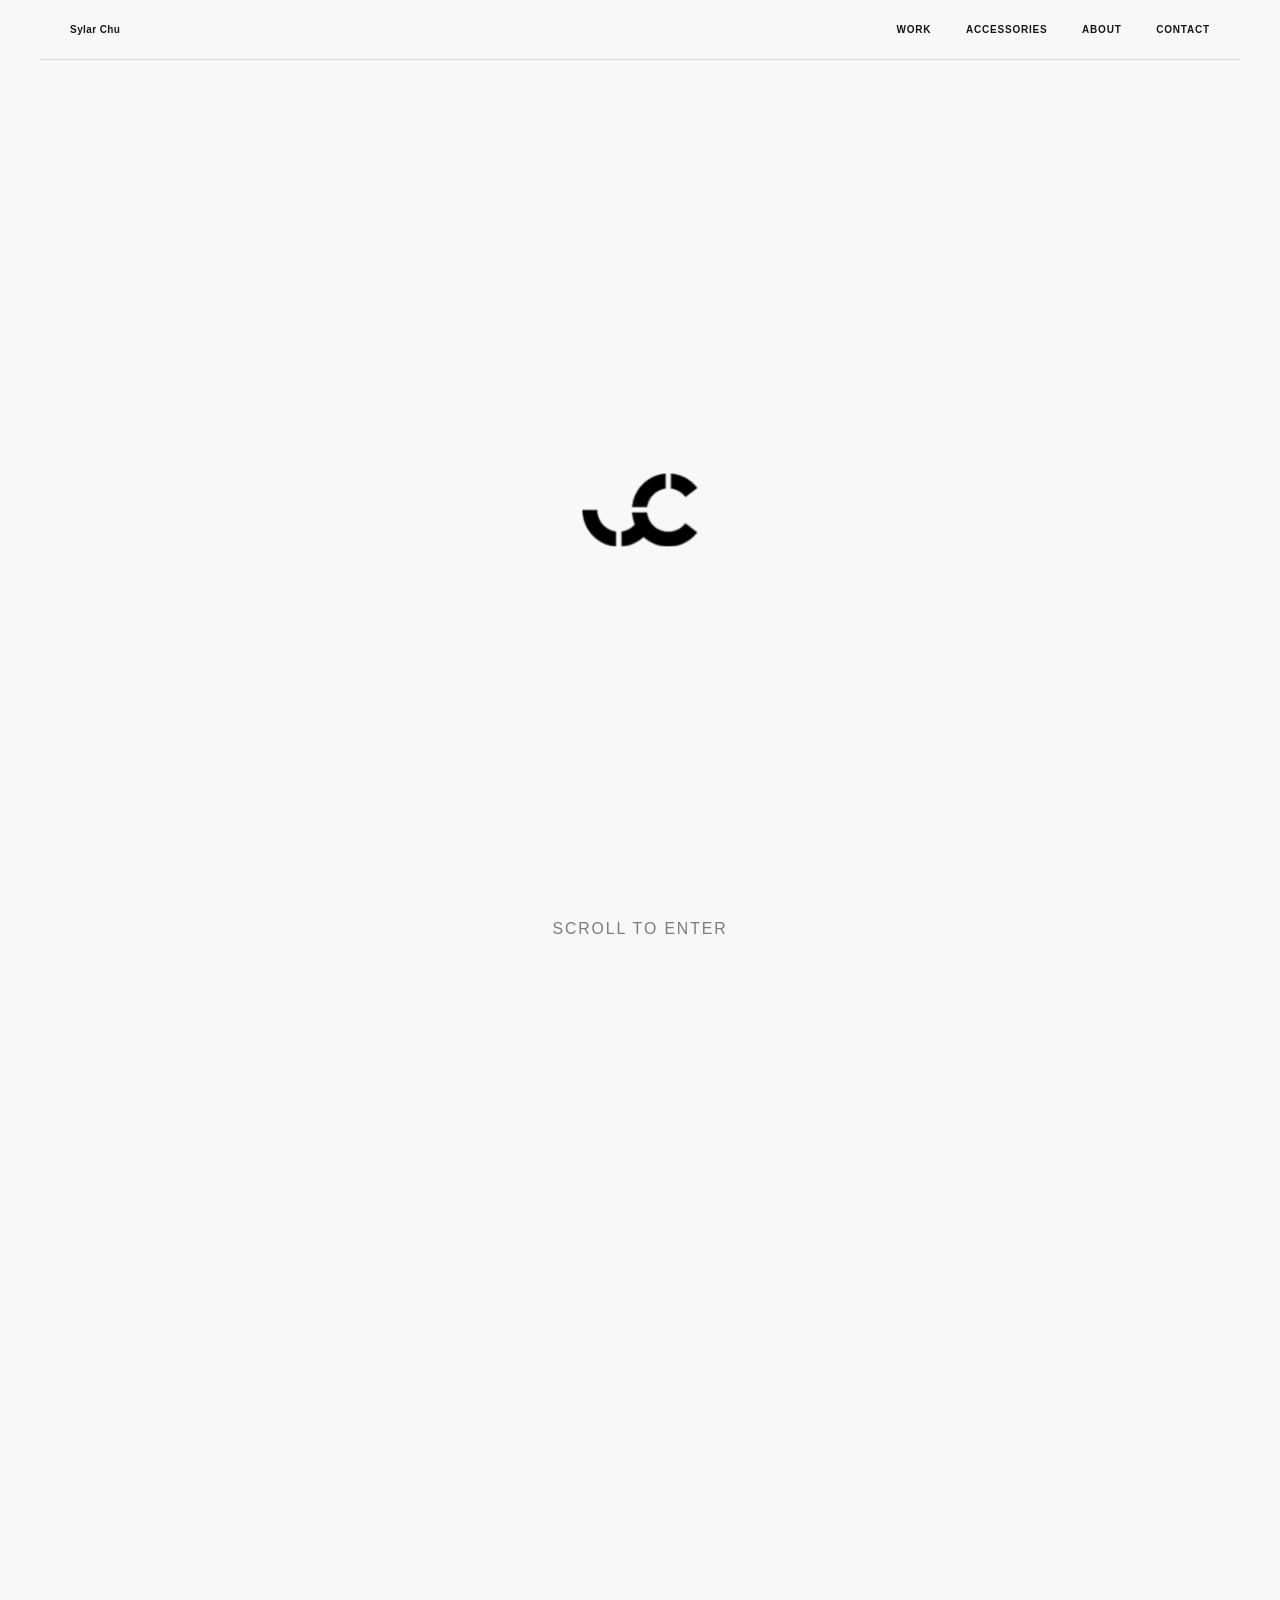
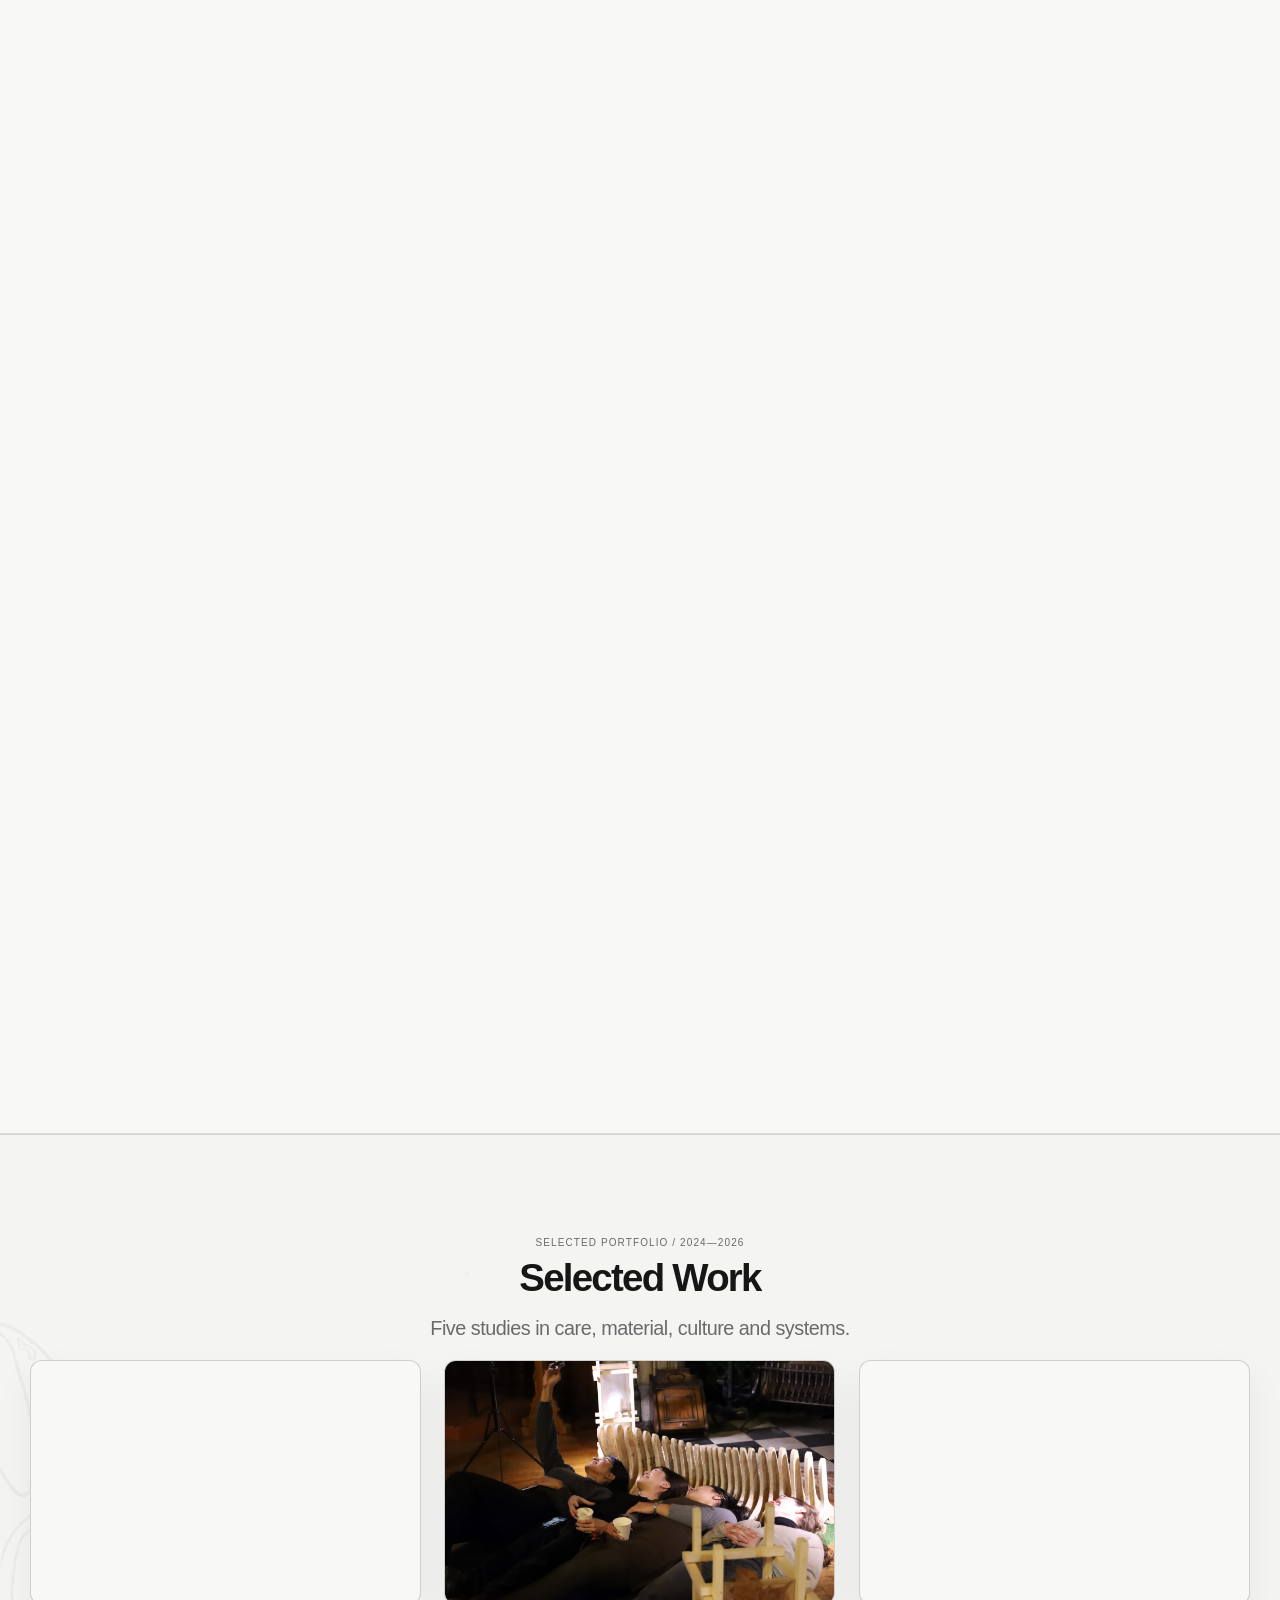
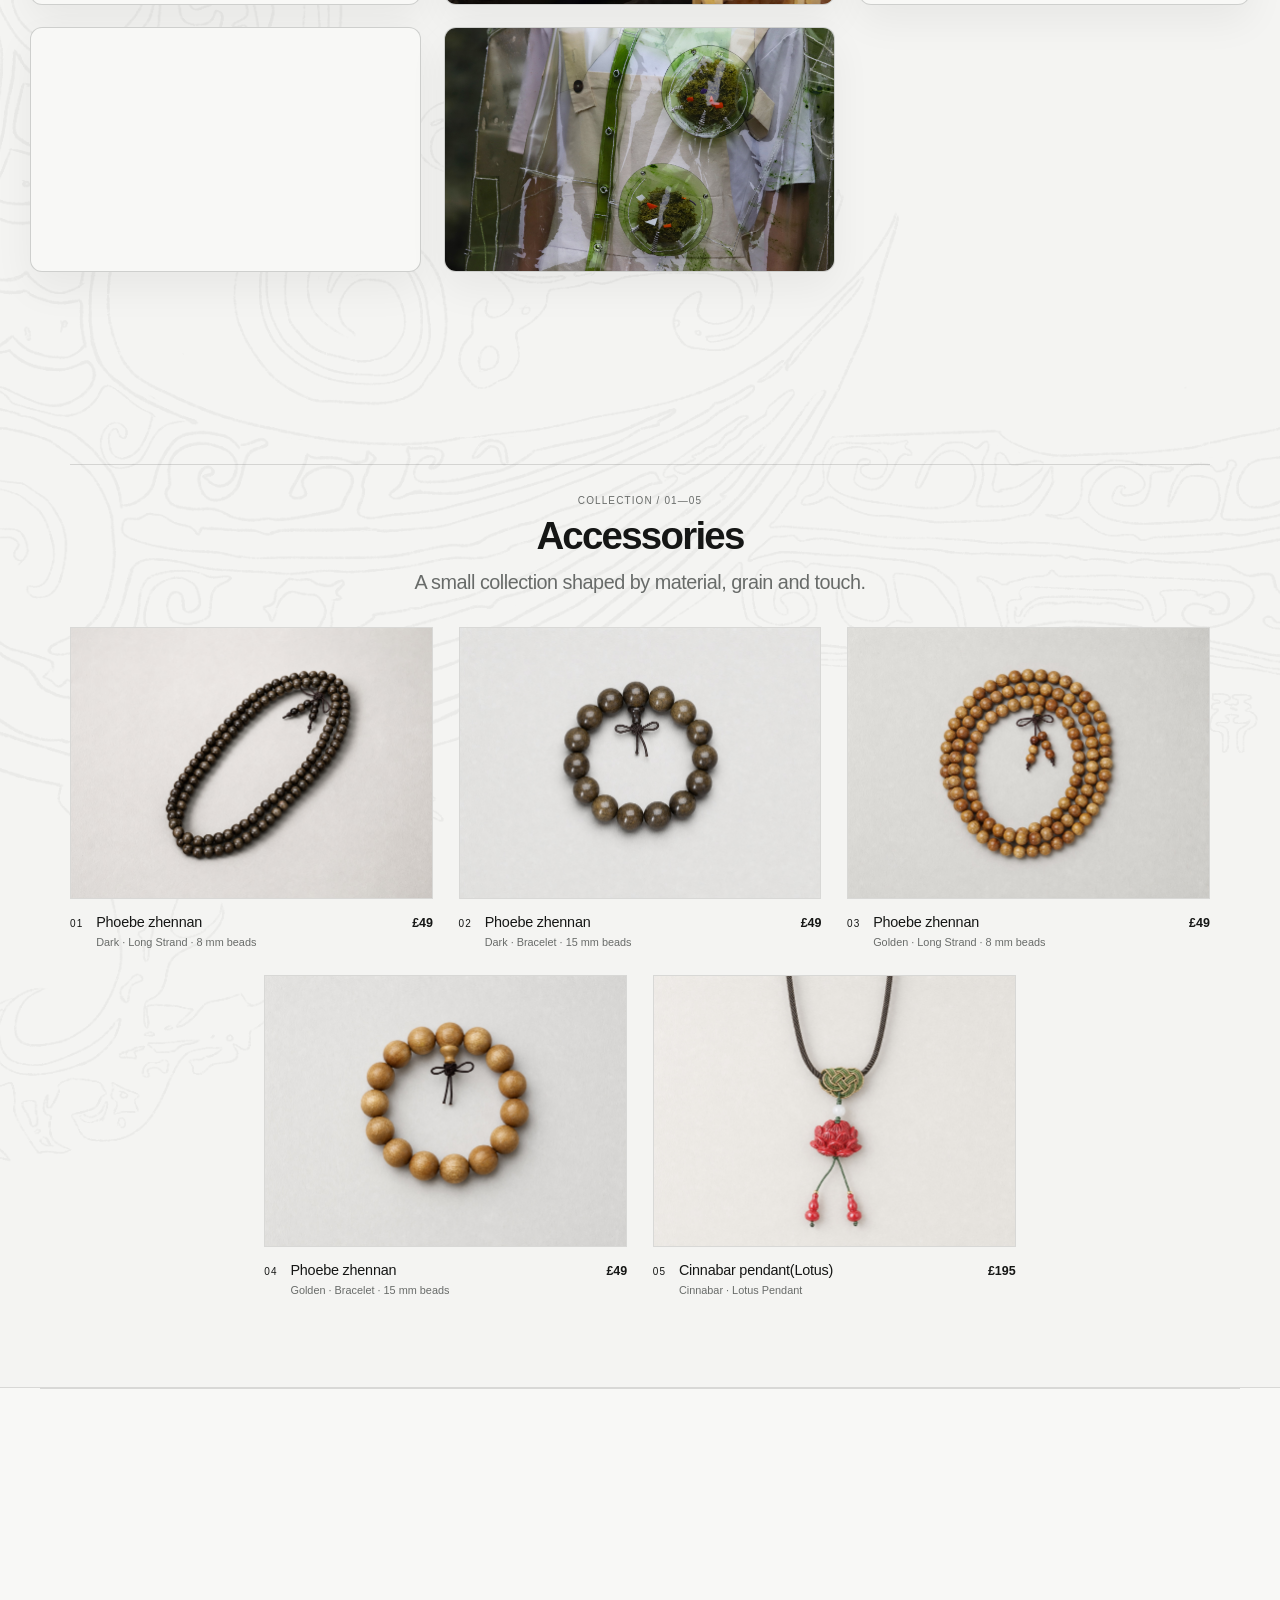
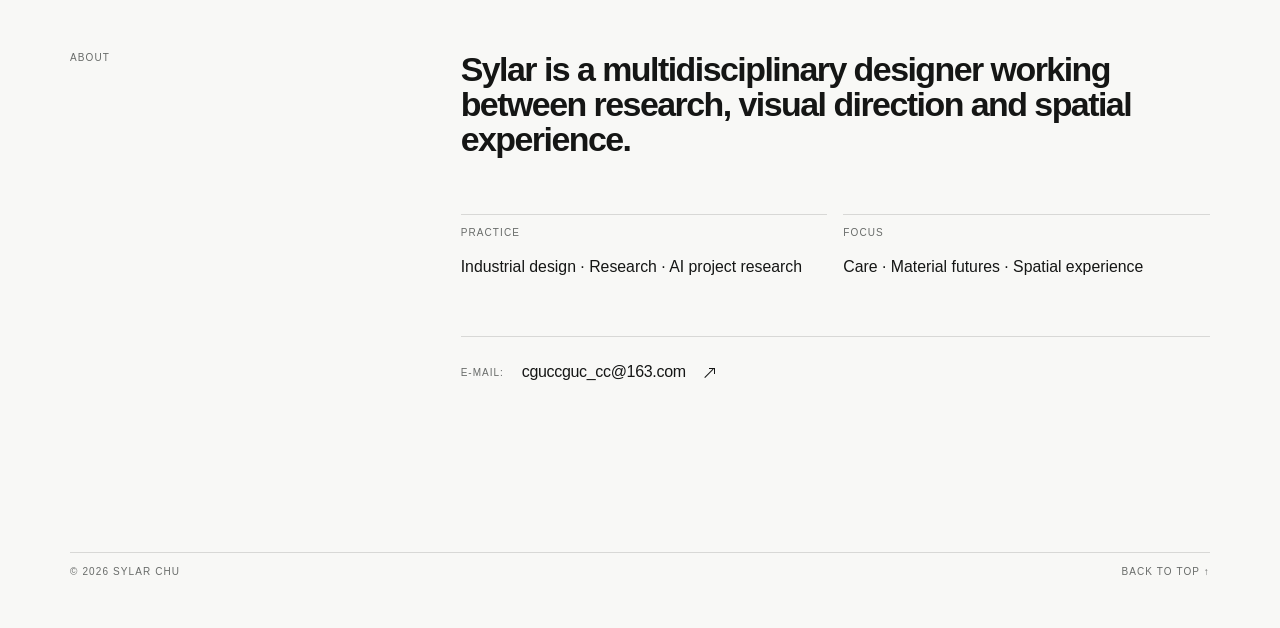
<file: index.html>
<!DOCTYPE html><html lang="en"><head><meta charSet="utf-8"/><meta name="viewport" content="width=device-width, initial-scale=1"/><link rel="preload" href="/chinese-linework-background.webp" as="image" fetchPriority="high"/><link rel="preload" as="image" href="/sylar-portrait-transparent-v1.webp" type="image/webp" fetchpriority="high"/><link rel="preload" as="image" href="/sylar-logo-transparent.png"/><link rel="stylesheet" href="/assets/index-BrM2KB0w.css" data-rsc-css-href="/assets/index-BrM2KB0w.css" data-precedence="vite-rsc/importer-resources"/><link rel="stylesheet" href="/assets/ScrollExpandIntro-fhi0xoli.css" data-precedence="vite-rsc/client-reference"/><title>Sylar Chu — Industrial Designer</title><meta name="description" content="Thoughtful products, systems and experiences designed to improve everyday life and contribute to a better world."/><meta property="og:title" content="Sylar Chu — Designing better futures"/><meta property="og:description" content="Industrial design for a better everyday and a better world."/><meta property="og:type" content="website"/><meta property="og:image" content="https://sylarchu.com/og.png"/><meta property="og:image:width" content="1254"/><meta property="og:image:height" content="1254"/><meta property="og:image:alt" content="Sylar Chu monogram"/><meta name="twitter:card" content="summary_large_image"/><meta name="twitter:title" content="Sylar Chu — Designing better futures"/><meta name="twitter:description" content="Industrial design for a better everyday and a better world."/><meta name="twitter:image" content="https://sylarchu.com/og.png"/>
<style data-static-intro-guard>
        .home-scroll-intro__expand .scroll-expand__media { opacity: 0; }
      </style>
      <script data-static-interaction>
        if (!location.hash || location.hash === "#top") {
          if ("scrollRestoration" in history) history.scrollRestoration = "manual";
          scrollTo(0, 0);
        }
      </script><link rel="stylesheet" href="/assets/browser-compat.css?v=20260812-2"/></head><body><main id="top"><header class="site-header page-container"><a class="site-brand" href="/" aria-label="Sylar Chu — home">Sylar Chu</a><nav aria-label="Primary navigation"><a href="#work">Work</a><a href="#accessories">Accessories</a><a href="#about">About</a><a href="#contact">Contact</a></nav></header><section class="home-scroll-intro" aria-labelledby="home-scroll-intro-title"><h1 class="sr-only" id="home-scroll-intro-title">Sylar Chu — Industrial Designer</h1><div class="scroll-expand  home-scroll-intro__expand"><div class="scroll-expand__track"><div class="scroll-expand__stage"><div class="scroll-expand__frame"><picture><source srcset="/sylar-portrait-transparent-v1.webp" type="image/webp"/><img class="scroll-expand__media" src="/sylar-portrait-transparent-v1.png" width="1024" height="1536" fetchpriority="high" decoding="async" alt="Black-and-white side portrait of Sylar Chu" draggable="false"/></picture><div class="scroll-expand__overlay scroll-expand__overlay--visible"><div class="home-scroll-intro__layout"><div class="home-scroll-intro__logo-wrap"><img class="home-intro__logo home-intro__logo--animated" src="/sylar-logo-transparent.png" alt="Sylar Chu monogram" width="546" height="345" decoding="async"/></div></div></div></div><div class="scroll-expand__hint">Scroll to enter</div></div></div></div></section><div class="home-canvas"><img class="home-canvas__art" src="/chinese-linework-background.webp" alt="" width="2732" height="2048" fetchPriority="high" decoding="async"/><span id="work" class="section-snap-anchor" aria-hidden="true"></span><section class="project-showcase-section page-container" ><div class="project-showcase"><header class="showcase-heading project-showcase__heading"><div><p class="eyebrow muted">Selected portfolio / 2024—2026</p><h2 class="heading-lg">Selected Work</h2></div><p class="body-large muted">Five studies in care, material, culture and systems.</p></header><div class="project-showcase__rail"><a class="project-showcase__link" href="/work/soulmate-tea-cup" aria-label="Open Soulmate Tea Cup"><figure class="tilted-card"><div class="tilted-card__inner" style="transform:none"><img src="/project-covers/soulmate-tea-cup.jpg" alt="Soulmate Tea Cup project cover" class="tilted-card__image" style="object-position:center calc(50% + 0%);transform:translateZ(0) scale(1)" loading="lazy" decoding="async"/><div class="tilted-card__overlay"><div class="project-card__label"><p class="project-card__category">Product Design · Cultural Research</p><div class="project-card__footer"><span class="meta-text">01</span><h3>Soulmate Tea Cup</h3><span class="meta-text">2024</span></div></div></div></div></figure></a><a class="project-showcase__link" href="/work/a-pocket-of-healing" aria-label="Open A Pocket of Healing"><figure class="tilted-card"><div class="tilted-card__inner" style="transform:none"><img src="/project-covers/a-pocket-of-healing.jpg" alt="A Pocket of Healing project cover" class="tilted-card__image" style="object-position:center calc(50% + 0%);transform:translateZ(0) scale(1)" loading="lazy" decoding="async"/><div class="tilted-card__overlay"><div class="project-card__label"><p class="project-card__category">Industrial Design · Sensory Experience</p><div class="project-card__footer"><span class="meta-text">02</span><h3>A Pocket of Healing</h3><span class="meta-text">2025</span></div></div></div></div></figure></a><a class="project-showcase__link" href="/work/tidemark" aria-label="Open TIDEMARK"><figure class="tilted-card"><div class="tilted-card__inner" style="transform:none"><img src="/project-covers/tidemark.jpg" alt="TIDEMARK project cover" class="tilted-card__image" style="object-position:center calc(50% + -16%);transform:translateZ(0) scale(1)" loading="lazy" decoding="async"/><div class="tilted-card__overlay"><div class="project-card__label"><p class="project-card__category">Industrial Design · Everyday Ritual</p><div class="project-card__footer"><span class="meta-text">03</span><h3>TIDEMARK</h3><span class="meta-text">2026</span></div></div></div></div></figure></a><a class="project-showcase__link" href="/work/coat-chairer" aria-label="Open COAT‑CHAIRER"><figure class="tilted-card"><div class="tilted-card__inner" style="transform:none"><img src="/project-covers/coat-chairer-outpaint-v1.webp" alt="COAT‑CHAIRER project cover" class="tilted-card__image" style="object-position:center calc(50% + 0%);transform:translateZ(0) scale(1)" loading="lazy" decoding="async"/><div class="tilted-card__overlay"><div class="project-card__label"><p class="project-card__category">Product Design · Social Interaction</p><div class="project-card__footer"><span class="meta-text">04</span><h3><span class="project-title-mark" aria-label="COAT-CHAIRER"><span aria-hidden="true">COAT</span><span class="project-title-mark__hyphen" aria-hidden="true"></span><span aria-hidden="true">CHAIRER</span></span></h3><span class="meta-text">2026</span></div></div></div></div></figure></a><a class="project-showcase__link" href="/work/mossuit-2030" aria-label="Open MOSSUIT 2030"><figure class="tilted-card"><div class="tilted-card__inner" style="transform:none"><img src="/project-covers/mossuit-2030.jpg" alt="MOSSUIT 2030 project cover" class="tilted-card__image" style="object-position:center calc(50% + 0%);transform:translateZ(0) scale(1)" loading="lazy" decoding="async"/><div class="tilted-card__overlay"><div class="project-card__label"><p class="project-card__category">Wearable Design · Speculative Research</p><div class="project-card__footer"><span class="meta-text">05</span><h3>MOSSUIT 2030</h3><span class="meta-text">2026</span></div></div></div></div></figure></a></div></div></section><span id="accessories" class="section-snap-anchor" aria-hidden="true"></span><section class="product-showcase-section page-container" ><div class="product-showcase"><header class="showcase-heading product-showcase__heading"><div><p class="eyebrow muted">Collection / 01—05</p><h2 class="heading-lg">Accessories</h2></div><p class="body-large muted">A small collection shaped by material, grain and touch.</p></header><div class="product-showcase__rail"><a class="product-card" href="/accessories/phoebe-zhennan-dark-strand" aria-label="Open Phoebe zhennan, Dark · Long Strand, 8 mm beads"><div class="product-card__image"><img src="/products/dark-long-necklace.jpg" alt="Phoebe zhennan — Dark · Long Strand" loading="lazy" decoding="async"/></div><div class="product-card__meta"><span class="meta-text">01</span><div><h3>Phoebe zhennan</h3><p class="product-card__variant">Dark · Long Strand<!-- --> · 8 mm beads</p></div><span class="product-card__price">£49</span></div></a><a class="product-card" href="/accessories/phoebe-zhennan-dark-bracelet" aria-label="Open Phoebe zhennan, Dark · Bracelet, 15 mm beads"><div class="product-card__image"><img src="/products/dark-large-bead-bracelet.jpg" alt="Phoebe zhennan — Dark · Bracelet" loading="lazy" decoding="async"/></div><div class="product-card__meta"><span class="meta-text">02</span><div><h3>Phoebe zhennan</h3><p class="product-card__variant">Dark · Bracelet<!-- --> · 15 mm beads</p></div><span class="product-card__price">£49</span></div></a><a class="product-card" href="/accessories/phoebe-zhennan-golden-strand" aria-label="Open Phoebe zhennan, Golden · Long Strand, 8 mm beads"><div class="product-card__image"><img src="/products/golden-multi-loop-necklace.jpg" alt="Phoebe zhennan — Golden · Long Strand" loading="lazy" decoding="async"/></div><div class="product-card__meta"><span class="meta-text">03</span><div><h3>Phoebe zhennan</h3><p class="product-card__variant">Golden · Long Strand<!-- --> · 8 mm beads</p></div><span class="product-card__price">£49</span></div></a><a class="product-card" href="/accessories/phoebe-zhennan-golden-bracelet" aria-label="Open Phoebe zhennan, Golden · Bracelet, 15 mm beads"><div class="product-card__image"><img src="/products/golden-large-bead-bracelet.jpg" alt="Phoebe zhennan — Golden · Bracelet" loading="lazy" decoding="async"/></div><div class="product-card__meta"><span class="meta-text">04</span><div><h3>Phoebe zhennan</h3><p class="product-card__variant">Golden · Bracelet<!-- --> · 15 mm beads</p></div><span class="product-card__price">£49</span></div></a><a class="product-card" href="/accessories/cinnabar-lotus-pendant" aria-label="Open Cinnabar pendant(Lotus), Cinnabar · Lotus Pendant"><div class="product-card__image"><img src="/products/cinnabar-lotus-pendant.jpg" alt="Cinnabar pendant(Lotus) — Cinnabar · Lotus Pendant" loading="lazy" decoding="async"/></div><div class="product-card__meta"><span class="meta-text">05</span><div><h3>Cinnabar pendant(Lotus)</h3><p class="product-card__variant">Cinnabar · Lotus Pendant</p></div><span class="product-card__price">£195</span></div></a></div></div></section></div><span id="about" class="section-snap-anchor" aria-hidden="true"></span><section class="framer-about page-container" ><p class="eyebrow muted">About</p><div class="framer-about__content"><p class="framer-about__copy heading-lg">Sylar is a multidisciplinary designer working between research, visual direction and spatial experience.</p><dl class="framer-about__details"><div><dt>Practice</dt><dd>Industrial design · Research · AI project research</dd></div><div><dt>Focus</dt><dd>Care · Material futures · Spatial experience</dd></div></dl><div class="framer-about__contact" id="contact"><a class="site-footer__email" href="mailto:cguccguc_cc@163.com"><span class="site-footer__label">E-mail:</span><span class="site-footer__address">cguccguc_cc@163.com</span><span class="site-footer__arrow diagonal-arrow" aria-hidden="true"></span></a></div></div><div class="site-footer__meta meta-text muted"><span>© <!-- -->2026<!-- --> <!-- -->Sylar Chu</span><a href="#top">Back to top ↑</a></div></section></main><script src="/static-interactions.js?v=20260812-3" defer data-static-interaction></script></body></html>
</file>
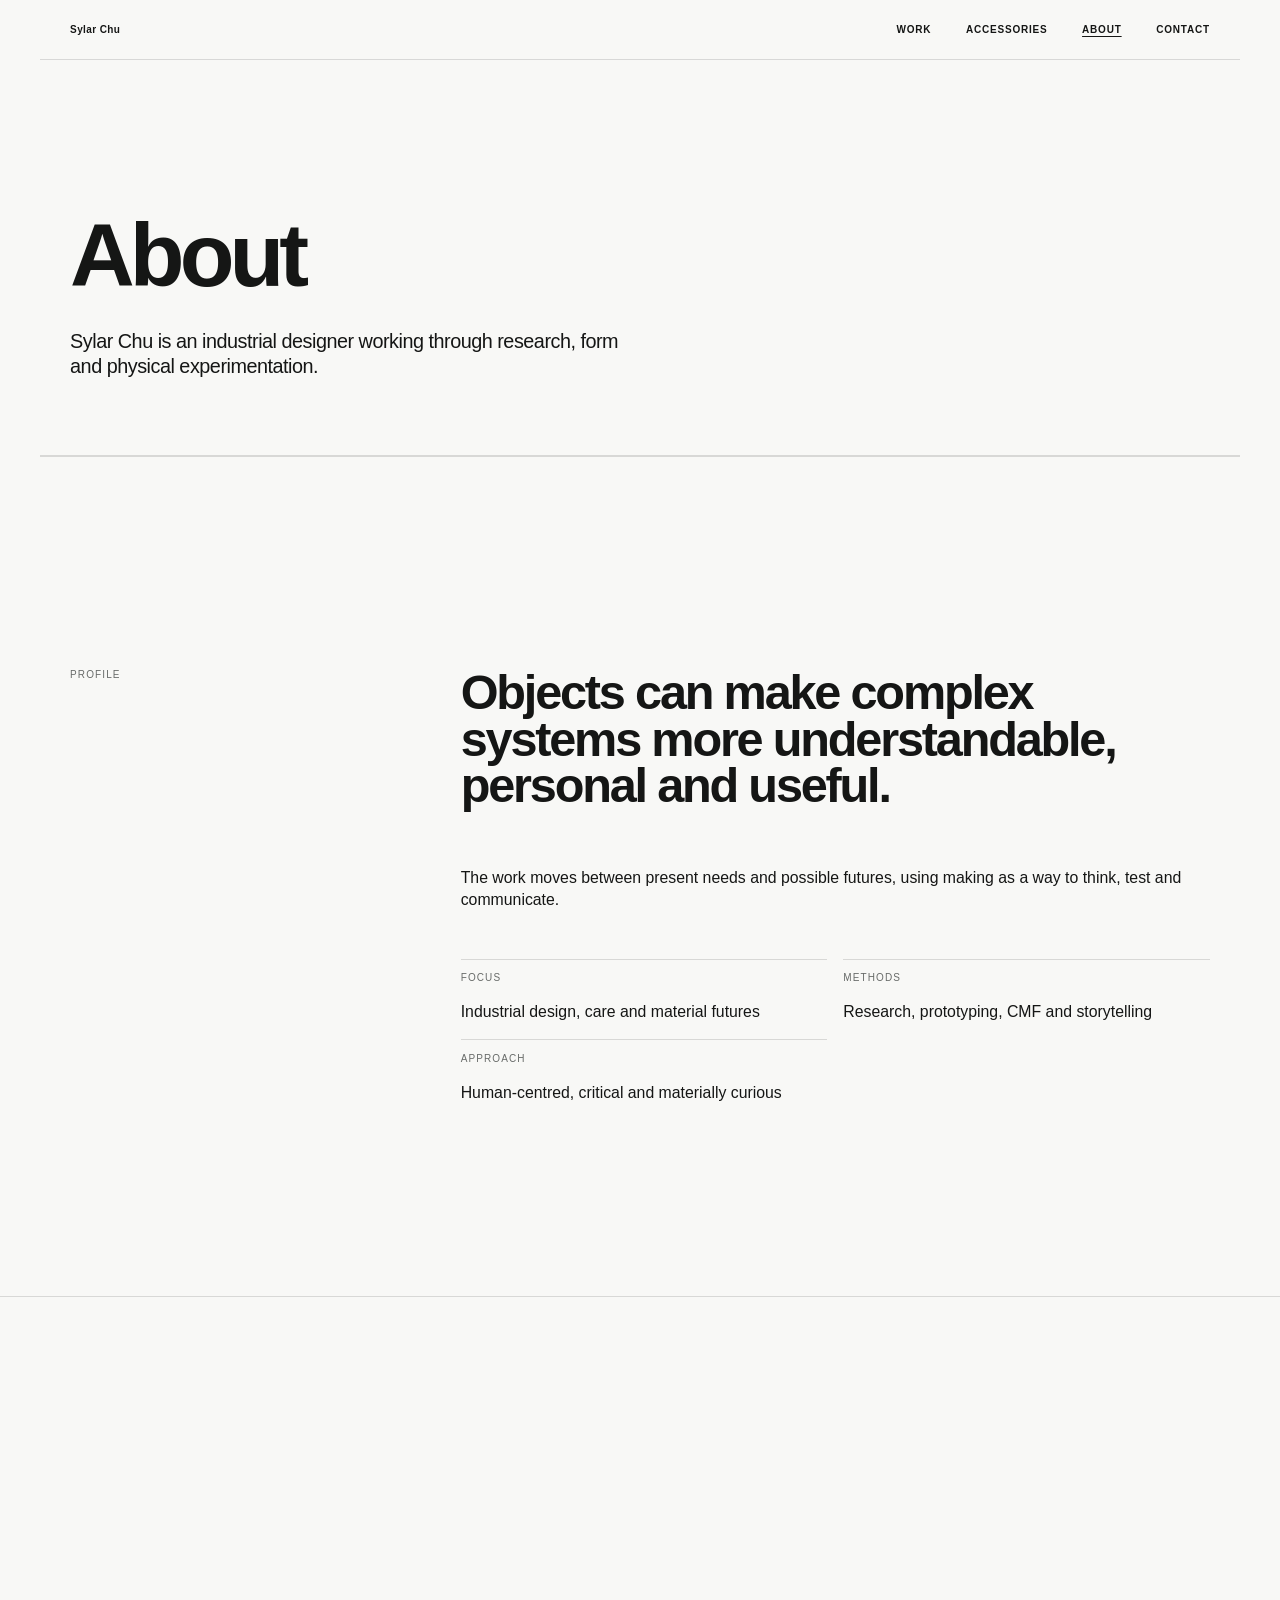
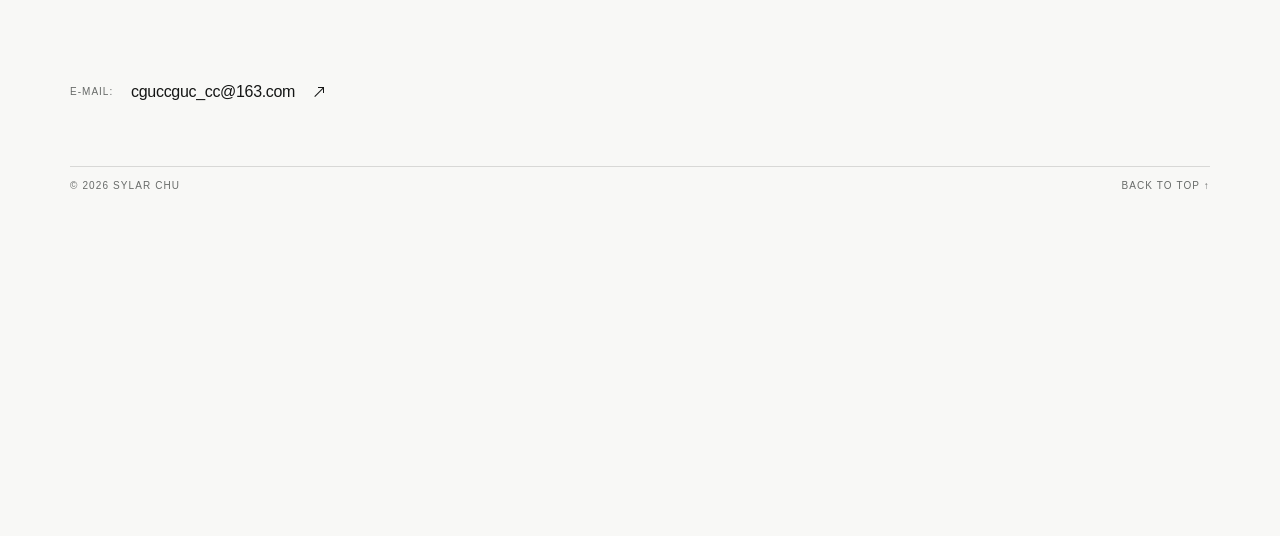
<file: about/index.html>
<!DOCTYPE html><html lang="en"><head><meta charSet="utf-8"/><meta name="viewport" content="width=device-width, initial-scale=1"/><link rel="stylesheet" href="/assets/index-BrM2KB0w.css" data-rsc-css-href="/assets/index-BrM2KB0w.css" data-precedence="vite-rsc/importer-resources"/><title>Sylar Chu — Industrial Designer</title><meta name="description" content="Thoughtful products, systems and experiences designed to improve everyday life and contribute to a better world."/><meta property="og:title" content="Sylar Chu — Designing better futures"/><meta property="og:description" content="Industrial design for a better everyday and a better world."/><meta property="og:type" content="website"/><meta property="og:image" content="https://sylarchu.com/og.png"/><meta property="og:image:width" content="1254"/><meta property="og:image:height" content="1254"/><meta property="og:image:alt" content="Sylar Chu monogram"/><meta name="twitter:card" content="summary_large_image"/><meta name="twitter:title" content="Sylar Chu — Designing better futures"/><meta name="twitter:description" content="Industrial design for a better everyday and a better world."/><meta name="twitter:image" content="https://sylarchu.com/og.png"/>
<style data-static-intro-guard>
        .home-scroll-intro__expand .scroll-expand__media { opacity: 0; }
      </style>
      <script data-static-interaction>
        if (!location.hash || location.hash === "#top") {
          if ("scrollRestoration" in history) history.scrollRestoration = "manual";
          scrollTo(0, 0);
        }
      </script><link rel="stylesheet" href="/assets/browser-compat.css?v=20260812-2"/></head><body><main id="top"><header class="site-header page-container"><a class="site-brand" href="/" aria-label="Sylar Chu — home">Sylar Chu</a><nav aria-label="Primary navigation"><a href="/work">Work</a><a href="/#accessories">Accessories</a><a aria-current="page" href="/about">About</a><a href="mailto:cguccguc_cc@163.com">Contact</a></nav></header><header class="page-intro page-container"><h1 class="display">About</h1><p class="page-intro__copy body-large">Sylar Chu is an industrial designer working through research, form and physical experimentation.</p></header><section class="framer-about page-container"><p class="eyebrow muted">Profile</p><div class="framer-about__content"><p class="heading-lg">Objects can make complex systems more understandable, personal and useful.</p><div><p>The work moves between present needs and possible futures, using making as a way to think, test and communicate.</p><dl class="framer-about__details" style="margin-top:3rem"><div><dt>Focus</dt><dd>Industrial design, care and material futures</dd></div><div><dt>Methods</dt><dd>Research, prototyping, CMF and storytelling</dd></div><div><dt>Approach</dt><dd>Human-centred, critical and materially curious</dd></div></dl></div></div></section><footer class="site-footer" id="contact"><div class="page-container"><a class="site-footer__email" href="mailto:cguccguc_cc@163.com"><span class="site-footer__label">E-mail:</span><span class="site-footer__address">cguccguc_cc@163.com</span><span class="site-footer__arrow diagonal-arrow" aria-hidden="true"></span></a><div class="site-footer__meta meta-text muted"><span>© <!-- -->2026<!-- --> <!-- -->Sylar Chu</span><a href="#top">Back to top ↑</a></div></div></footer></main><script src="/static-interactions.js?v=20260812-3" defer data-static-interaction></script></body></html>
</file>
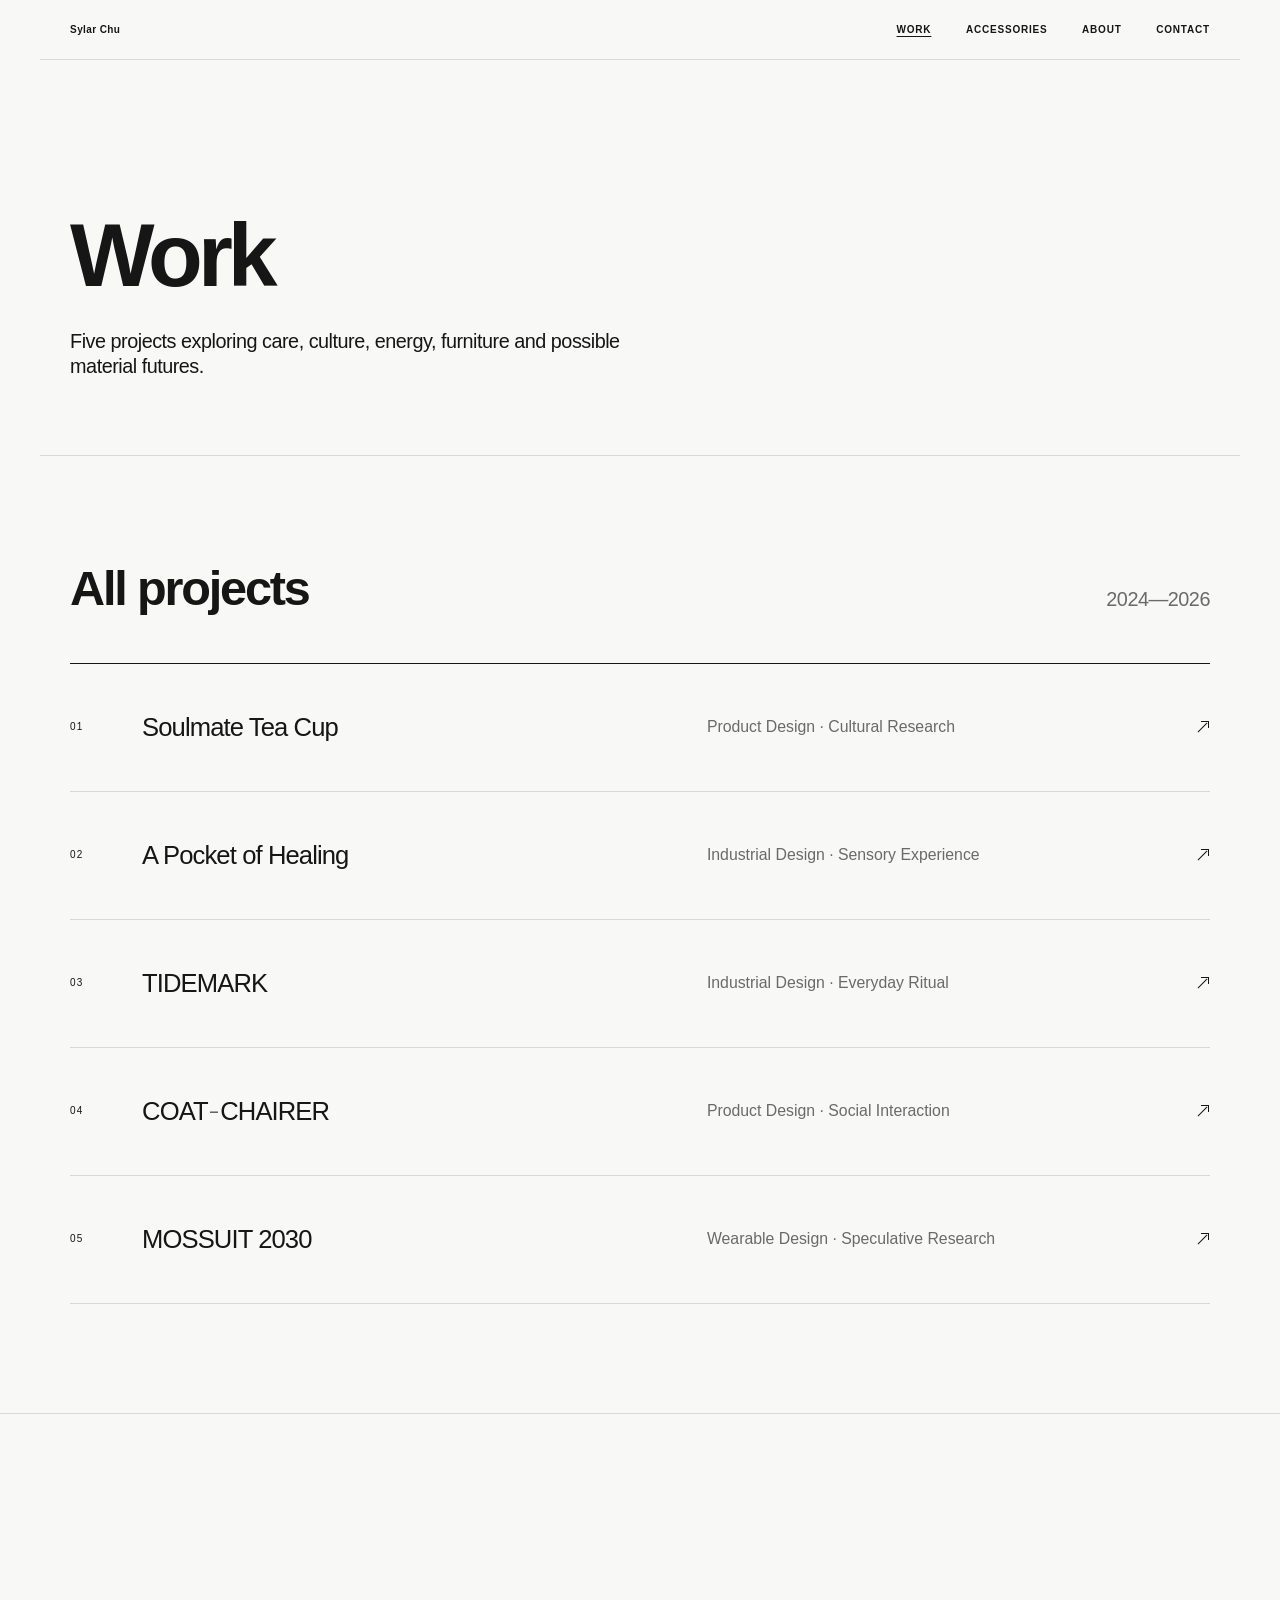
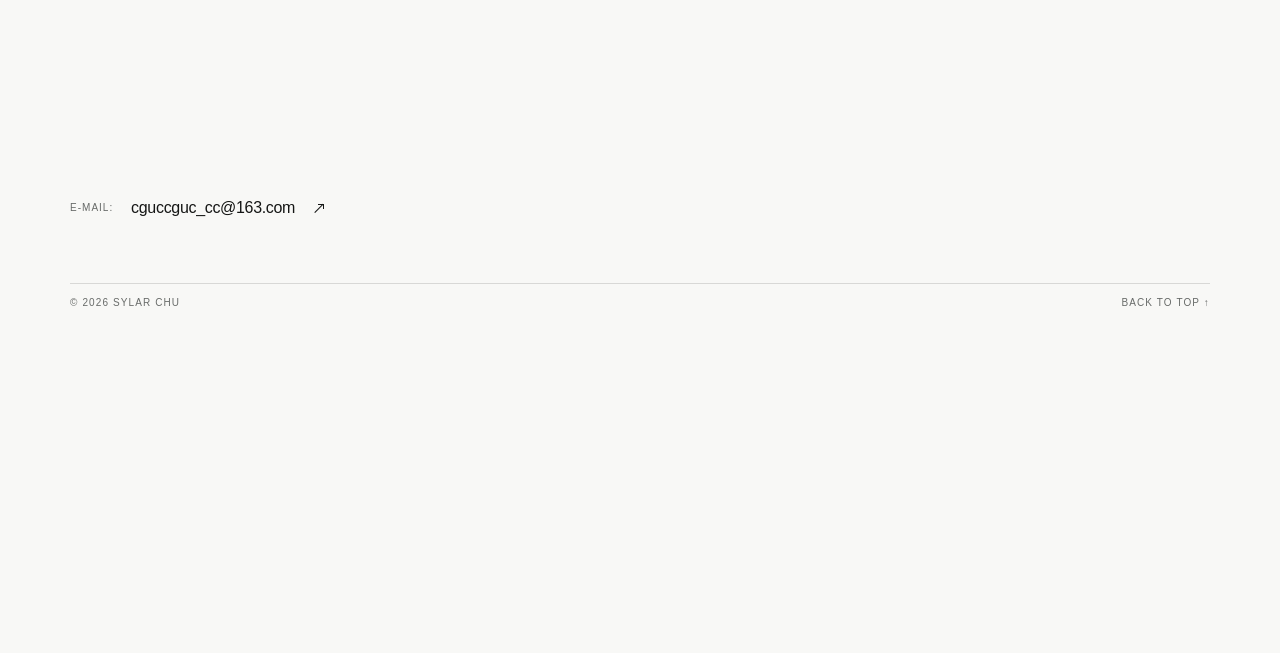
<file: work/index.html>
<!DOCTYPE html><html lang="en"><head><meta charSet="utf-8"/><meta name="viewport" content="width=device-width, initial-scale=1"/><link rel="stylesheet" href="/assets/index-BrM2KB0w.css" data-rsc-css-href="/assets/index-BrM2KB0w.css" data-precedence="vite-rsc/importer-resources"/><title>Sylar Chu — Industrial Designer</title><meta name="description" content="Thoughtful products, systems and experiences designed to improve everyday life and contribute to a better world."/><meta property="og:title" content="Sylar Chu — Designing better futures"/><meta property="og:description" content="Industrial design for a better everyday and a better world."/><meta property="og:type" content="website"/><meta property="og:image" content="https://sylarchu.com/og.png"/><meta property="og:image:width" content="1254"/><meta property="og:image:height" content="1254"/><meta property="og:image:alt" content="Sylar Chu monogram"/><meta name="twitter:card" content="summary_large_image"/><meta name="twitter:title" content="Sylar Chu — Designing better futures"/><meta name="twitter:description" content="Industrial design for a better everyday and a better world."/><meta name="twitter:image" content="https://sylarchu.com/og.png"/>
<style data-static-intro-guard>
        .home-scroll-intro__expand .scroll-expand__media { opacity: 0; }
      </style>
      <script data-static-interaction>
        if (!location.hash || location.hash === "#top") {
          if ("scrollRestoration" in history) history.scrollRestoration = "manual";
          scrollTo(0, 0);
        }
      </script><link rel="stylesheet" href="/assets/browser-compat.css?v=20260812-2"/></head><body><main id="top"><header class="site-header page-container"><a class="site-brand" href="/" aria-label="Sylar Chu — home">Sylar Chu</a><nav aria-label="Primary navigation"><a aria-current="page" href="/work">Work</a><a href="/#accessories">Accessories</a><a href="/about">About</a><a href="mailto:cguccguc_cc@163.com">Contact</a></nav></header><header class="page-intro page-container"><h1 class="display">Work</h1><p class="page-intro__copy body-large">Five projects exploring care, culture, energy, furniture and possible material futures.</p></header><section class="work-index page-container" aria-label="All projects"><header class="framer-section__header"><h2 class="heading-lg">All projects</h2><p class="body-large muted">2024—2026</p></header><div class="project-list"><a class="project-row" href="/work/soulmate-tea-cup"><span class="meta-text">01</span><h3 class="project-row__title heading-md">Soulmate Tea Cup</h3><p class="project-row__description">Product Design · Cultural Research</p><span class="project-row__arrow diagonal-arrow" aria-hidden="true"></span></a><a class="project-row" href="/work/a-pocket-of-healing"><span class="meta-text">02</span><h3 class="project-row__title heading-md">A Pocket of Healing</h3><p class="project-row__description">Industrial Design · Sensory Experience</p><span class="project-row__arrow diagonal-arrow" aria-hidden="true"></span></a><a class="project-row" href="/work/tidemark"><span class="meta-text">03</span><h3 class="project-row__title heading-md">TIDEMARK</h3><p class="project-row__description">Industrial Design · Everyday Ritual</p><span class="project-row__arrow diagonal-arrow" aria-hidden="true"></span></a><a class="project-row" href="/work/coat-chairer"><span class="meta-text">04</span><h3 class="project-row__title heading-md"><span class="project-title-mark" aria-label="COAT-CHAIRER"><span aria-hidden="true">COAT</span><span class="project-title-mark__hyphen" aria-hidden="true"></span><span aria-hidden="true">CHAIRER</span></span></h3><p class="project-row__description">Product Design · Social Interaction</p><span class="project-row__arrow diagonal-arrow" aria-hidden="true"></span></a><a class="project-row" href="/work/mossuit-2030"><span class="meta-text">05</span><h3 class="project-row__title heading-md">MOSSUIT 2030</h3><p class="project-row__description">Wearable Design · Speculative Research</p><span class="project-row__arrow diagonal-arrow" aria-hidden="true"></span></a></div></section><footer class="site-footer" id="contact"><div class="page-container"><a class="site-footer__email" href="mailto:cguccguc_cc@163.com"><span class="site-footer__label">E-mail:</span><span class="site-footer__address">cguccguc_cc@163.com</span><span class="site-footer__arrow diagonal-arrow" aria-hidden="true"></span></a><div class="site-footer__meta meta-text muted"><span>© <!-- -->2026<!-- --> <!-- -->Sylar Chu</span><a href="#top">Back to top ↑</a></div></div></footer></main><script src="/static-interactions.js?v=20260812-3" defer data-static-interaction></script></body></html>
</file>
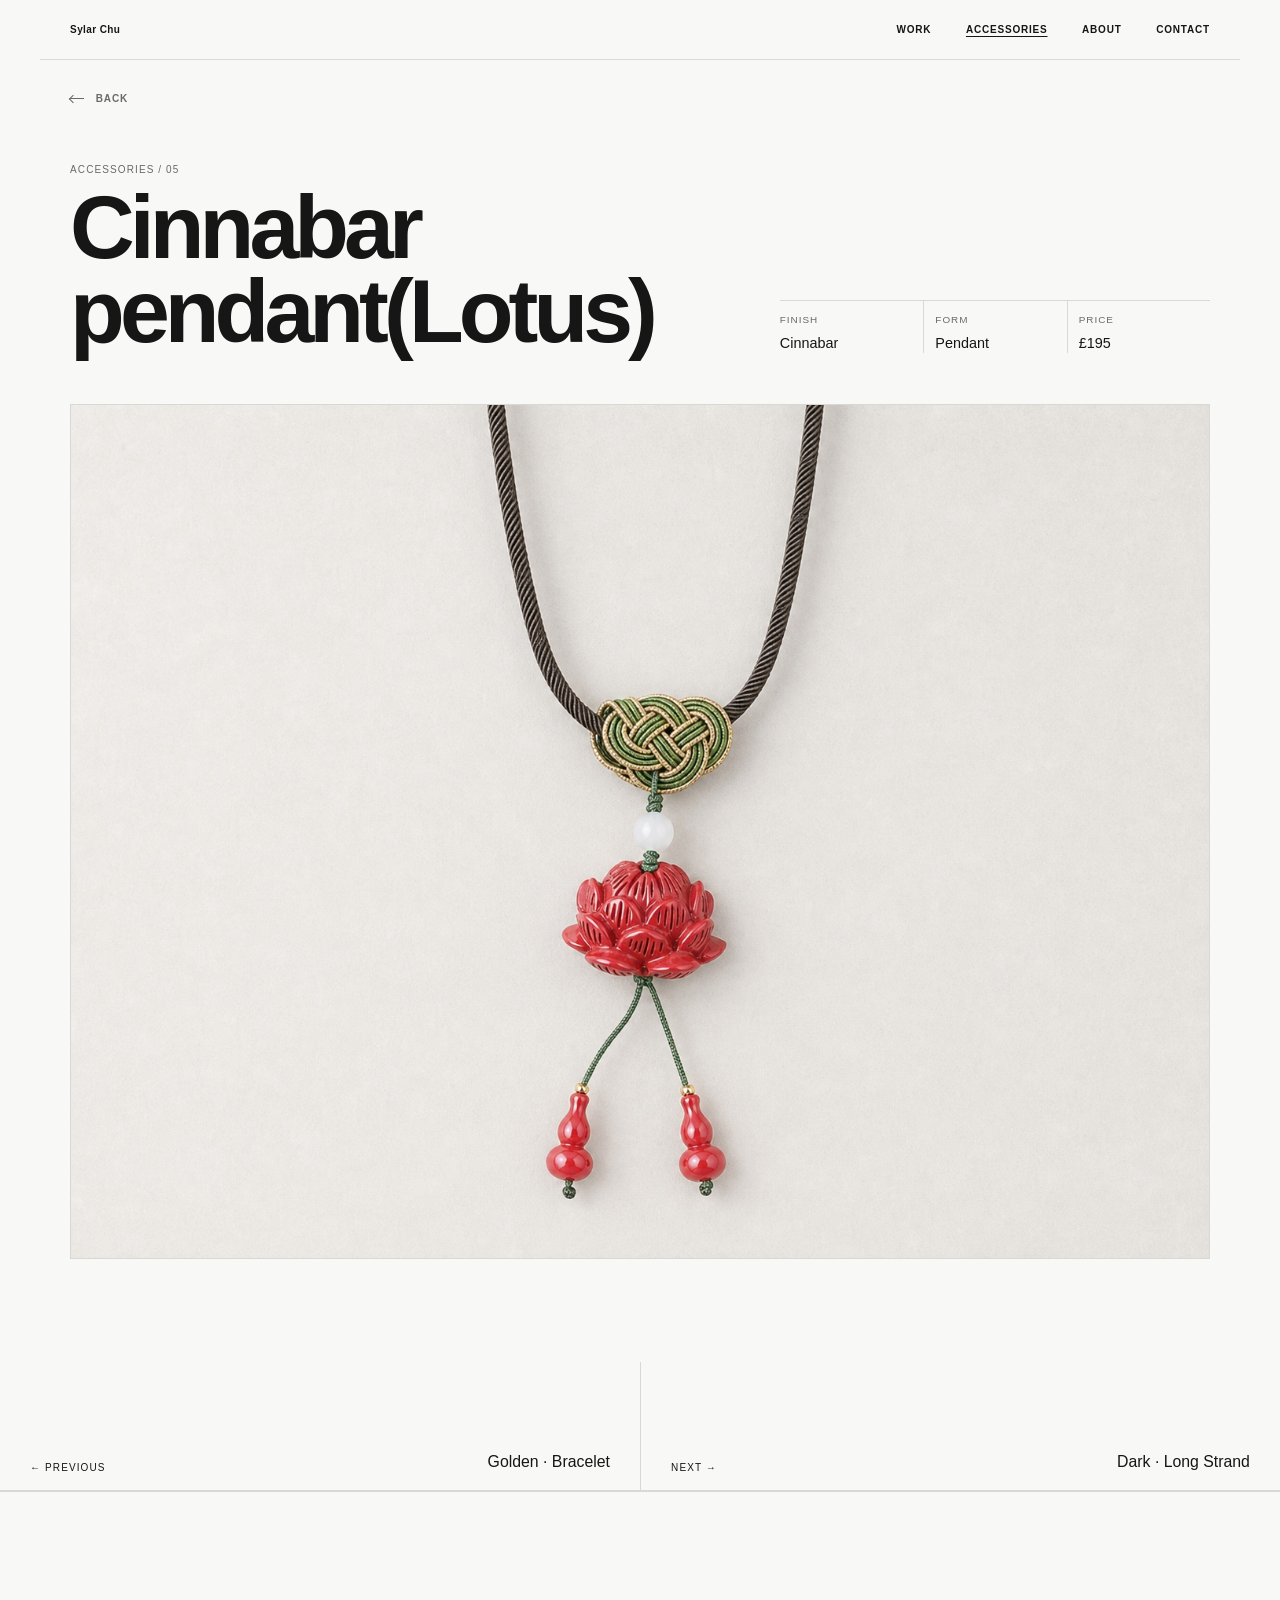
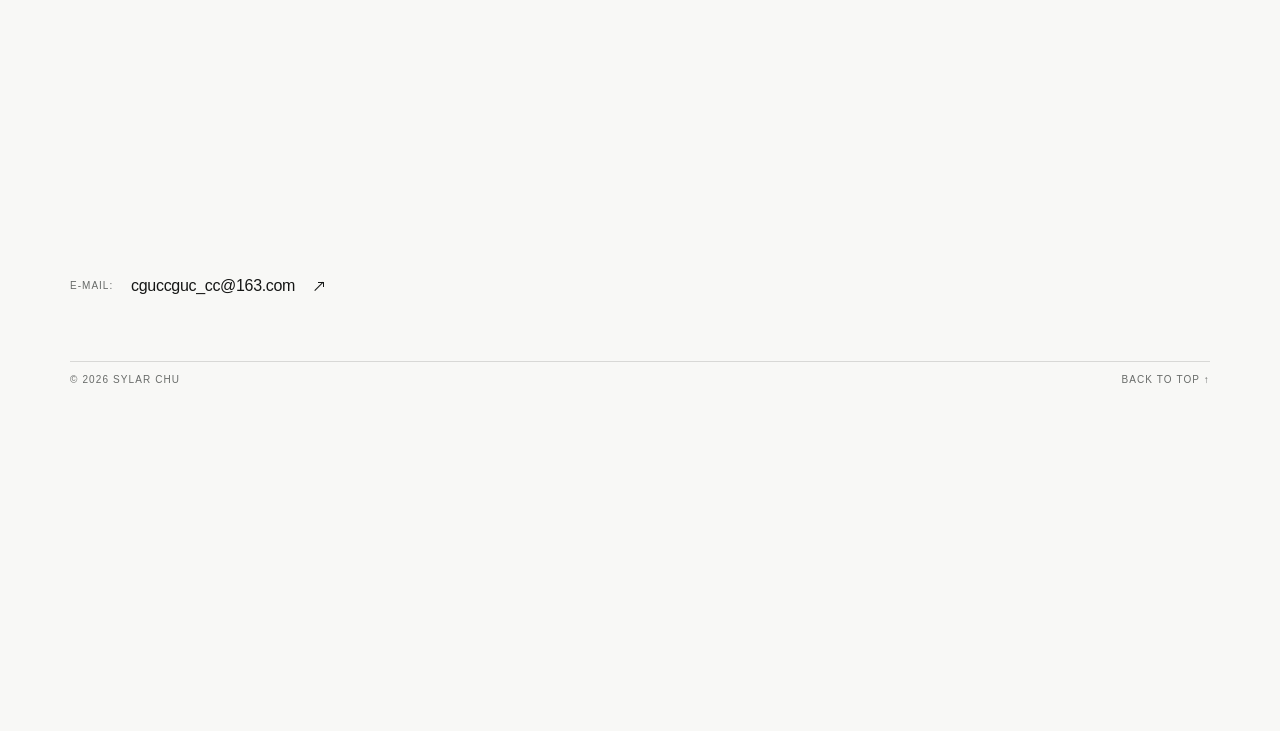
<file: accessories/cinnabar-lotus-pendant/index.html>
<!DOCTYPE html><html lang="en"><head><meta charSet="utf-8"/><meta name="viewport" content="width=device-width, initial-scale=1"/><link rel="preload" href="/products/cinnabar-lotus-pendant.jpg" as="image"/><link rel="stylesheet" href="/assets/index-BrM2KB0w.css" data-rsc-css-href="/assets/index-BrM2KB0w.css" data-precedence="vite-rsc/importer-resources"/><title>Sylar Chu — Industrial Designer</title><meta name="description" content="Thoughtful products, systems and experiences designed to improve everyday life and contribute to a better world."/><meta property="og:title" content="Sylar Chu — Designing better futures"/><meta property="og:description" content="Industrial design for a better everyday and a better world."/><meta property="og:type" content="website"/><meta property="og:image" content="https://sylarchu.com/og.png"/><meta property="og:image:width" content="1254"/><meta property="og:image:height" content="1254"/><meta property="og:image:alt" content="Sylar Chu monogram"/><meta name="twitter:card" content="summary_large_image"/><meta name="twitter:title" content="Sylar Chu — Designing better futures"/><meta name="twitter:description" content="Industrial design for a better everyday and a better world."/><meta name="twitter:image" content="https://sylarchu.com/og.png"/>
<style data-static-intro-guard>
        .home-scroll-intro__expand .scroll-expand__media { opacity: 0; }
      </style>
      <script data-static-interaction>
        if (!location.hash || location.hash === "#top") {
          if ("scrollRestoration" in history) history.scrollRestoration = "manual";
          scrollTo(0, 0);
        }
      </script><link rel="stylesheet" href="/assets/browser-compat.css?v=20260812-2"/></head><body><main id="top"><header class="site-header page-container"><a class="site-brand" href="/" aria-label="Sylar Chu — home">Sylar Chu</a><nav aria-label="Primary navigation"><a href="/work">Work</a><a aria-current="page" href="/#accessories">Accessories</a><a href="/about">About</a><a href="mailto:cguccguc_cc@163.com">Contact</a></nav></header><div class="detail-back-row page-container"><a class="detail-back-link" href="/#accessories"><span class="back-arrow" aria-hidden="true"></span>Back</a></div><header class="accessory-detail__header page-container"><div><p class="eyebrow muted">Accessories / <!-- -->05</p><h1 class="display">Cinnabar pendant(Lotus)</h1></div><dl class="accessory-detail__info"><div><dt>Finish</dt><dd>Cinnabar</dd></div><div><dt>Form</dt><dd>Pendant</dd></div><div><dt>Price</dt><dd>£195</dd></div></dl></header><figure class="accessory-detail__image page-container"><img src="/products/cinnabar-lotus-pendant.jpg" alt="Cinnabar pendant(Lotus) — Cinnabar · Lotus Pendant" width="1448" height="1086"/></figure><nav class="project-pagination" aria-label="Accessory pagination"><a href="/accessories/phoebe-zhennan-golden-bracelet"><span class="meta-text">← Previous</span><span>Golden · Bracelet</span></a><a href="/accessories/phoebe-zhennan-dark-strand"><span class="meta-text">Next →</span><span>Dark · Long Strand</span></a></nav><footer class="site-footer" id="contact"><div class="page-container"><a class="site-footer__email" href="mailto:cguccguc_cc@163.com"><span class="site-footer__label">E-mail:</span><span class="site-footer__address">cguccguc_cc@163.com</span><span class="site-footer__arrow diagonal-arrow" aria-hidden="true"></span></a><div class="site-footer__meta meta-text muted"><span>© <!-- -->2026<!-- --> <!-- -->Sylar Chu</span><a href="#top">Back to top ↑</a></div></div></footer></main><script src="/static-interactions.js?v=20260812-3" defer data-static-interaction></script></body></html>
</file>
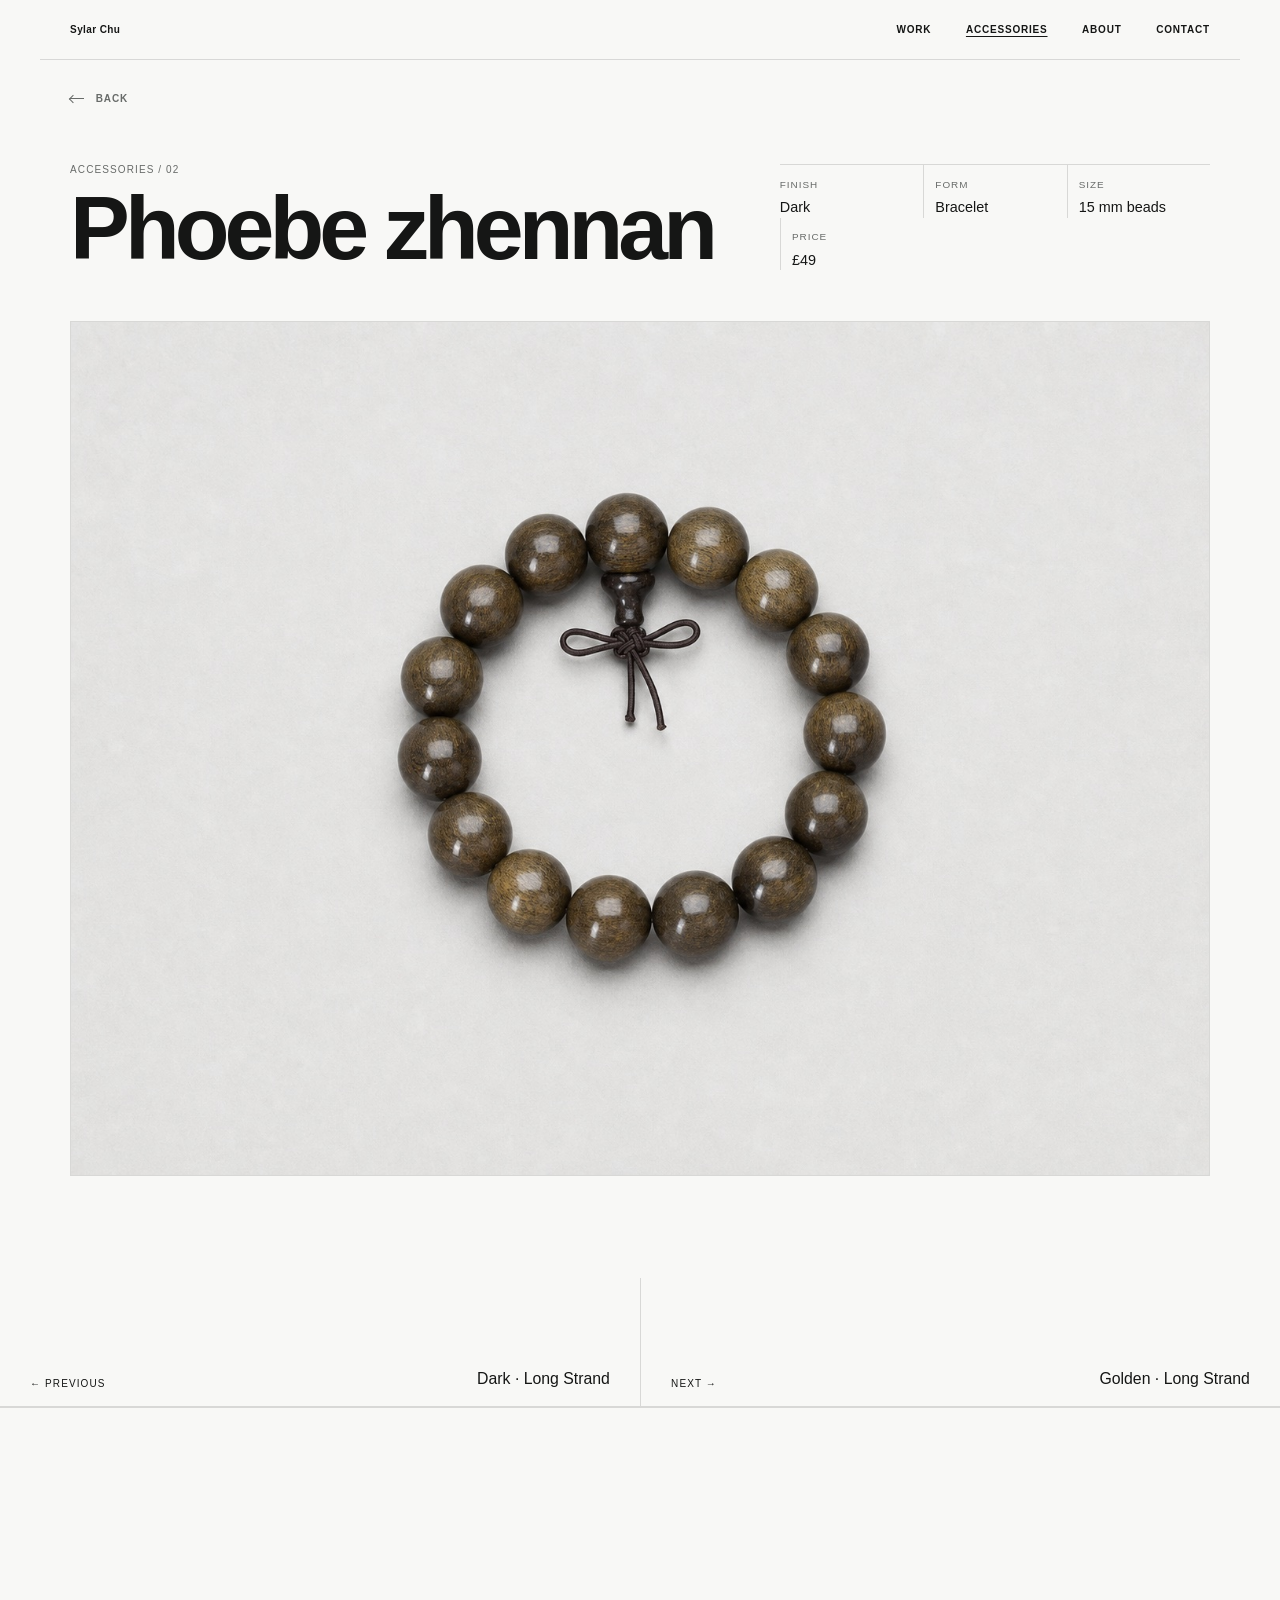
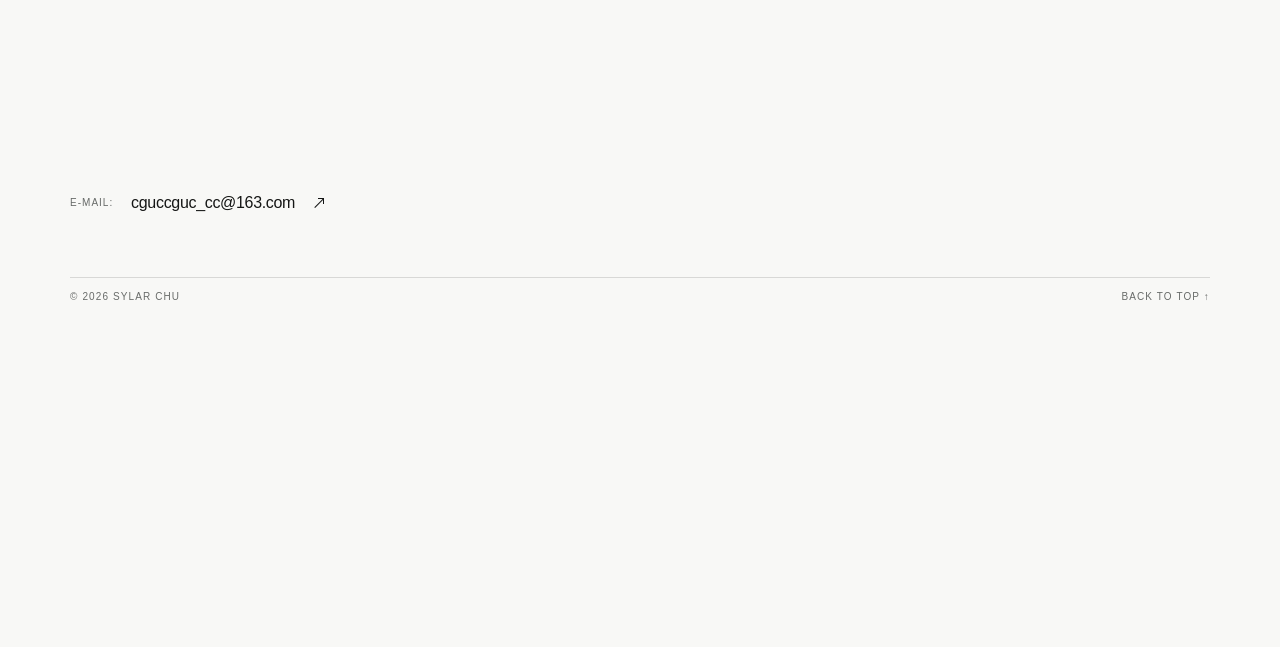
<file: accessories/phoebe-zhennan-dark-bracelet/index.html>
<!DOCTYPE html><html lang="en"><head><meta charSet="utf-8"/><meta name="viewport" content="width=device-width, initial-scale=1"/><link rel="preload" href="/products/dark-large-bead-bracelet.jpg" as="image"/><link rel="stylesheet" href="/assets/index-BrM2KB0w.css" data-rsc-css-href="/assets/index-BrM2KB0w.css" data-precedence="vite-rsc/importer-resources"/><title>Sylar Chu — Industrial Designer</title><meta name="description" content="Thoughtful products, systems and experiences designed to improve everyday life and contribute to a better world."/><meta property="og:title" content="Sylar Chu — Designing better futures"/><meta property="og:description" content="Industrial design for a better everyday and a better world."/><meta property="og:type" content="website"/><meta property="og:image" content="https://sylarchu.com/og.png"/><meta property="og:image:width" content="1254"/><meta property="og:image:height" content="1254"/><meta property="og:image:alt" content="Sylar Chu monogram"/><meta name="twitter:card" content="summary_large_image"/><meta name="twitter:title" content="Sylar Chu — Designing better futures"/><meta name="twitter:description" content="Industrial design for a better everyday and a better world."/><meta name="twitter:image" content="https://sylarchu.com/og.png"/>
<style data-static-intro-guard>
        .home-scroll-intro__expand .scroll-expand__media { opacity: 0; }
      </style>
      <script data-static-interaction>
        if (!location.hash || location.hash === "#top") {
          if ("scrollRestoration" in history) history.scrollRestoration = "manual";
          scrollTo(0, 0);
        }
      </script><link rel="stylesheet" href="/assets/browser-compat.css?v=20260812-2"/></head><body><main id="top"><header class="site-header page-container"><a class="site-brand" href="/" aria-label="Sylar Chu — home">Sylar Chu</a><nav aria-label="Primary navigation"><a href="/work">Work</a><a aria-current="page" href="/#accessories">Accessories</a><a href="/about">About</a><a href="mailto:cguccguc_cc@163.com">Contact</a></nav></header><div class="detail-back-row page-container"><a class="detail-back-link" href="/#accessories"><span class="back-arrow" aria-hidden="true"></span>Back</a></div><header class="accessory-detail__header page-container"><div><p class="eyebrow muted">Accessories / <!-- -->02</p><h1 class="display">Phoebe zhennan</h1></div><dl class="accessory-detail__info"><div><dt>Finish</dt><dd>Dark</dd></div><div><dt>Form</dt><dd>Bracelet</dd></div><div><dt>Size</dt><dd>15 mm beads</dd></div><div><dt>Price</dt><dd>£49</dd></div></dl></header><figure class="accessory-detail__image page-container"><img src="/products/dark-large-bead-bracelet.jpg" alt="Phoebe zhennan — Dark · Bracelet" width="1448" height="1086"/></figure><nav class="project-pagination" aria-label="Accessory pagination"><a href="/accessories/phoebe-zhennan-dark-strand"><span class="meta-text">← Previous</span><span>Dark · Long Strand</span></a><a href="/accessories/phoebe-zhennan-golden-strand"><span class="meta-text">Next →</span><span>Golden · Long Strand</span></a></nav><footer class="site-footer" id="contact"><div class="page-container"><a class="site-footer__email" href="mailto:cguccguc_cc@163.com"><span class="site-footer__label">E-mail:</span><span class="site-footer__address">cguccguc_cc@163.com</span><span class="site-footer__arrow diagonal-arrow" aria-hidden="true"></span></a><div class="site-footer__meta meta-text muted"><span>© <!-- -->2026<!-- --> <!-- -->Sylar Chu</span><a href="#top">Back to top ↑</a></div></div></footer></main><script src="/static-interactions.js?v=20260812-3" defer data-static-interaction></script></body></html>
</file>
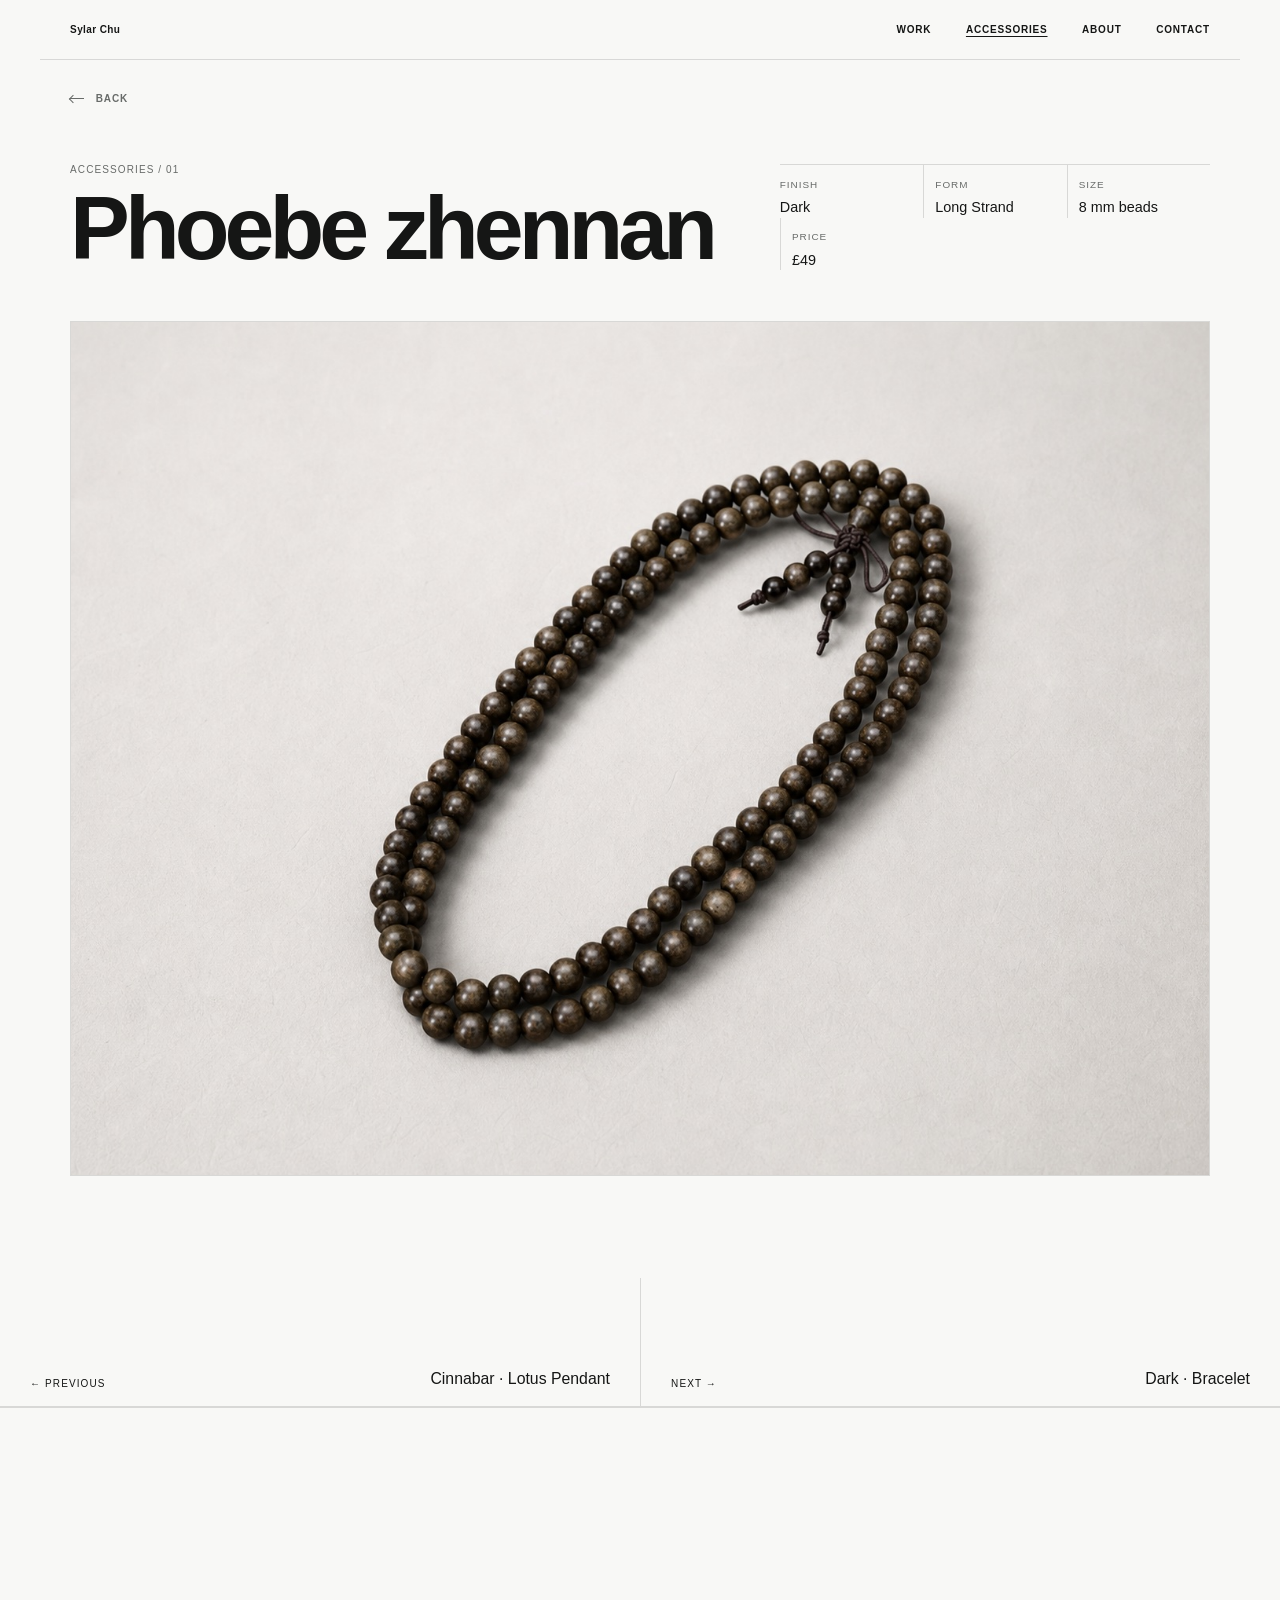
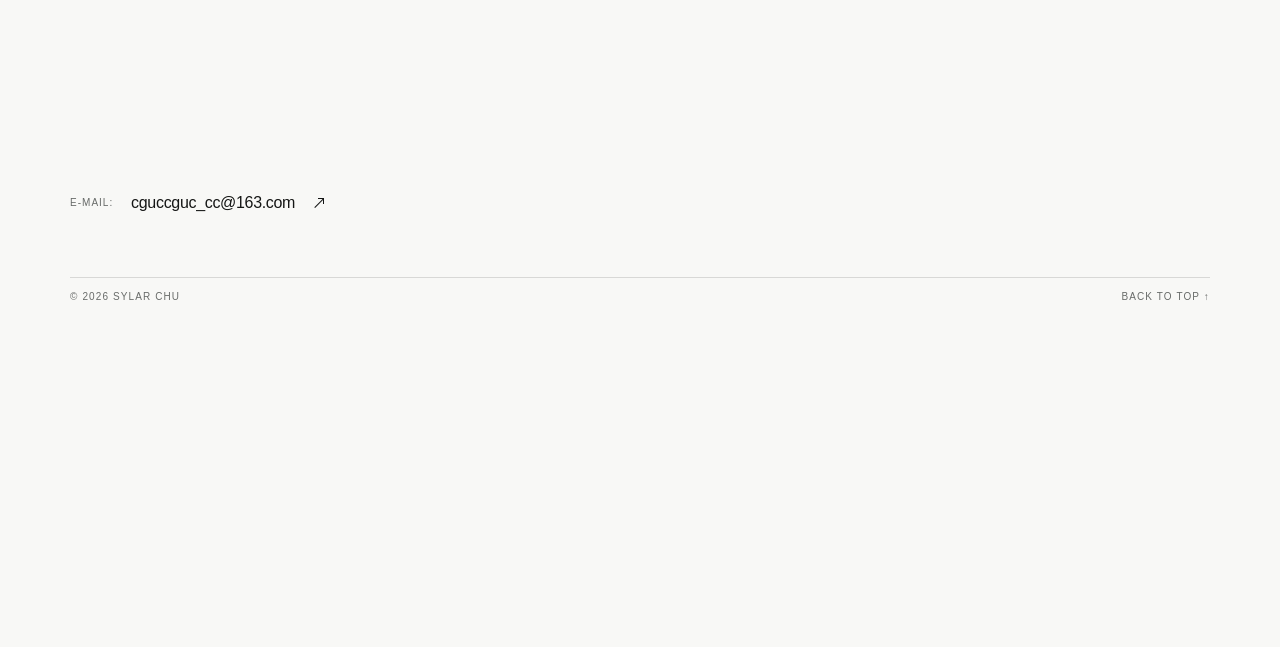
<file: accessories/phoebe-zhennan-dark-strand/index.html>
<!DOCTYPE html><html lang="en"><head><meta charSet="utf-8"/><meta name="viewport" content="width=device-width, initial-scale=1"/><link rel="preload" href="/products/dark-long-necklace.jpg" as="image"/><link rel="stylesheet" href="/assets/index-BrM2KB0w.css" data-rsc-css-href="/assets/index-BrM2KB0w.css" data-precedence="vite-rsc/importer-resources"/><title>Sylar Chu — Industrial Designer</title><meta name="description" content="Thoughtful products, systems and experiences designed to improve everyday life and contribute to a better world."/><meta property="og:title" content="Sylar Chu — Designing better futures"/><meta property="og:description" content="Industrial design for a better everyday and a better world."/><meta property="og:type" content="website"/><meta property="og:image" content="https://sylarchu.com/og.png"/><meta property="og:image:width" content="1254"/><meta property="og:image:height" content="1254"/><meta property="og:image:alt" content="Sylar Chu monogram"/><meta name="twitter:card" content="summary_large_image"/><meta name="twitter:title" content="Sylar Chu — Designing better futures"/><meta name="twitter:description" content="Industrial design for a better everyday and a better world."/><meta name="twitter:image" content="https://sylarchu.com/og.png"/>
<style data-static-intro-guard>
        .home-scroll-intro__expand .scroll-expand__media { opacity: 0; }
      </style>
      <script data-static-interaction>
        if (!location.hash || location.hash === "#top") {
          if ("scrollRestoration" in history) history.scrollRestoration = "manual";
          scrollTo(0, 0);
        }
      </script><link rel="stylesheet" href="/assets/browser-compat.css?v=20260812-2"/></head><body><main id="top"><header class="site-header page-container"><a class="site-brand" href="/" aria-label="Sylar Chu — home">Sylar Chu</a><nav aria-label="Primary navigation"><a href="/work">Work</a><a aria-current="page" href="/#accessories">Accessories</a><a href="/about">About</a><a href="mailto:cguccguc_cc@163.com">Contact</a></nav></header><div class="detail-back-row page-container"><a class="detail-back-link" href="/#accessories"><span class="back-arrow" aria-hidden="true"></span>Back</a></div><header class="accessory-detail__header page-container"><div><p class="eyebrow muted">Accessories / <!-- -->01</p><h1 class="display">Phoebe zhennan</h1></div><dl class="accessory-detail__info"><div><dt>Finish</dt><dd>Dark</dd></div><div><dt>Form</dt><dd>Long Strand</dd></div><div><dt>Size</dt><dd>8 mm beads</dd></div><div><dt>Price</dt><dd>£49</dd></div></dl></header><figure class="accessory-detail__image page-container"><img src="/products/dark-long-necklace.jpg" alt="Phoebe zhennan — Dark · Long Strand" width="1448" height="1086"/></figure><nav class="project-pagination" aria-label="Accessory pagination"><a href="/accessories/cinnabar-lotus-pendant"><span class="meta-text">← Previous</span><span>Cinnabar · Lotus Pendant</span></a><a href="/accessories/phoebe-zhennan-dark-bracelet"><span class="meta-text">Next →</span><span>Dark · Bracelet</span></a></nav><footer class="site-footer" id="contact"><div class="page-container"><a class="site-footer__email" href="mailto:cguccguc_cc@163.com"><span class="site-footer__label">E-mail:</span><span class="site-footer__address">cguccguc_cc@163.com</span><span class="site-footer__arrow diagonal-arrow" aria-hidden="true"></span></a><div class="site-footer__meta meta-text muted"><span>© <!-- -->2026<!-- --> <!-- -->Sylar Chu</span><a href="#top">Back to top ↑</a></div></div></footer></main><script src="/static-interactions.js?v=20260812-3" defer data-static-interaction></script></body></html>
</file>
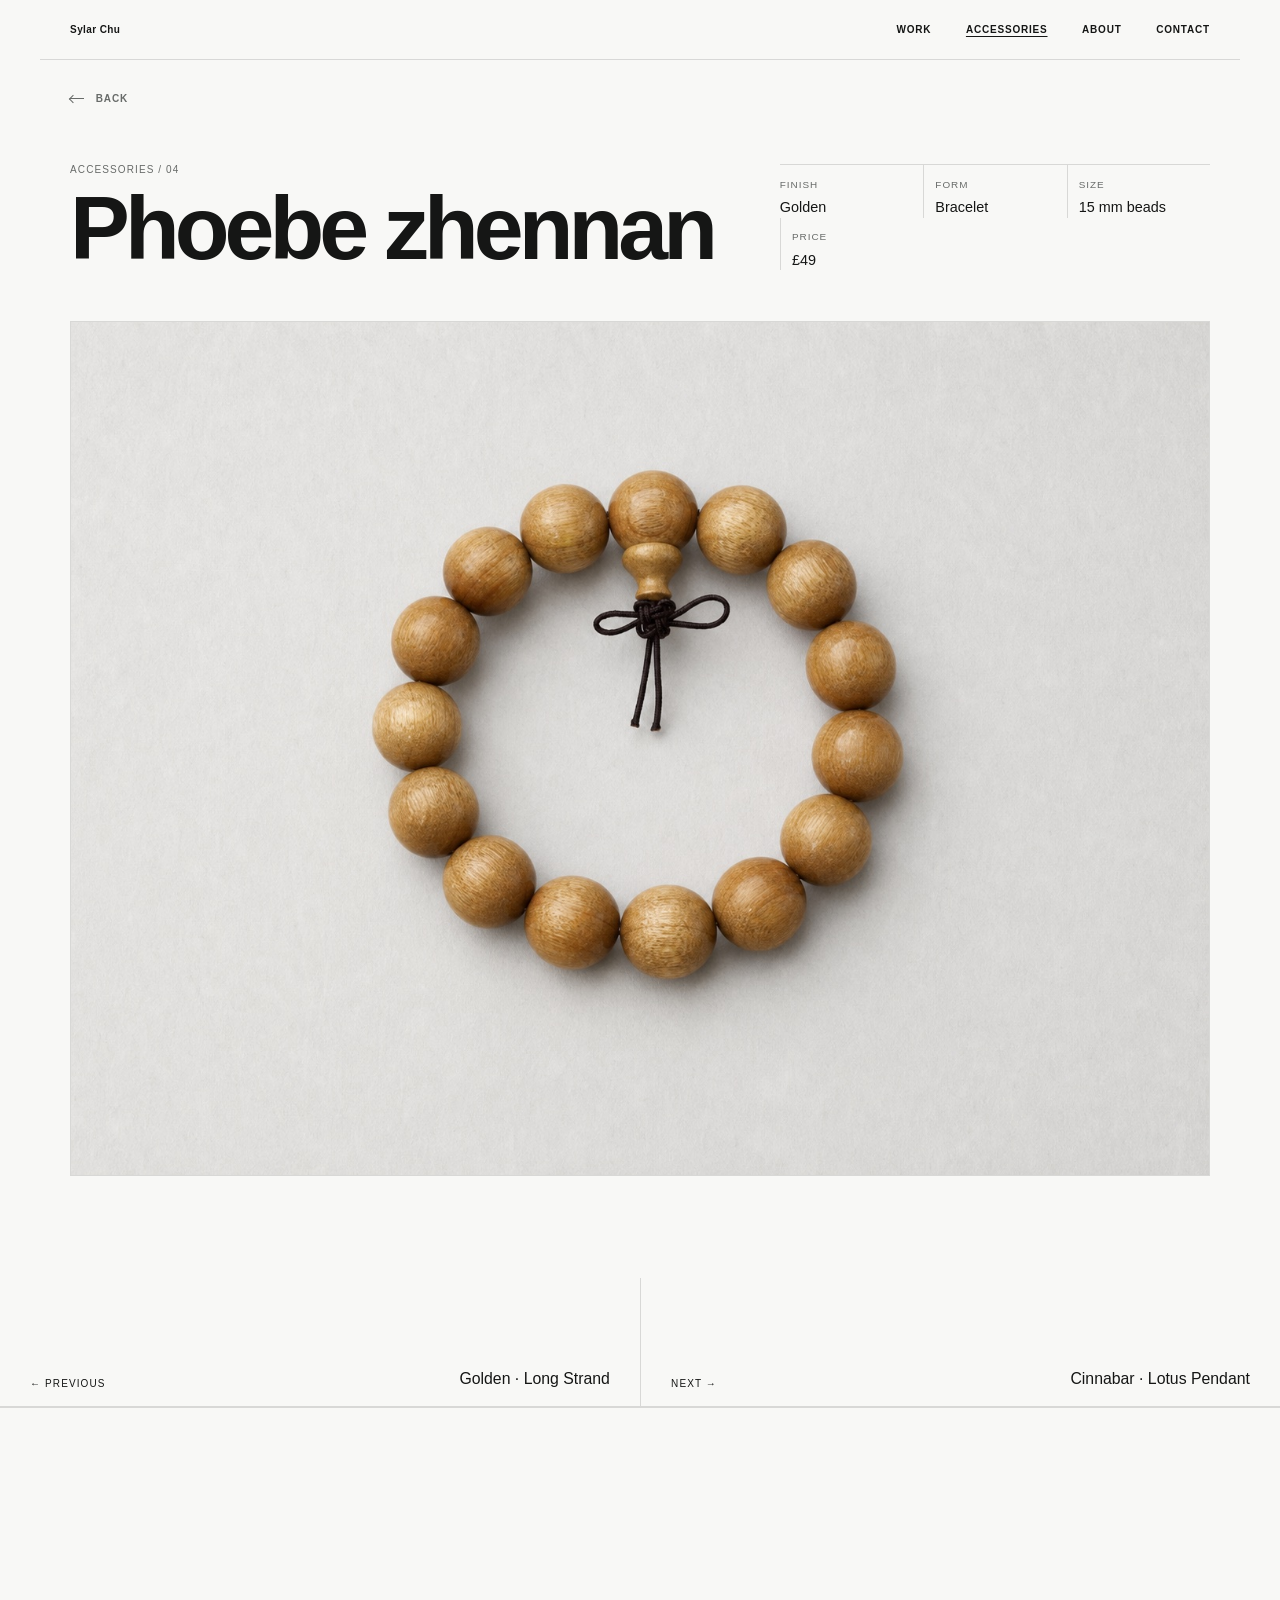
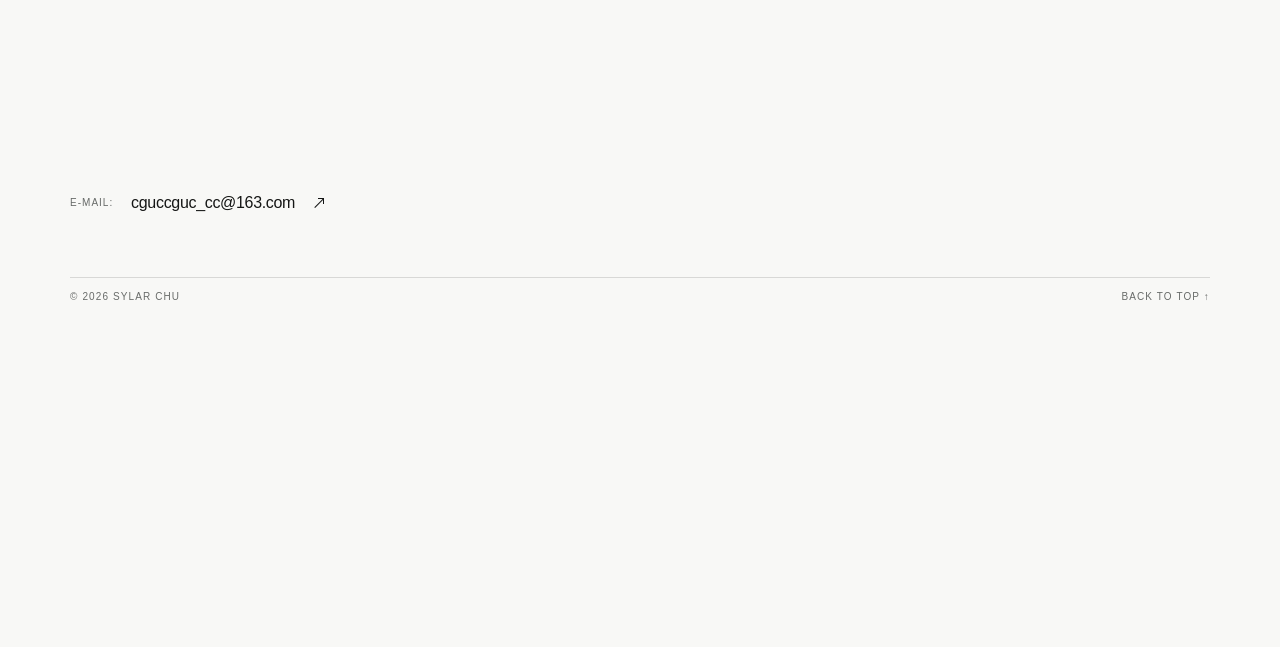
<file: accessories/phoebe-zhennan-golden-bracelet/index.html>
<!DOCTYPE html><html lang="en"><head><meta charSet="utf-8"/><meta name="viewport" content="width=device-width, initial-scale=1"/><link rel="preload" href="/products/golden-large-bead-bracelet.jpg" as="image"/><link rel="stylesheet" href="/assets/index-BrM2KB0w.css" data-rsc-css-href="/assets/index-BrM2KB0w.css" data-precedence="vite-rsc/importer-resources"/><title>Sylar Chu — Industrial Designer</title><meta name="description" content="Thoughtful products, systems and experiences designed to improve everyday life and contribute to a better world."/><meta property="og:title" content="Sylar Chu — Designing better futures"/><meta property="og:description" content="Industrial design for a better everyday and a better world."/><meta property="og:type" content="website"/><meta property="og:image" content="https://sylarchu.com/og.png"/><meta property="og:image:width" content="1254"/><meta property="og:image:height" content="1254"/><meta property="og:image:alt" content="Sylar Chu monogram"/><meta name="twitter:card" content="summary_large_image"/><meta name="twitter:title" content="Sylar Chu — Designing better futures"/><meta name="twitter:description" content="Industrial design for a better everyday and a better world."/><meta name="twitter:image" content="https://sylarchu.com/og.png"/>
<style data-static-intro-guard>
        .home-scroll-intro__expand .scroll-expand__media { opacity: 0; }
      </style>
      <script data-static-interaction>
        if (!location.hash || location.hash === "#top") {
          if ("scrollRestoration" in history) history.scrollRestoration = "manual";
          scrollTo(0, 0);
        }
      </script><link rel="stylesheet" href="/assets/browser-compat.css?v=20260812-2"/></head><body><main id="top"><header class="site-header page-container"><a class="site-brand" href="/" aria-label="Sylar Chu — home">Sylar Chu</a><nav aria-label="Primary navigation"><a href="/work">Work</a><a aria-current="page" href="/#accessories">Accessories</a><a href="/about">About</a><a href="mailto:cguccguc_cc@163.com">Contact</a></nav></header><div class="detail-back-row page-container"><a class="detail-back-link" href="/#accessories"><span class="back-arrow" aria-hidden="true"></span>Back</a></div><header class="accessory-detail__header page-container"><div><p class="eyebrow muted">Accessories / <!-- -->04</p><h1 class="display">Phoebe zhennan</h1></div><dl class="accessory-detail__info"><div><dt>Finish</dt><dd>Golden</dd></div><div><dt>Form</dt><dd>Bracelet</dd></div><div><dt>Size</dt><dd>15 mm beads</dd></div><div><dt>Price</dt><dd>£49</dd></div></dl></header><figure class="accessory-detail__image page-container"><img src="/products/golden-large-bead-bracelet.jpg" alt="Phoebe zhennan — Golden · Bracelet" width="1448" height="1086"/></figure><nav class="project-pagination" aria-label="Accessory pagination"><a href="/accessories/phoebe-zhennan-golden-strand"><span class="meta-text">← Previous</span><span>Golden · Long Strand</span></a><a href="/accessories/cinnabar-lotus-pendant"><span class="meta-text">Next →</span><span>Cinnabar · Lotus Pendant</span></a></nav><footer class="site-footer" id="contact"><div class="page-container"><a class="site-footer__email" href="mailto:cguccguc_cc@163.com"><span class="site-footer__label">E-mail:</span><span class="site-footer__address">cguccguc_cc@163.com</span><span class="site-footer__arrow diagonal-arrow" aria-hidden="true"></span></a><div class="site-footer__meta meta-text muted"><span>© <!-- -->2026<!-- --> <!-- -->Sylar Chu</span><a href="#top">Back to top ↑</a></div></div></footer></main><script src="/static-interactions.js?v=20260812-3" defer data-static-interaction></script></body></html>
</file>
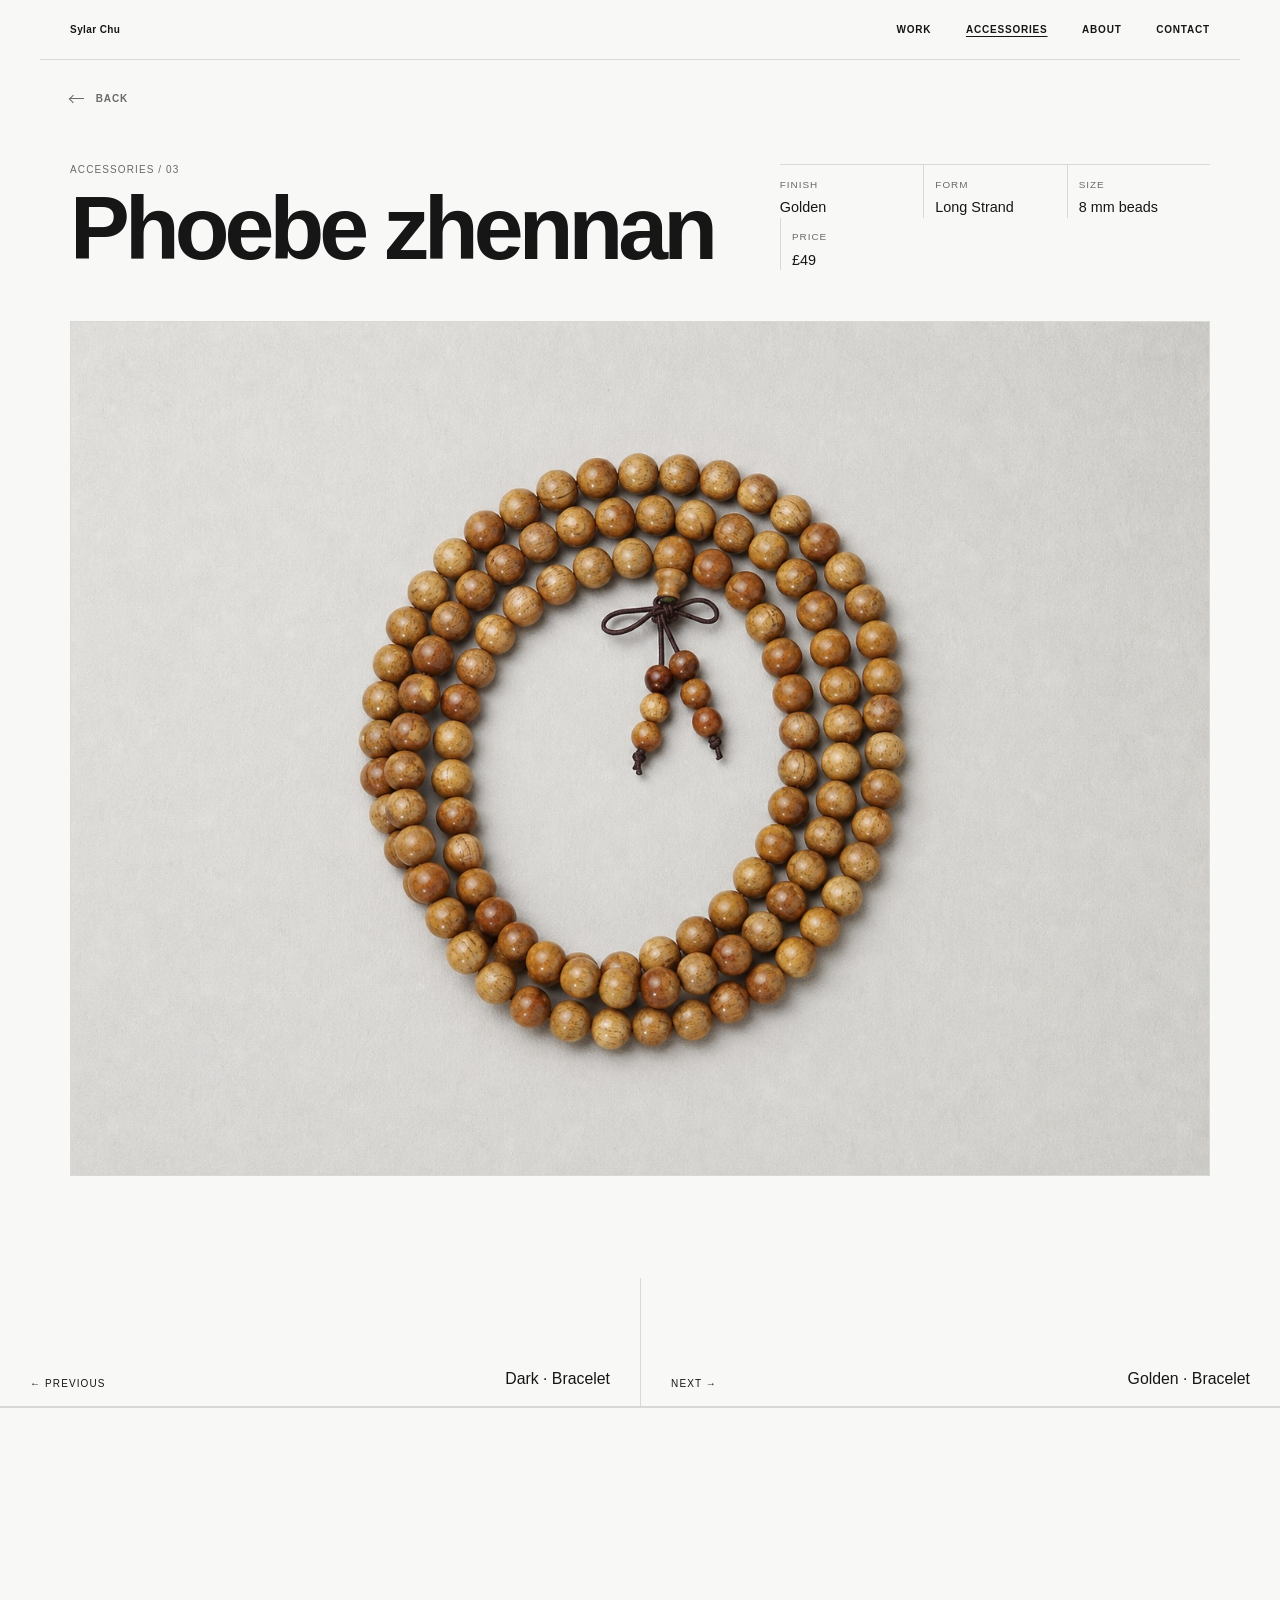
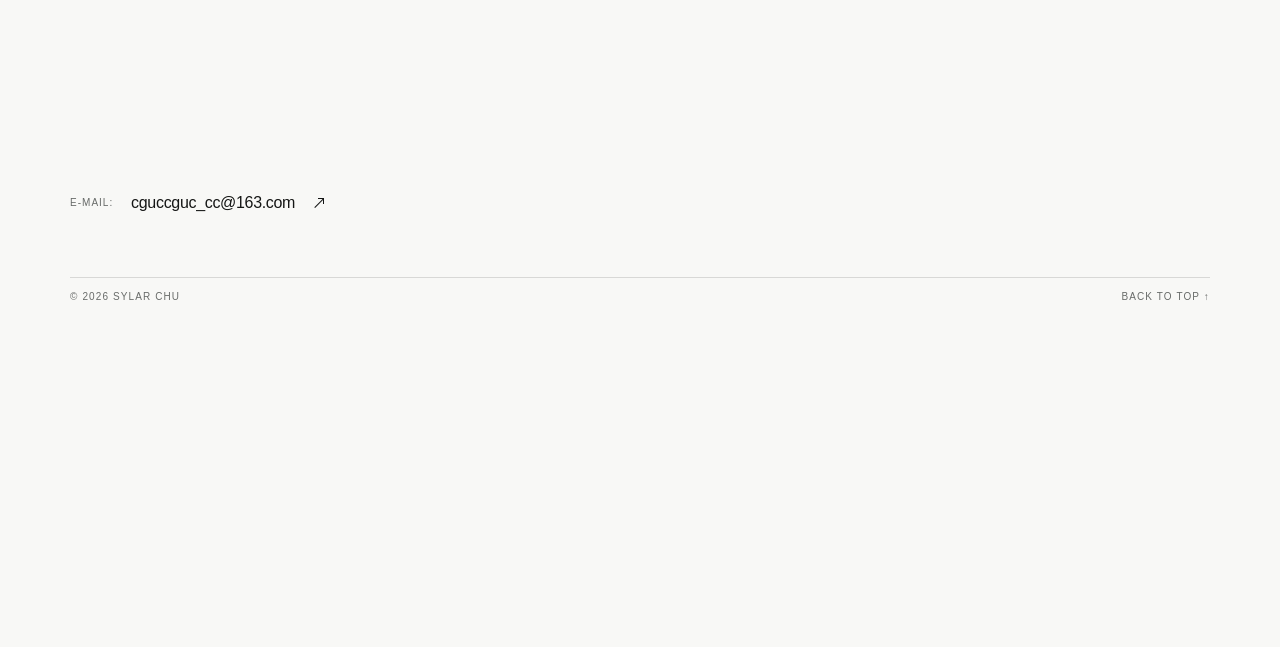
<file: accessories/phoebe-zhennan-golden-strand/index.html>
<!DOCTYPE html><html lang="en"><head><meta charSet="utf-8"/><meta name="viewport" content="width=device-width, initial-scale=1"/><link rel="preload" href="/products/golden-multi-loop-necklace.jpg" as="image"/><link rel="stylesheet" href="/assets/index-BrM2KB0w.css" data-rsc-css-href="/assets/index-BrM2KB0w.css" data-precedence="vite-rsc/importer-resources"/><title>Sylar Chu — Industrial Designer</title><meta name="description" content="Thoughtful products, systems and experiences designed to improve everyday life and contribute to a better world."/><meta property="og:title" content="Sylar Chu — Designing better futures"/><meta property="og:description" content="Industrial design for a better everyday and a better world."/><meta property="og:type" content="website"/><meta property="og:image" content="https://sylarchu.com/og.png"/><meta property="og:image:width" content="1254"/><meta property="og:image:height" content="1254"/><meta property="og:image:alt" content="Sylar Chu monogram"/><meta name="twitter:card" content="summary_large_image"/><meta name="twitter:title" content="Sylar Chu — Designing better futures"/><meta name="twitter:description" content="Industrial design for a better everyday and a better world."/><meta name="twitter:image" content="https://sylarchu.com/og.png"/>
<style data-static-intro-guard>
        .home-scroll-intro__expand .scroll-expand__media { opacity: 0; }
      </style>
      <script data-static-interaction>
        if (!location.hash || location.hash === "#top") {
          if ("scrollRestoration" in history) history.scrollRestoration = "manual";
          scrollTo(0, 0);
        }
      </script><link rel="stylesheet" href="/assets/browser-compat.css?v=20260812-2"/></head><body><main id="top"><header class="site-header page-container"><a class="site-brand" href="/" aria-label="Sylar Chu — home">Sylar Chu</a><nav aria-label="Primary navigation"><a href="/work">Work</a><a aria-current="page" href="/#accessories">Accessories</a><a href="/about">About</a><a href="mailto:cguccguc_cc@163.com">Contact</a></nav></header><div class="detail-back-row page-container"><a class="detail-back-link" href="/#accessories"><span class="back-arrow" aria-hidden="true"></span>Back</a></div><header class="accessory-detail__header page-container"><div><p class="eyebrow muted">Accessories / <!-- -->03</p><h1 class="display">Phoebe zhennan</h1></div><dl class="accessory-detail__info"><div><dt>Finish</dt><dd>Golden</dd></div><div><dt>Form</dt><dd>Long Strand</dd></div><div><dt>Size</dt><dd>8 mm beads</dd></div><div><dt>Price</dt><dd>£49</dd></div></dl></header><figure class="accessory-detail__image page-container"><img src="/products/golden-multi-loop-necklace.jpg" alt="Phoebe zhennan — Golden · Long Strand" width="1448" height="1086"/></figure><nav class="project-pagination" aria-label="Accessory pagination"><a href="/accessories/phoebe-zhennan-dark-bracelet"><span class="meta-text">← Previous</span><span>Dark · Bracelet</span></a><a href="/accessories/phoebe-zhennan-golden-bracelet"><span class="meta-text">Next →</span><span>Golden · Bracelet</span></a></nav><footer class="site-footer" id="contact"><div class="page-container"><a class="site-footer__email" href="mailto:cguccguc_cc@163.com"><span class="site-footer__label">E-mail:</span><span class="site-footer__address">cguccguc_cc@163.com</span><span class="site-footer__arrow diagonal-arrow" aria-hidden="true"></span></a><div class="site-footer__meta meta-text muted"><span>© <!-- -->2026<!-- --> <!-- -->Sylar Chu</span><a href="#top">Back to top ↑</a></div></div></footer></main><script src="/static-interactions.js?v=20260812-3" defer data-static-interaction></script></body></html>
</file>
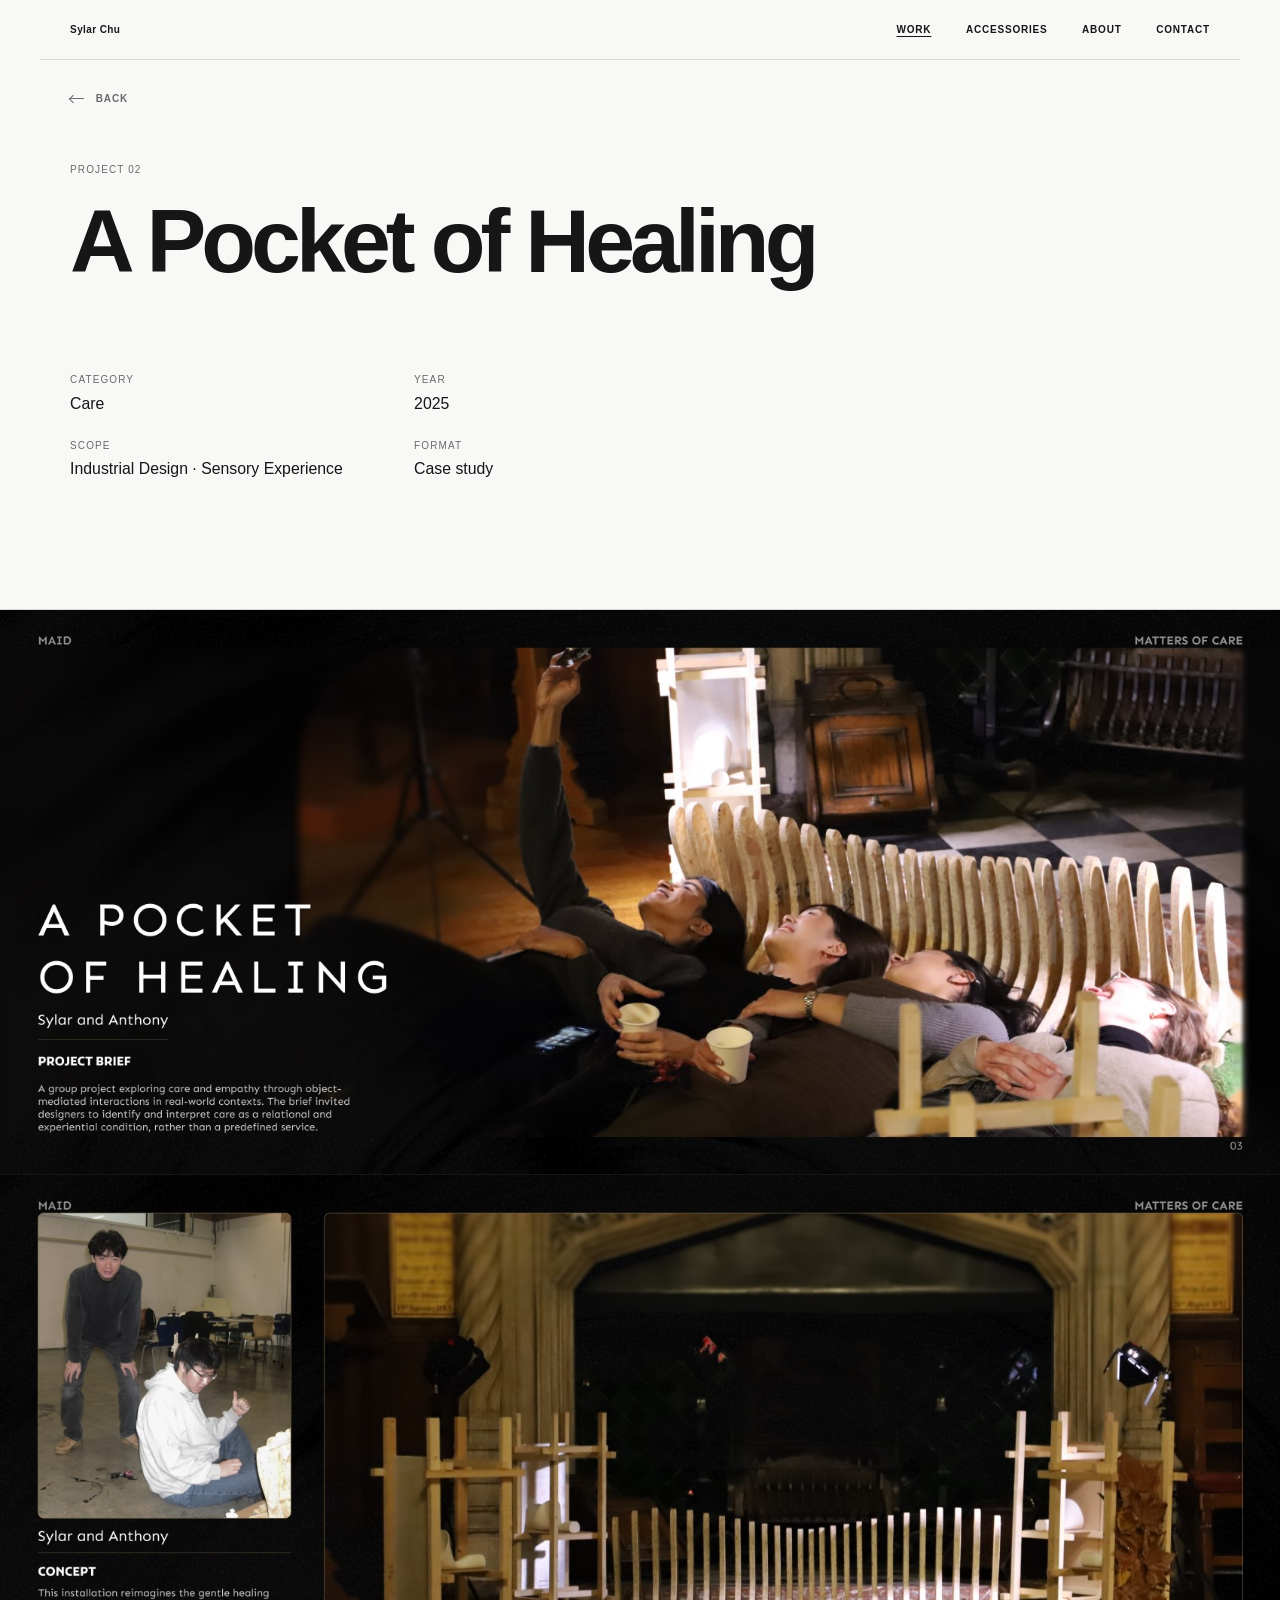
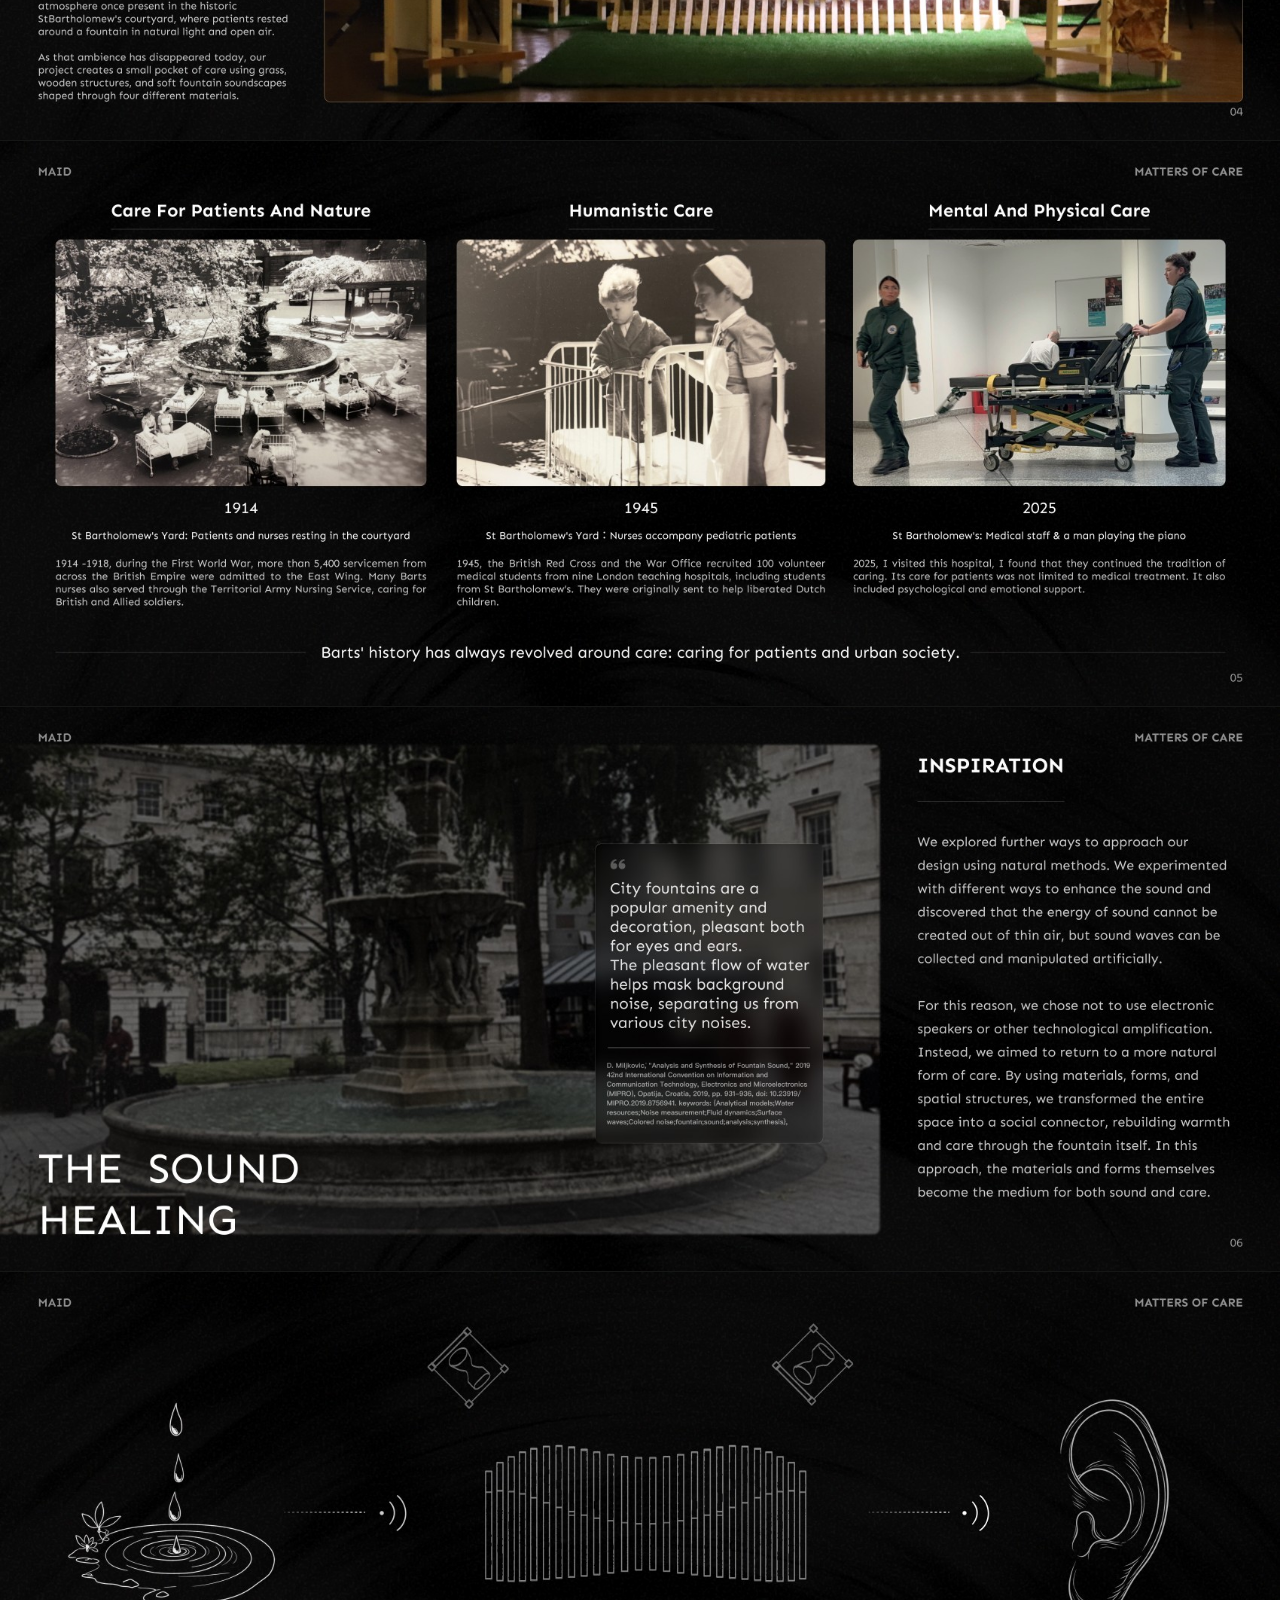
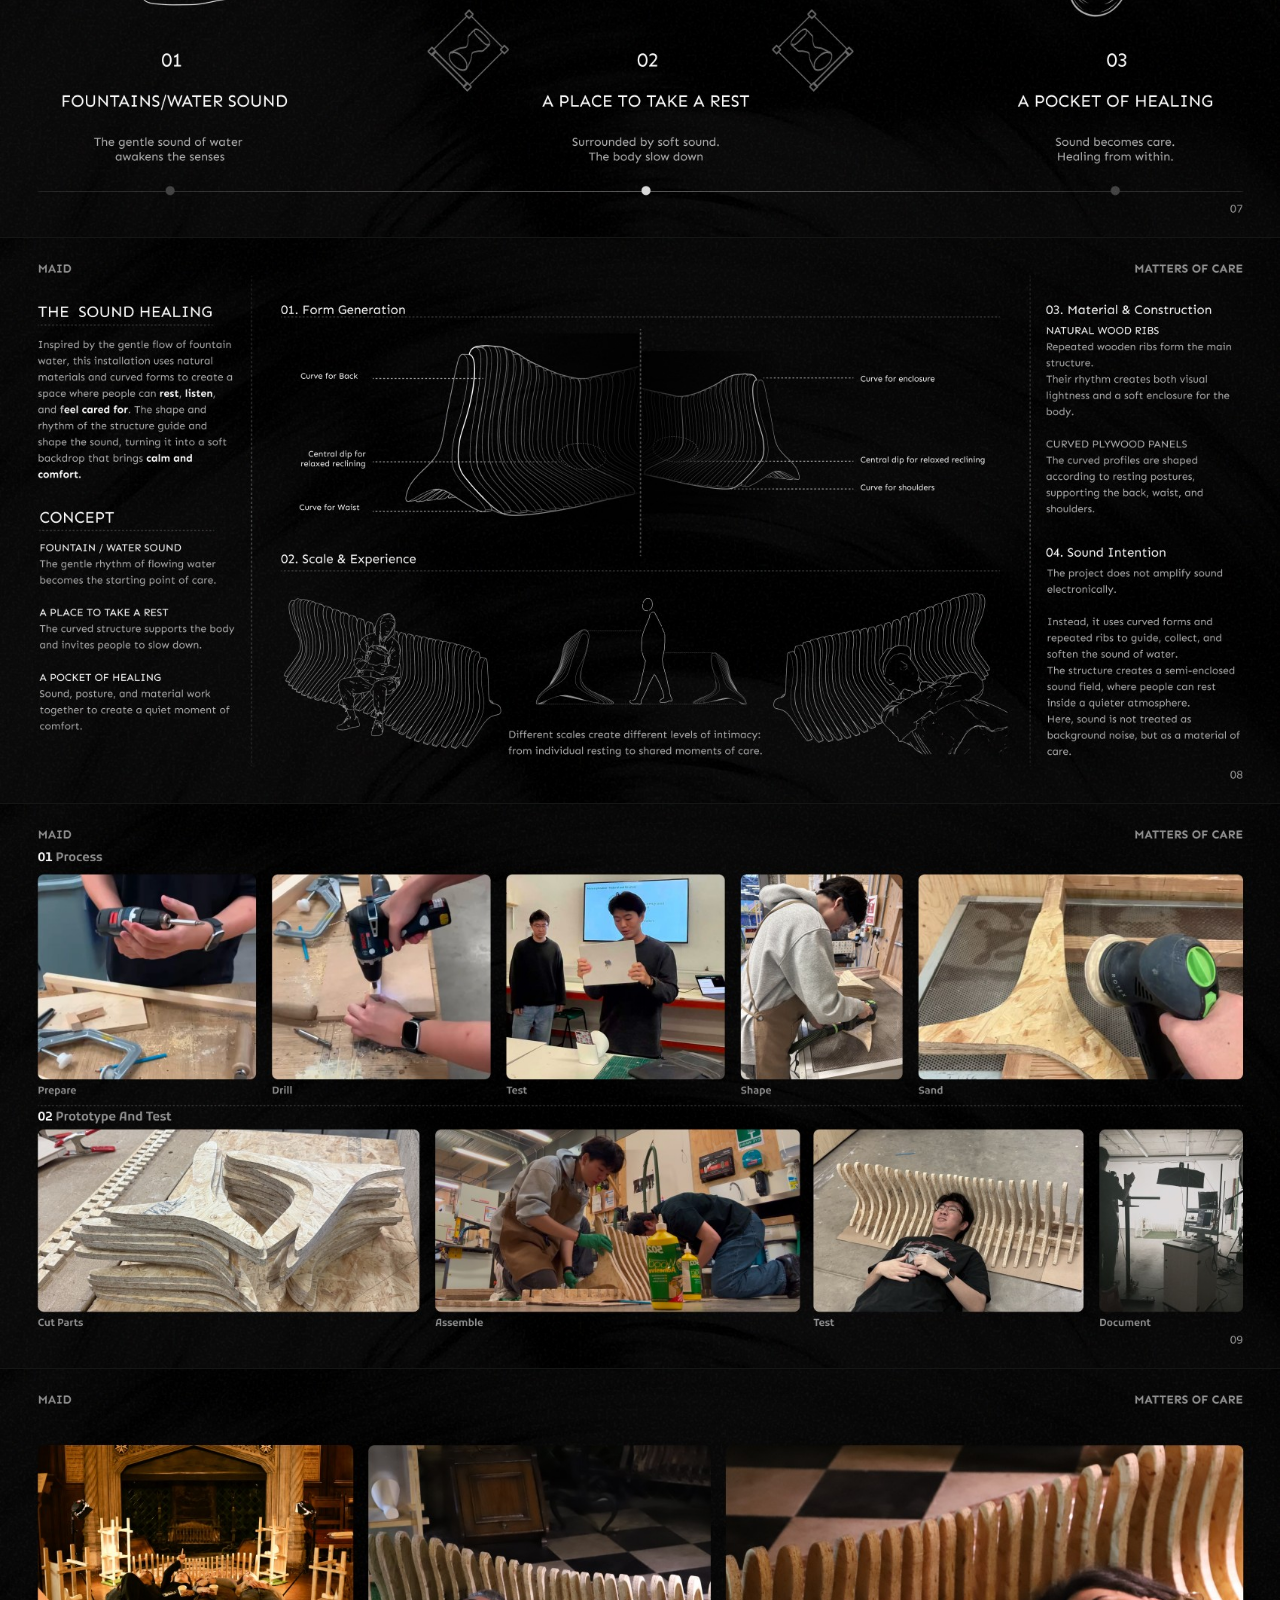
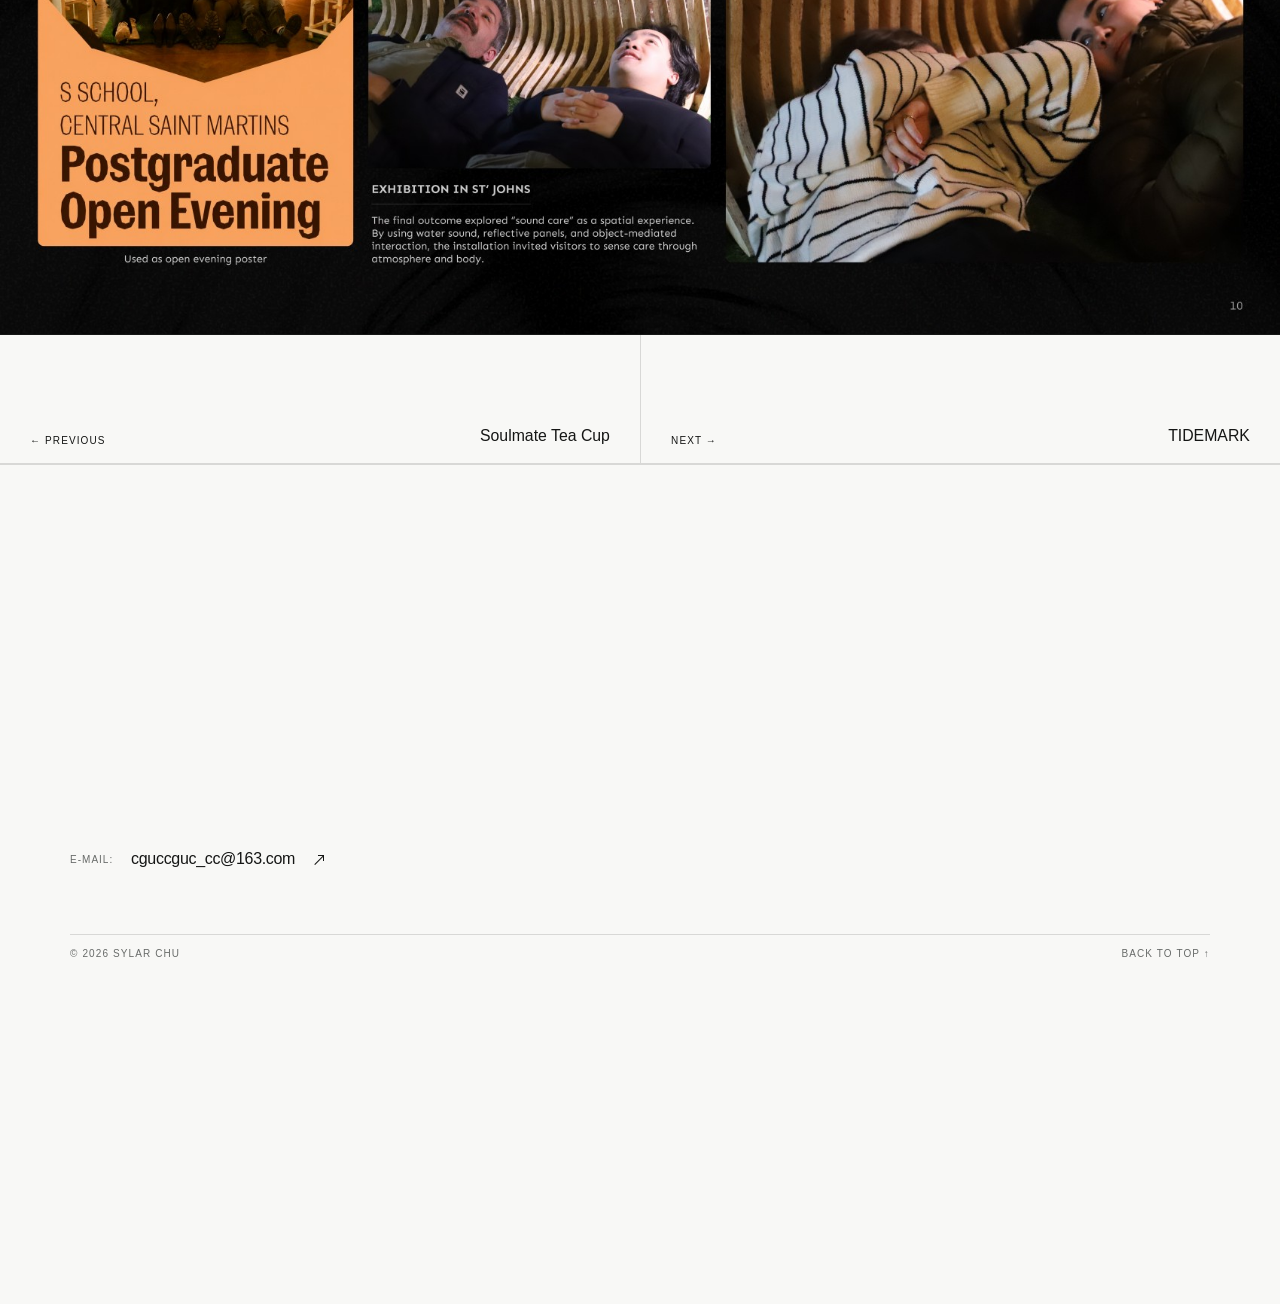
<file: work/a-pocket-of-healing/index.html>
<!DOCTYPE html><html lang="en"><head><meta charSet="utf-8"/><meta name="viewport" content="width=device-width, initial-scale=1"/><link rel="preload" href="/portfolio-pages/page-03.jpg" as="image"/><link rel="stylesheet" href="/assets/index-BrM2KB0w.css" data-rsc-css-href="/assets/index-BrM2KB0w.css" data-precedence="vite-rsc/importer-resources"/><title>Sylar Chu — Industrial Designer</title><meta name="description" content="Thoughtful products, systems and experiences designed to improve everyday life and contribute to a better world."/><meta property="og:title" content="Sylar Chu — Designing better futures"/><meta property="og:description" content="Industrial design for a better everyday and a better world."/><meta property="og:type" content="website"/><meta property="og:image" content="https://sylarchu.com/og.png"/><meta property="og:image:width" content="1254"/><meta property="og:image:height" content="1254"/><meta property="og:image:alt" content="Sylar Chu monogram"/><meta name="twitter:card" content="summary_large_image"/><meta name="twitter:title" content="Sylar Chu — Designing better futures"/><meta name="twitter:description" content="Industrial design for a better everyday and a better world."/><meta name="twitter:image" content="https://sylarchu.com/og.png"/>
<style data-static-intro-guard>
        .home-scroll-intro__expand .scroll-expand__media { opacity: 0; }
      </style>
      <script data-static-interaction>
        if (!location.hash || location.hash === "#top") {
          if ("scrollRestoration" in history) history.scrollRestoration = "manual";
          scrollTo(0, 0);
        }
      </script><link rel="stylesheet" href="/assets/browser-compat.css?v=20260812-2"/></head><body><main id="top"><header class="site-header page-container"><a class="site-brand" href="/" aria-label="Sylar Chu — home">Sylar Chu</a><nav aria-label="Primary navigation"><a aria-current="page" href="/work">Work</a><a href="/#accessories">Accessories</a><a href="/about">About</a><a href="mailto:cguccguc_cc@163.com">Contact</a></nav></header><div class="detail-back-row page-container"><a class="detail-back-link" href="/#work"><span class="back-arrow" aria-hidden="true"></span>Back</a></div><header class="project-hero page-container"><p class="eyebrow muted">Project <!-- -->02</p><h1 class="project-hero__title display">A Pocket of Healing</h1><dl class="project-hero__info"><div><dt>Category</dt><dd>Care</dd></div><div><dt>Year</dt><dd>2025</dd></div><div><dt>Scope</dt><dd>Industrial Design · Sensory Experience</dd></div><div><dt>Format</dt><dd>Case study</dd></div></dl></header><section class="project-pages" aria-label="A Pocket of Healing case study pages"><figure class="project-page"><img src="/portfolio-pages/page-03.jpg" alt="A Pocket of Healing — portfolio page 03" loading="eager"/></figure><figure class="project-page"><img src="/portfolio-pages/page-04.jpg" alt="A Pocket of Healing — portfolio page 04" loading="lazy"/></figure><figure class="project-page"><img src="/portfolio-pages/page-05.jpg" alt="A Pocket of Healing — portfolio page 05" loading="lazy"/></figure><figure class="project-page"><img src="/portfolio-pages/page-06.jpg" alt="A Pocket of Healing — portfolio page 06" loading="lazy"/></figure><figure class="project-page"><img src="/portfolio-pages/page-07.jpg" alt="A Pocket of Healing — portfolio page 07" loading="lazy"/></figure><figure class="project-page"><img src="/portfolio-pages/page-08.jpg" alt="A Pocket of Healing — portfolio page 08" loading="lazy"/></figure><figure class="project-page"><img src="/portfolio-pages/page-09.jpg" alt="A Pocket of Healing — portfolio page 09" loading="lazy"/></figure><figure class="project-page"><img src="/portfolio-pages/page-10.jpg" alt="A Pocket of Healing — portfolio page 10" loading="lazy"/></figure></section><nav class="project-pagination" aria-label="Project pagination"><a href="/work/soulmate-tea-cup"><span class="meta-text">← Previous</span><span>Soulmate Tea Cup</span></a><a href="/work/tidemark"><span class="meta-text">Next →</span><span>TIDEMARK</span></a></nav><footer class="site-footer" id="contact"><div class="page-container"><a class="site-footer__email" href="mailto:cguccguc_cc@163.com"><span class="site-footer__label">E-mail:</span><span class="site-footer__address">cguccguc_cc@163.com</span><span class="site-footer__arrow diagonal-arrow" aria-hidden="true"></span></a><div class="site-footer__meta meta-text muted"><span>© <!-- -->2026<!-- --> <!-- -->Sylar Chu</span><a href="#top">Back to top ↑</a></div></div></footer></main><script src="/static-interactions.js?v=20260812-3" defer data-static-interaction></script></body></html>
</file>
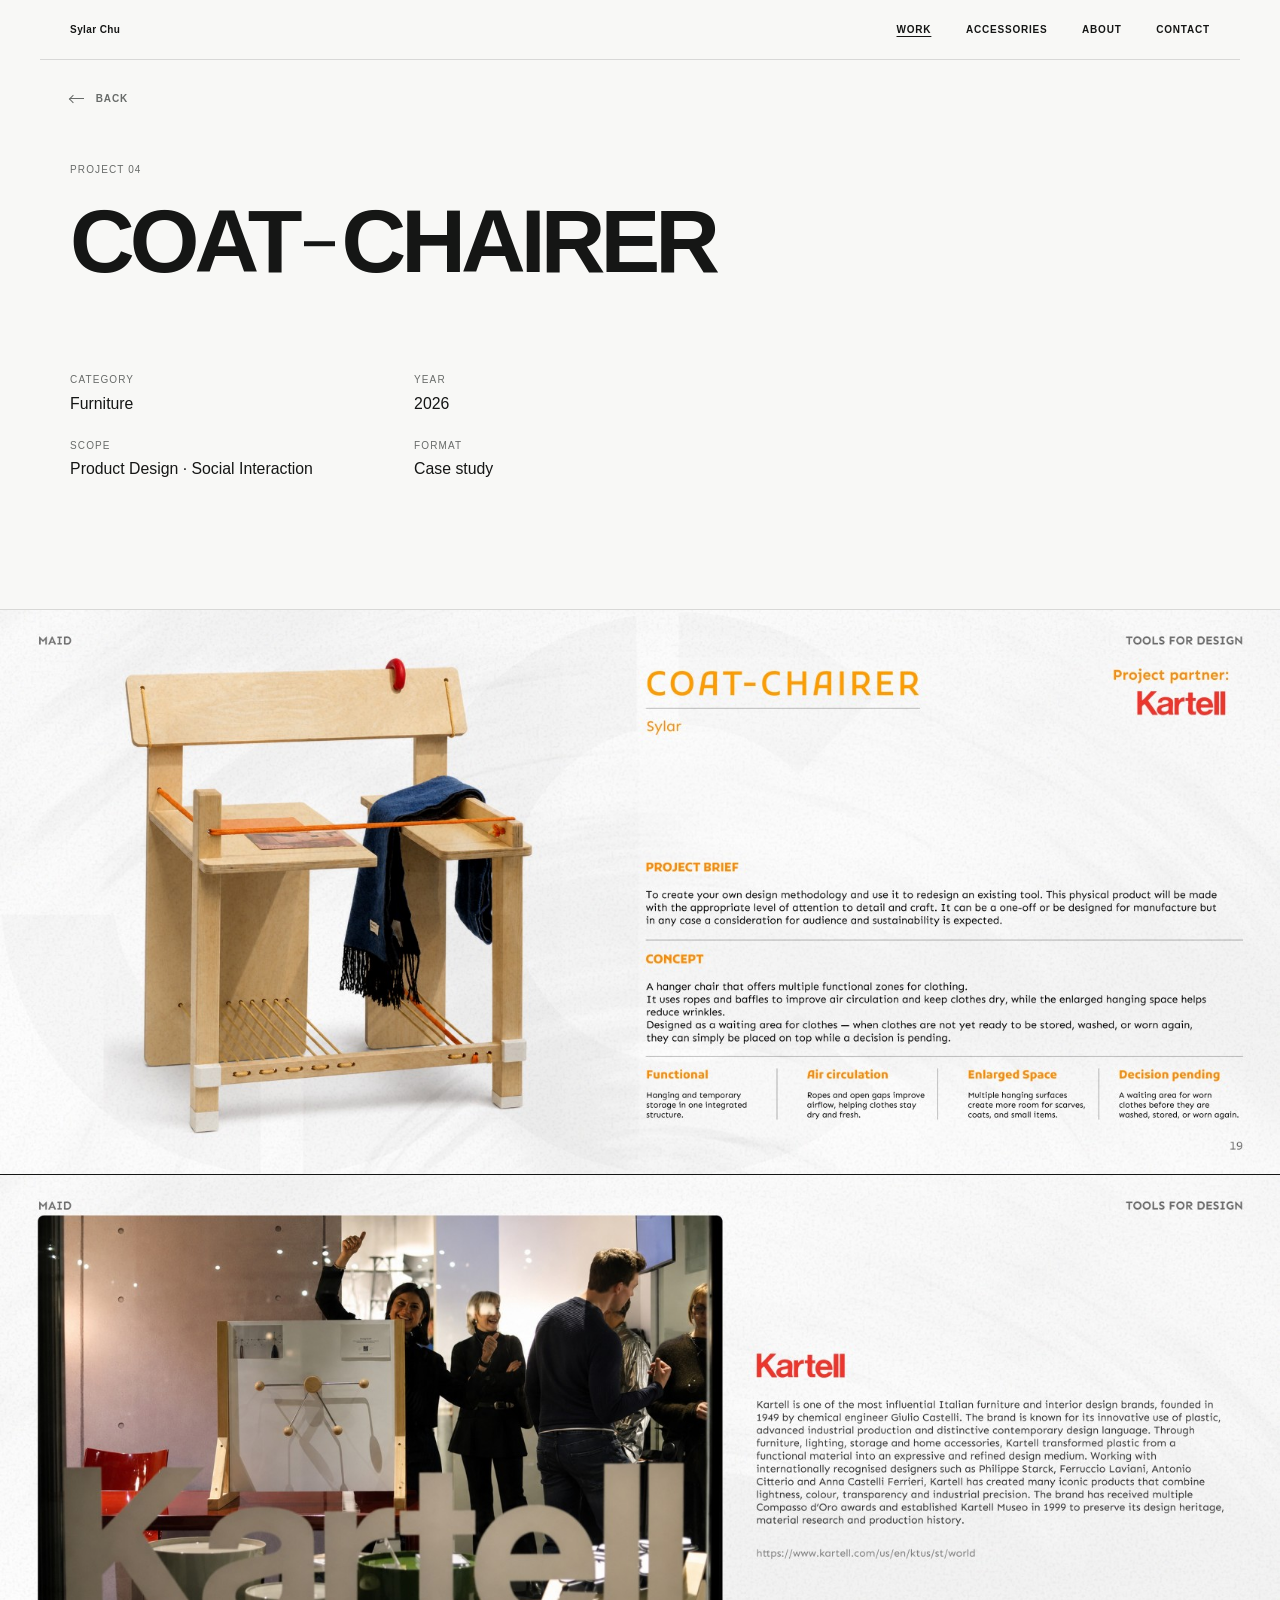
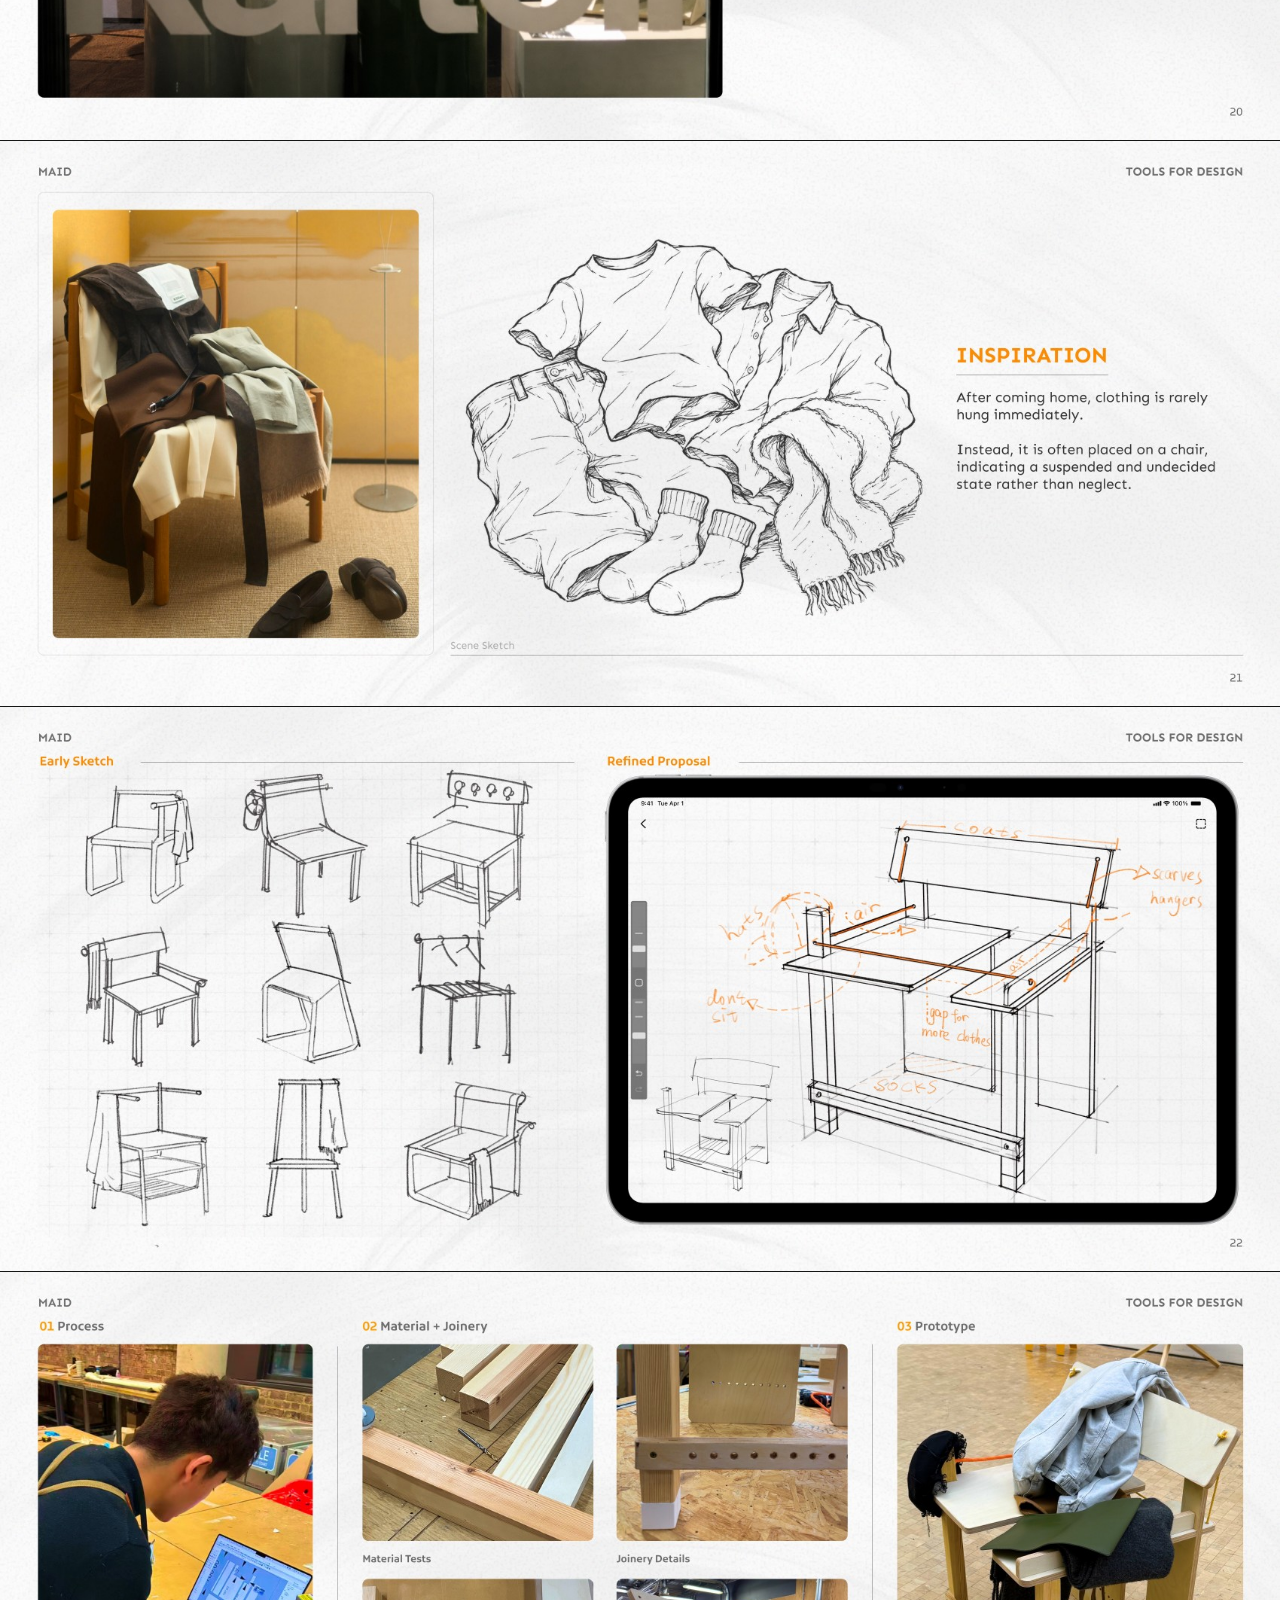
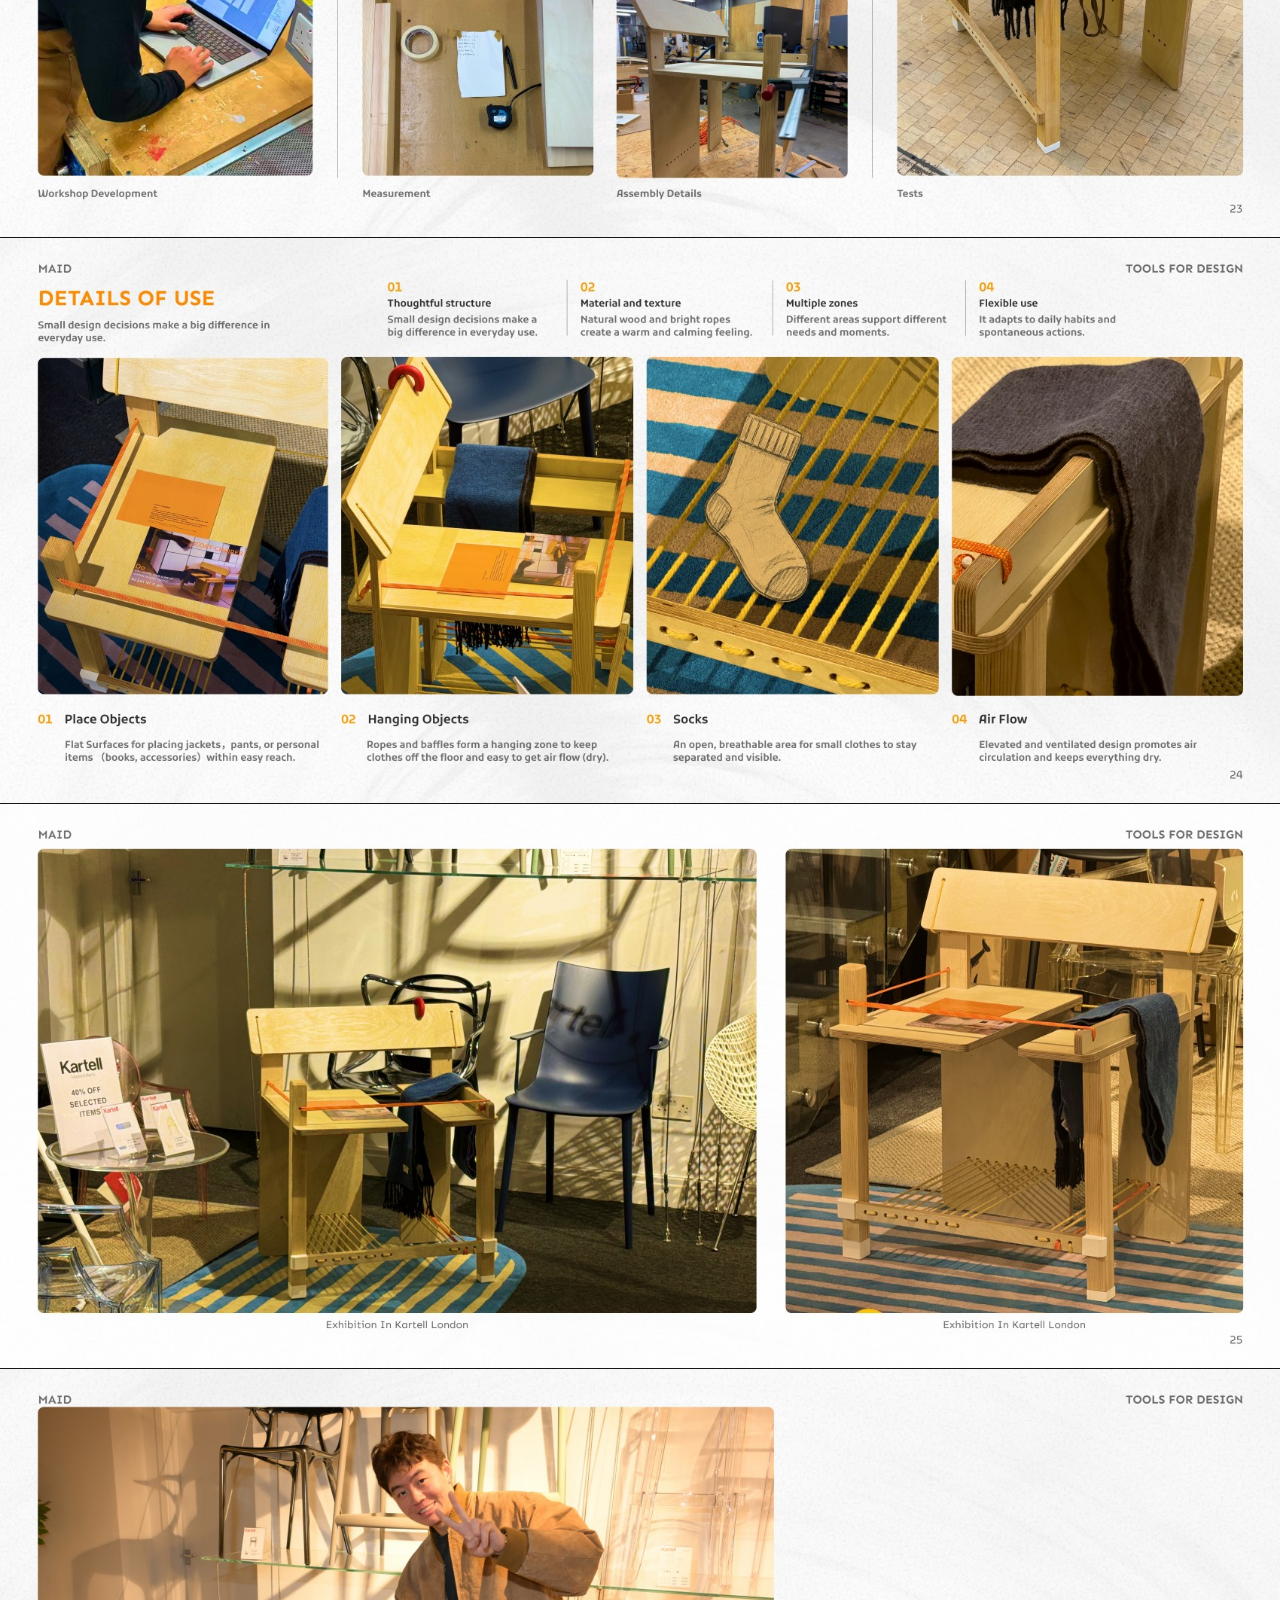
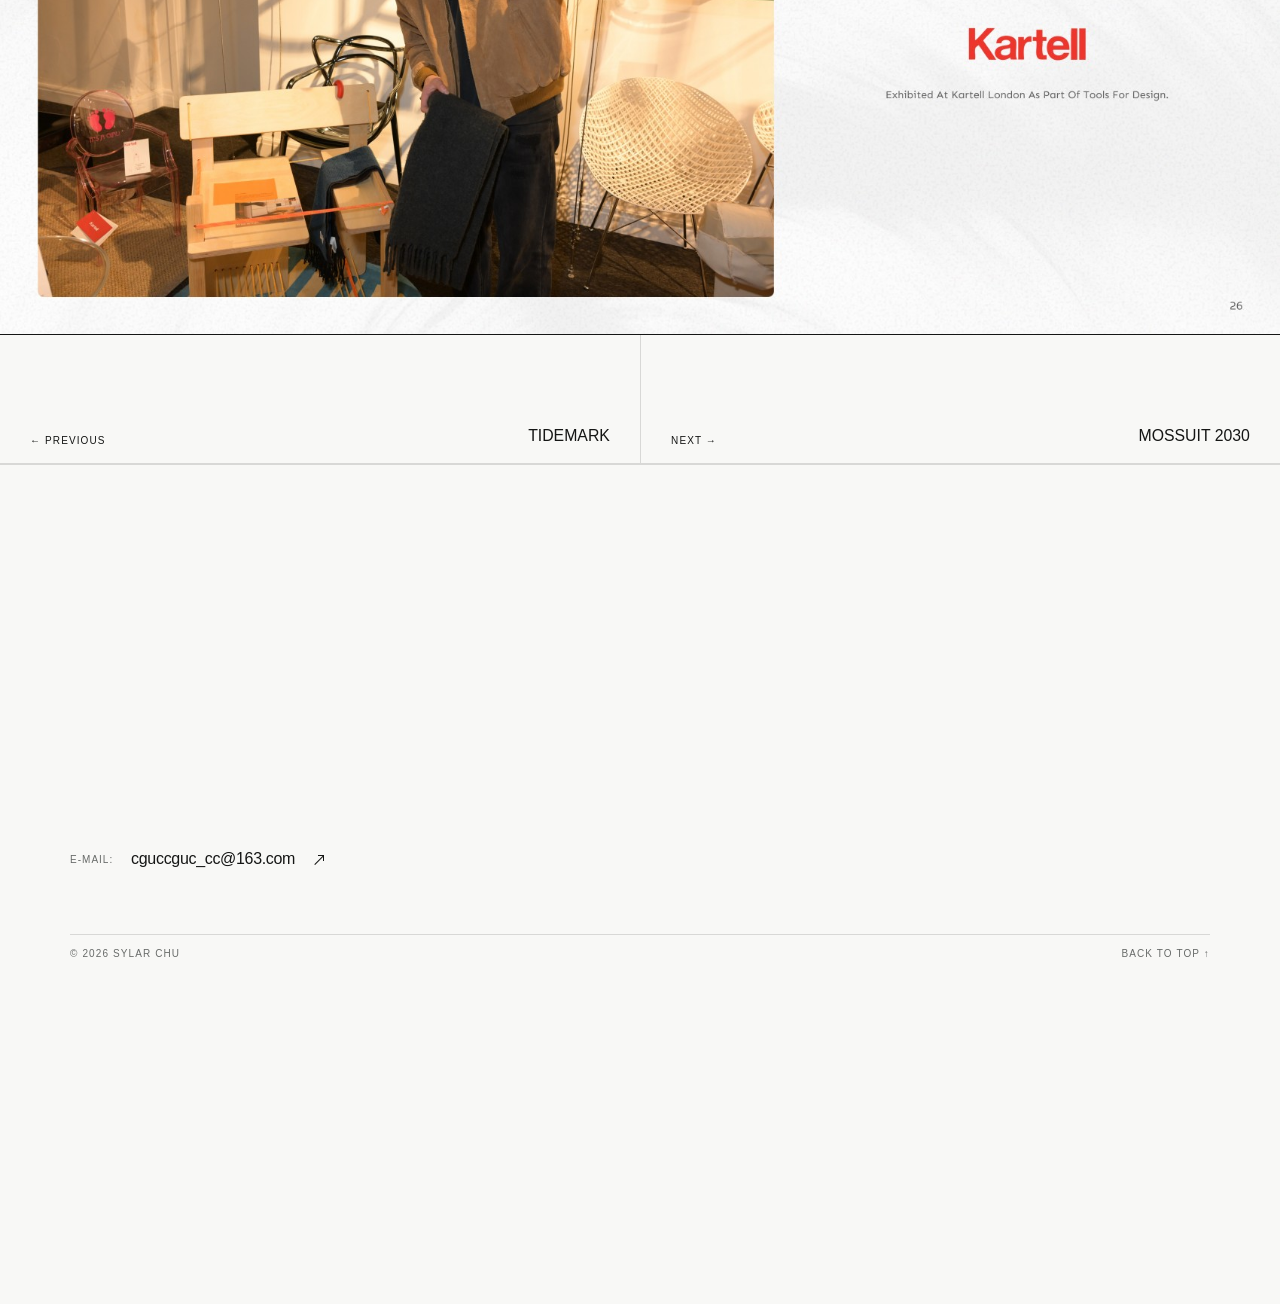
<file: work/coat-chairer/index.html>
<!DOCTYPE html><html lang="en"><head><meta charSet="utf-8"/><meta name="viewport" content="width=device-width, initial-scale=1"/><link rel="preload" href="/portfolio-pages/page-19.jpg" as="image"/><link rel="stylesheet" href="/assets/index-BrM2KB0w.css" data-rsc-css-href="/assets/index-BrM2KB0w.css" data-precedence="vite-rsc/importer-resources"/><title>Sylar Chu — Industrial Designer</title><meta name="description" content="Thoughtful products, systems and experiences designed to improve everyday life and contribute to a better world."/><meta property="og:title" content="Sylar Chu — Designing better futures"/><meta property="og:description" content="Industrial design for a better everyday and a better world."/><meta property="og:type" content="website"/><meta property="og:image" content="https://sylarchu.com/og.png"/><meta property="og:image:width" content="1254"/><meta property="og:image:height" content="1254"/><meta property="og:image:alt" content="Sylar Chu monogram"/><meta name="twitter:card" content="summary_large_image"/><meta name="twitter:title" content="Sylar Chu — Designing better futures"/><meta name="twitter:description" content="Industrial design for a better everyday and a better world."/><meta name="twitter:image" content="https://sylarchu.com/og.png"/>
<style data-static-intro-guard>
        .home-scroll-intro__expand .scroll-expand__media { opacity: 0; }
      </style>
      <script data-static-interaction>
        if (!location.hash || location.hash === "#top") {
          if ("scrollRestoration" in history) history.scrollRestoration = "manual";
          scrollTo(0, 0);
        }
      </script><link rel="stylesheet" href="/assets/browser-compat.css?v=20260812-2"/></head><body><main id="top"><header class="site-header page-container"><a class="site-brand" href="/" aria-label="Sylar Chu — home">Sylar Chu</a><nav aria-label="Primary navigation"><a aria-current="page" href="/work">Work</a><a href="/#accessories">Accessories</a><a href="/about">About</a><a href="mailto:cguccguc_cc@163.com">Contact</a></nav></header><div class="detail-back-row page-container"><a class="detail-back-link" href="/#work"><span class="back-arrow" aria-hidden="true"></span>Back</a></div><header class="project-hero page-container"><p class="eyebrow muted">Project <!-- -->04</p><h1 class="project-hero__title display"><span class="project-title-mark" aria-label="COAT-CHAIRER"><span aria-hidden="true">COAT</span><span class="project-title-mark__hyphen" aria-hidden="true"></span><span aria-hidden="true">CHAIRER</span></span></h1><dl class="project-hero__info"><div><dt>Category</dt><dd>Furniture</dd></div><div><dt>Year</dt><dd>2026</dd></div><div><dt>Scope</dt><dd>Product Design · Social Interaction</dd></div><div><dt>Format</dt><dd>Case study</dd></div></dl></header><section class="project-pages" aria-label="COAT‑CHAIRER case study pages"><figure class="project-page"><img src="/portfolio-pages/page-19.jpg" alt="COAT‑CHAIRER — portfolio page 19" loading="eager"/></figure><figure class="project-page"><img src="/portfolio-pages/page-20.jpg" alt="COAT‑CHAIRER — portfolio page 20" loading="lazy"/></figure><figure class="project-page"><img src="/portfolio-pages/page-21.jpg" alt="COAT‑CHAIRER — portfolio page 21" loading="lazy"/></figure><figure class="project-page"><img src="/portfolio-pages/page-22.jpg" alt="COAT‑CHAIRER — portfolio page 22" loading="lazy"/></figure><figure class="project-page"><img src="/portfolio-pages/page-23.jpg" alt="COAT‑CHAIRER — portfolio page 23" loading="lazy"/></figure><figure class="project-page"><img src="/portfolio-pages/page-24.jpg" alt="COAT‑CHAIRER — portfolio page 24" loading="lazy"/></figure><figure class="project-page"><img src="/portfolio-pages/page-25.jpg" alt="COAT‑CHAIRER — portfolio page 25" loading="lazy"/></figure><figure class="project-page"><img src="/portfolio-pages/page-26.jpg" alt="COAT‑CHAIRER — portfolio page 26" loading="lazy"/></figure></section><nav class="project-pagination" aria-label="Project pagination"><a href="/work/tidemark"><span class="meta-text">← Previous</span><span>TIDEMARK</span></a><a href="/work/mossuit-2030"><span class="meta-text">Next →</span><span>MOSSUIT 2030</span></a></nav><footer class="site-footer" id="contact"><div class="page-container"><a class="site-footer__email" href="mailto:cguccguc_cc@163.com"><span class="site-footer__label">E-mail:</span><span class="site-footer__address">cguccguc_cc@163.com</span><span class="site-footer__arrow diagonal-arrow" aria-hidden="true"></span></a><div class="site-footer__meta meta-text muted"><span>© <!-- -->2026<!-- --> <!-- -->Sylar Chu</span><a href="#top">Back to top ↑</a></div></div></footer></main><script src="/static-interactions.js?v=20260812-3" defer data-static-interaction></script></body></html>
</file>
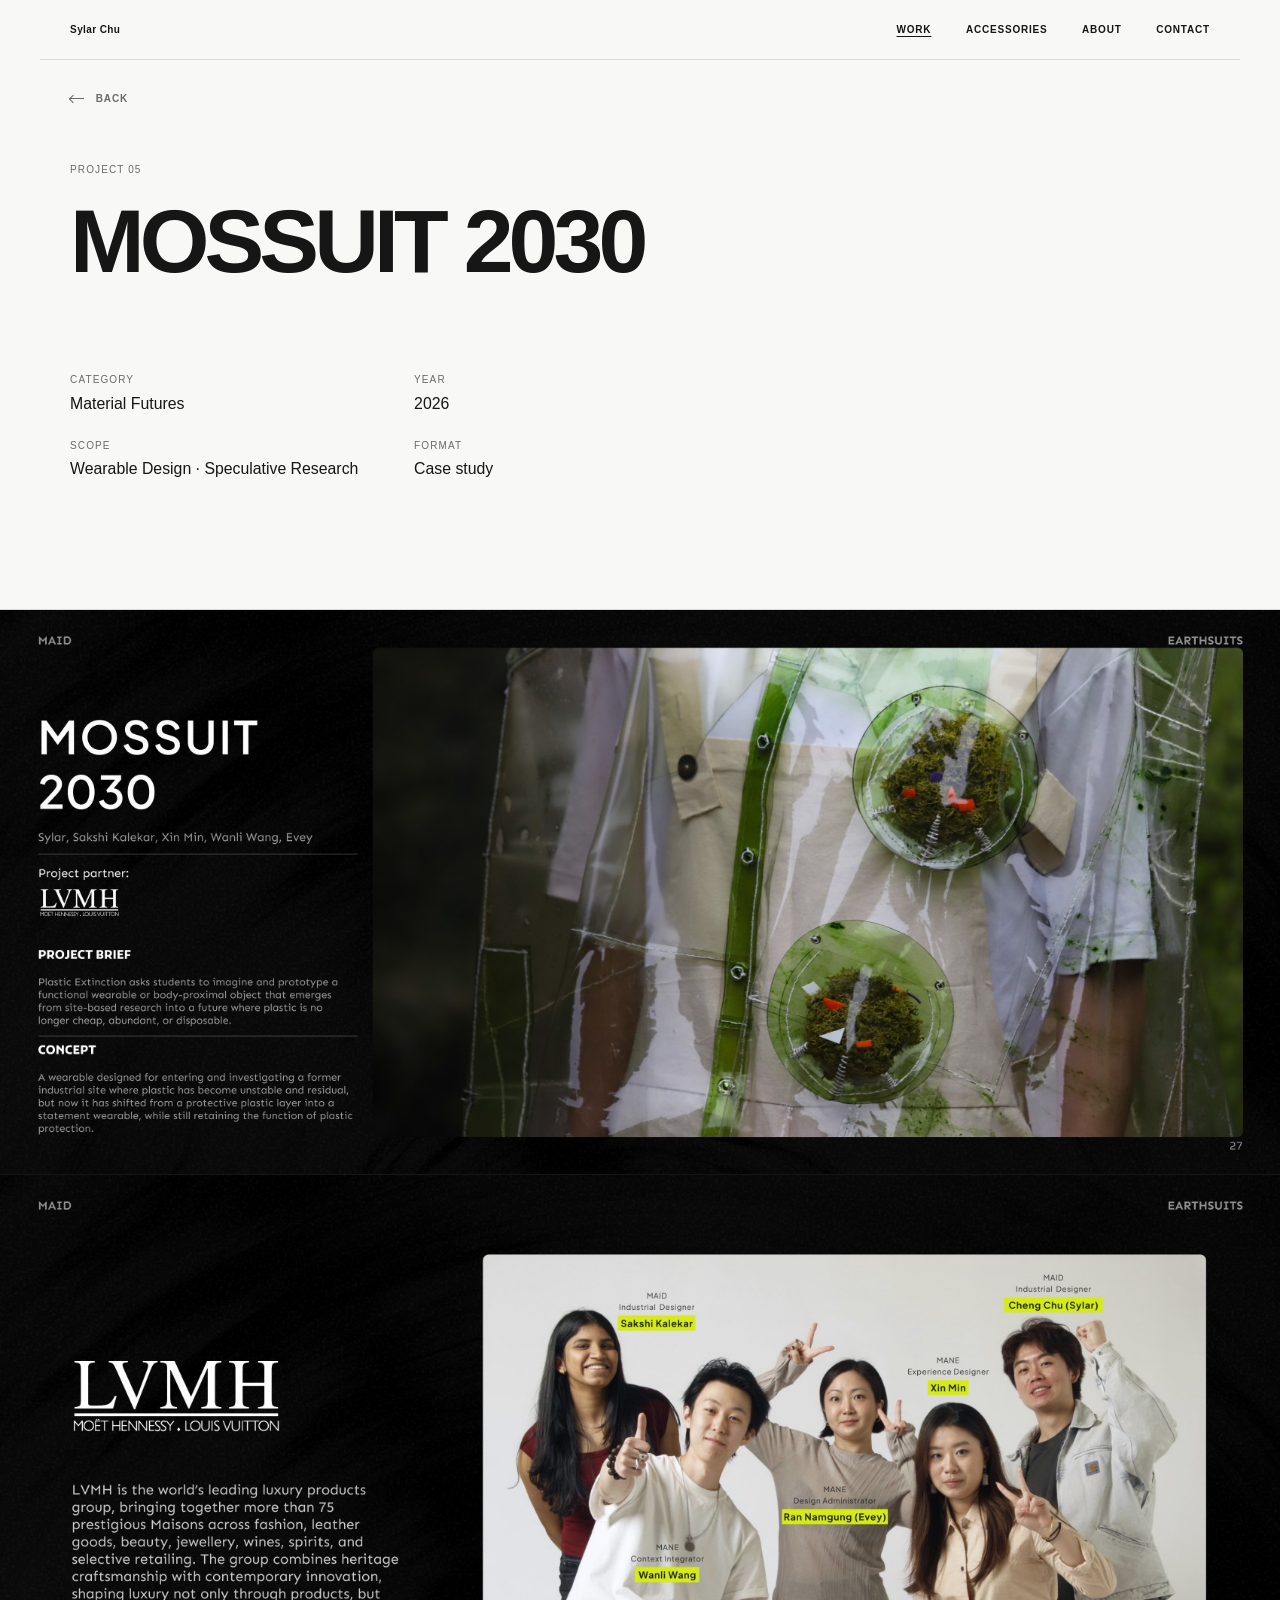
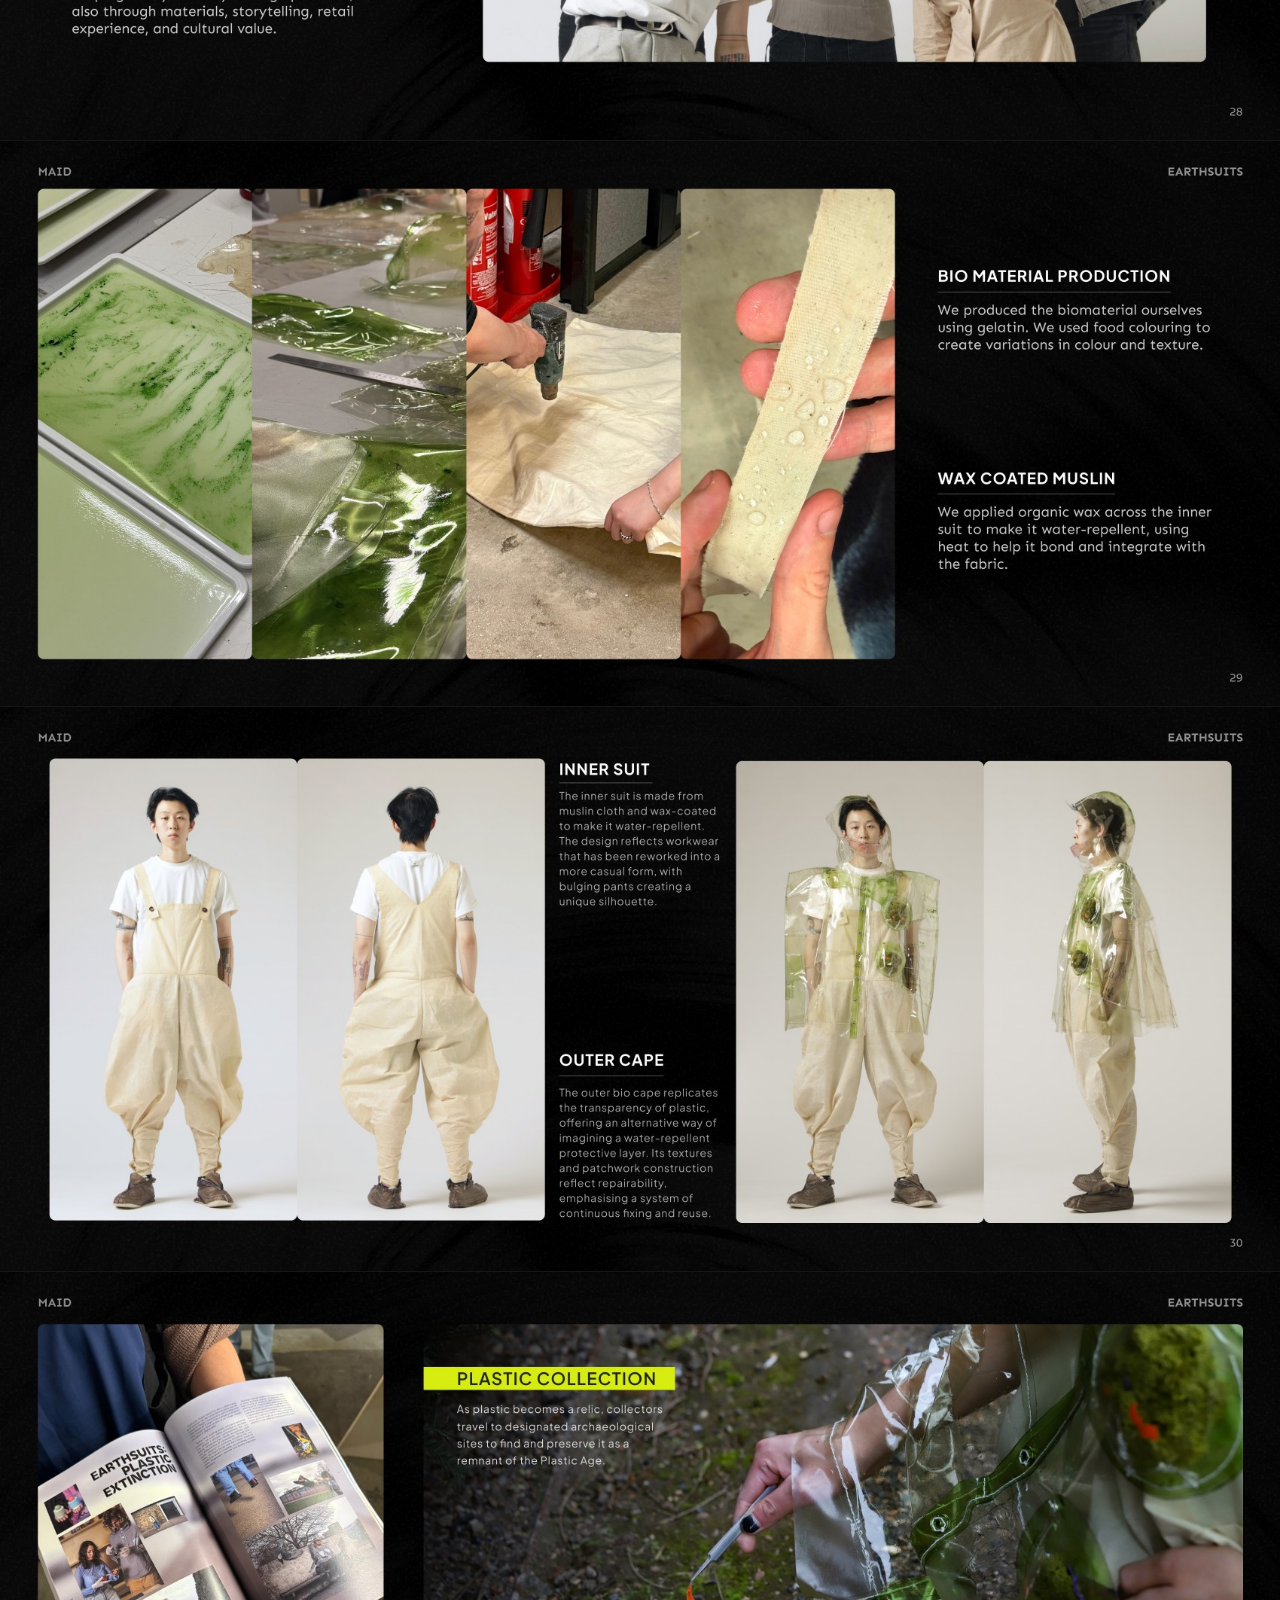
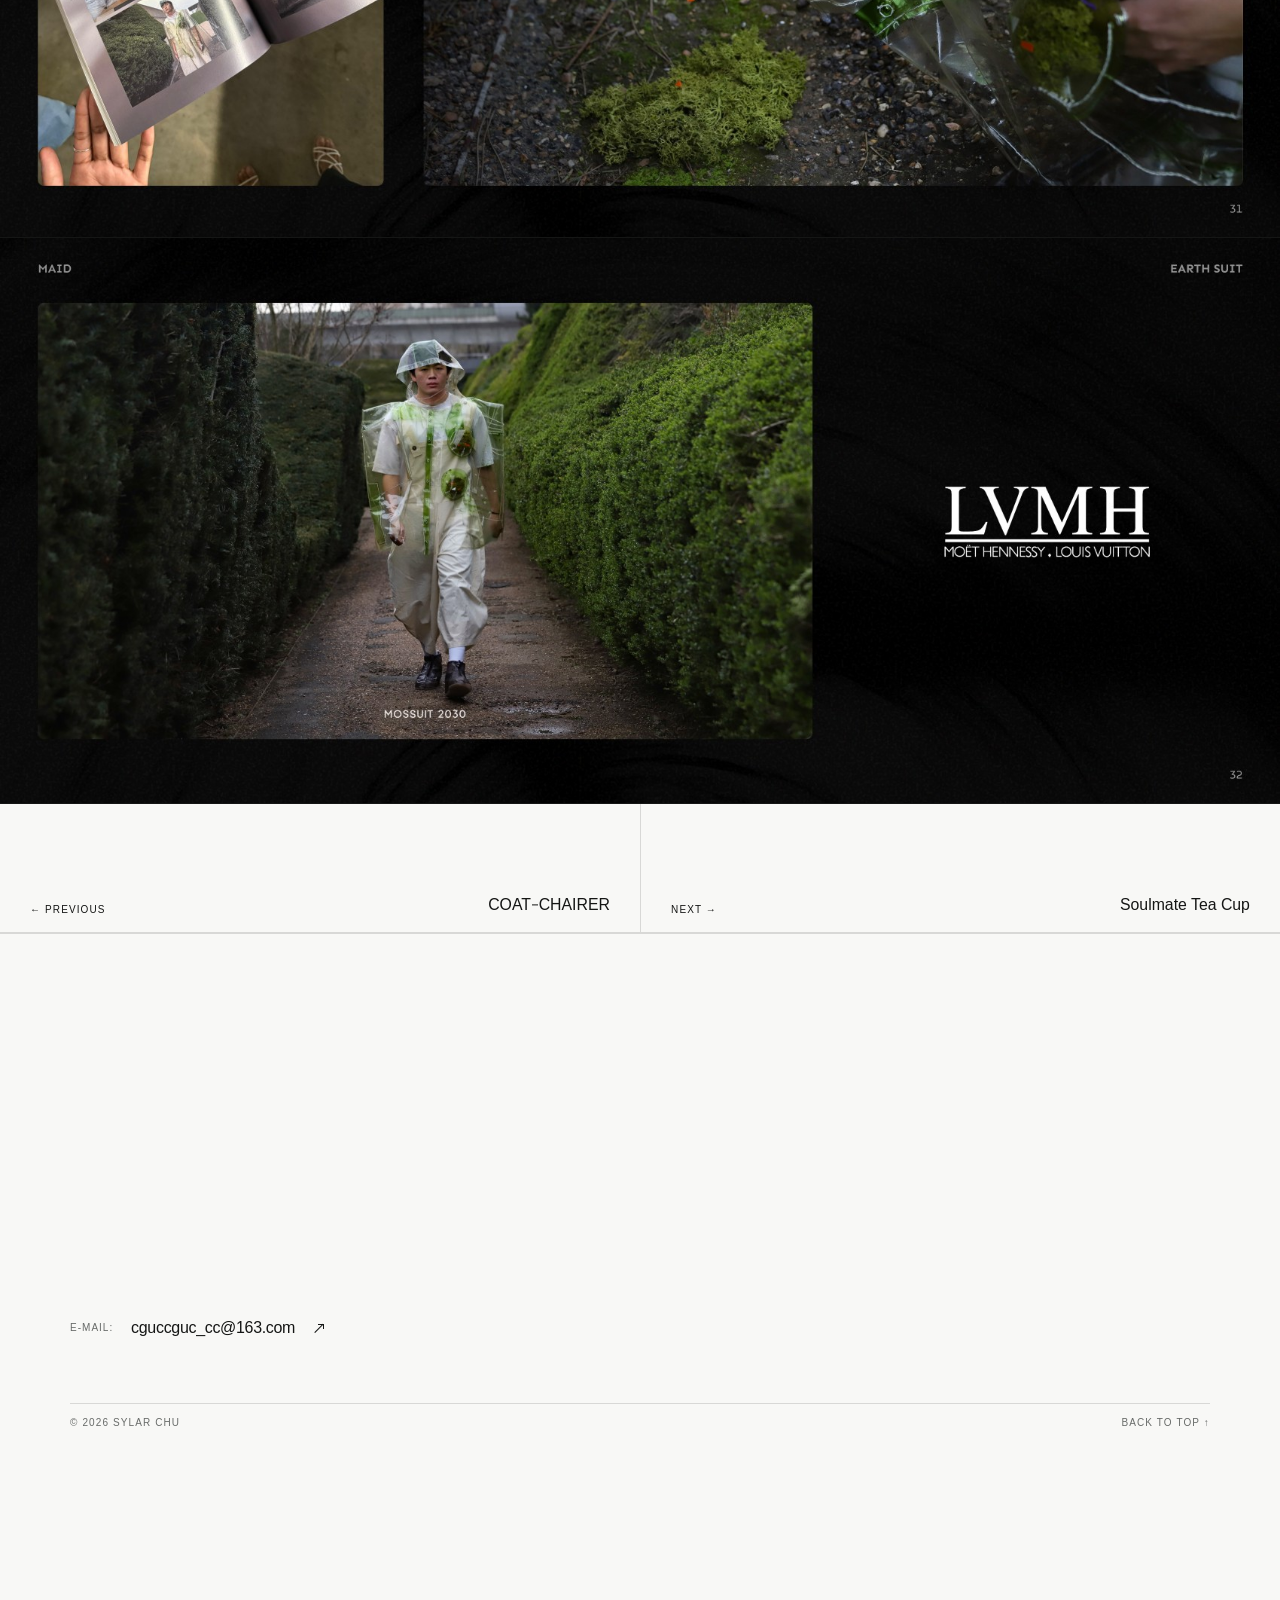
<file: work/mossuit-2030/index.html>
<!DOCTYPE html><html lang="en"><head><meta charSet="utf-8"/><meta name="viewport" content="width=device-width, initial-scale=1"/><link rel="preload" href="/portfolio-pages/page-27.jpg" as="image"/><link rel="stylesheet" href="/assets/index-BrM2KB0w.css" data-rsc-css-href="/assets/index-BrM2KB0w.css" data-precedence="vite-rsc/importer-resources"/><title>Sylar Chu — Industrial Designer</title><meta name="description" content="Thoughtful products, systems and experiences designed to improve everyday life and contribute to a better world."/><meta property="og:title" content="Sylar Chu — Designing better futures"/><meta property="og:description" content="Industrial design for a better everyday and a better world."/><meta property="og:type" content="website"/><meta property="og:image" content="https://sylarchu.com/og.png"/><meta property="og:image:width" content="1254"/><meta property="og:image:height" content="1254"/><meta property="og:image:alt" content="Sylar Chu monogram"/><meta name="twitter:card" content="summary_large_image"/><meta name="twitter:title" content="Sylar Chu — Designing better futures"/><meta name="twitter:description" content="Industrial design for a better everyday and a better world."/><meta name="twitter:image" content="https://sylarchu.com/og.png"/>
<style data-static-intro-guard>
        .home-scroll-intro__expand .scroll-expand__media { opacity: 0; }
      </style>
      <script data-static-interaction>
        if (!location.hash || location.hash === "#top") {
          if ("scrollRestoration" in history) history.scrollRestoration = "manual";
          scrollTo(0, 0);
        }
      </script><link rel="stylesheet" href="/assets/browser-compat.css?v=20260812-2"/></head><body><main id="top"><header class="site-header page-container"><a class="site-brand" href="/" aria-label="Sylar Chu — home">Sylar Chu</a><nav aria-label="Primary navigation"><a aria-current="page" href="/work">Work</a><a href="/#accessories">Accessories</a><a href="/about">About</a><a href="mailto:cguccguc_cc@163.com">Contact</a></nav></header><div class="detail-back-row page-container"><a class="detail-back-link" href="/#work"><span class="back-arrow" aria-hidden="true"></span>Back</a></div><header class="project-hero page-container"><p class="eyebrow muted">Project <!-- -->05</p><h1 class="project-hero__title display">MOSSUIT 2030</h1><dl class="project-hero__info"><div><dt>Category</dt><dd>Material Futures</dd></div><div><dt>Year</dt><dd>2026</dd></div><div><dt>Scope</dt><dd>Wearable Design · Speculative Research</dd></div><div><dt>Format</dt><dd>Case study</dd></div></dl></header><section class="project-pages" aria-label="MOSSUIT 2030 case study pages"><figure class="project-page"><img src="/portfolio-pages/page-27.jpg" alt="MOSSUIT 2030 — portfolio page 27" loading="eager"/></figure><figure class="project-page"><img src="/portfolio-pages/page-28.jpg" alt="MOSSUIT 2030 — portfolio page 28" loading="lazy"/></figure><figure class="project-page"><img src="/portfolio-pages/page-29.jpg" alt="MOSSUIT 2030 — portfolio page 29" loading="lazy"/></figure><figure class="project-page"><img src="/portfolio-pages/page-30.jpg" alt="MOSSUIT 2030 — portfolio page 30" loading="lazy"/></figure><figure class="project-page"><img src="/portfolio-pages/page-31.jpg" alt="MOSSUIT 2030 — portfolio page 31" loading="lazy"/></figure><figure class="project-page"><img src="/portfolio-pages/page-32.jpg" alt="MOSSUIT 2030 — portfolio page 32" loading="lazy"/></figure></section><nav class="project-pagination" aria-label="Project pagination"><a href="/work/coat-chairer"><span class="meta-text">← Previous</span><span><span class="project-title-mark" aria-label="COAT-CHAIRER"><span aria-hidden="true">COAT</span><span class="project-title-mark__hyphen" aria-hidden="true"></span><span aria-hidden="true">CHAIRER</span></span></span></a><a href="/work/soulmate-tea-cup"><span class="meta-text">Next →</span><span>Soulmate Tea Cup</span></a></nav><footer class="site-footer" id="contact"><div class="page-container"><a class="site-footer__email" href="mailto:cguccguc_cc@163.com"><span class="site-footer__label">E-mail:</span><span class="site-footer__address">cguccguc_cc@163.com</span><span class="site-footer__arrow diagonal-arrow" aria-hidden="true"></span></a><div class="site-footer__meta meta-text muted"><span>© <!-- -->2026<!-- --> <!-- -->Sylar Chu</span><a href="#top">Back to top ↑</a></div></div></footer></main><script src="/static-interactions.js?v=20260812-3" defer data-static-interaction></script></body></html>
</file>
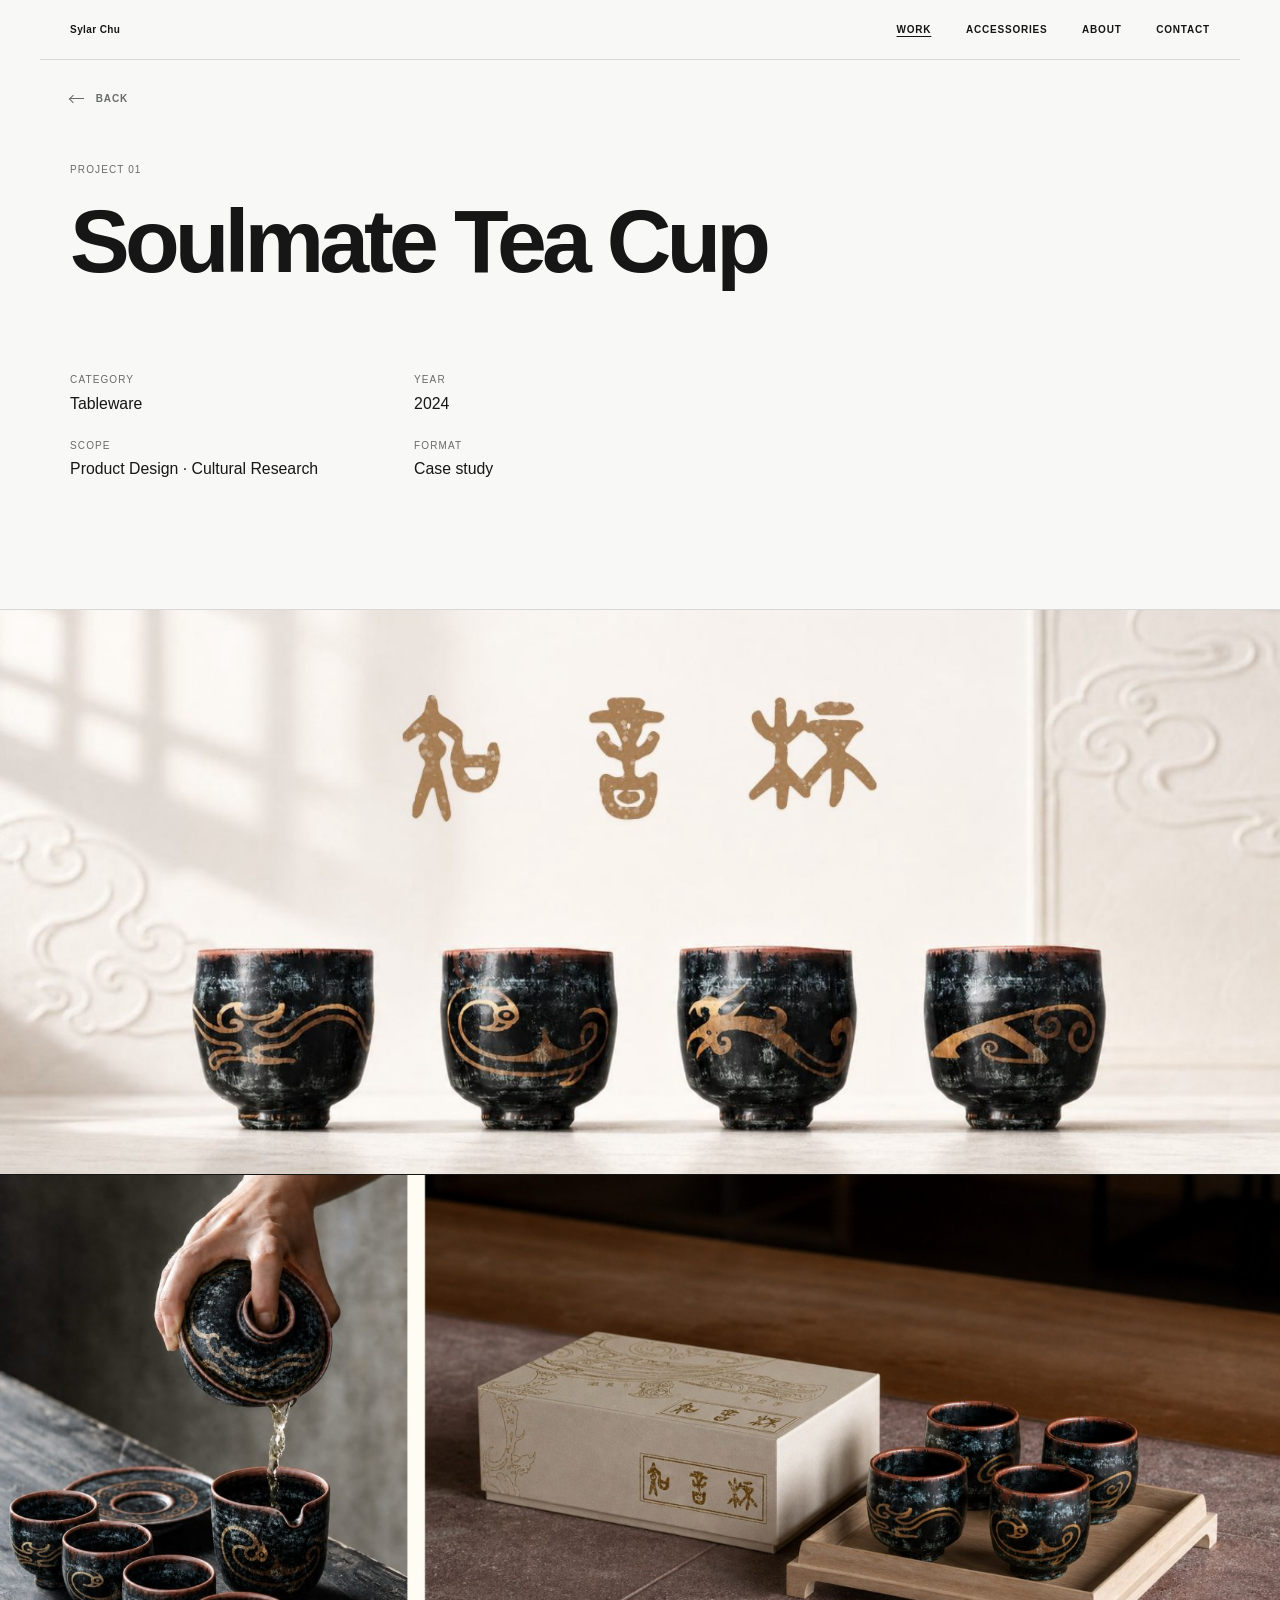
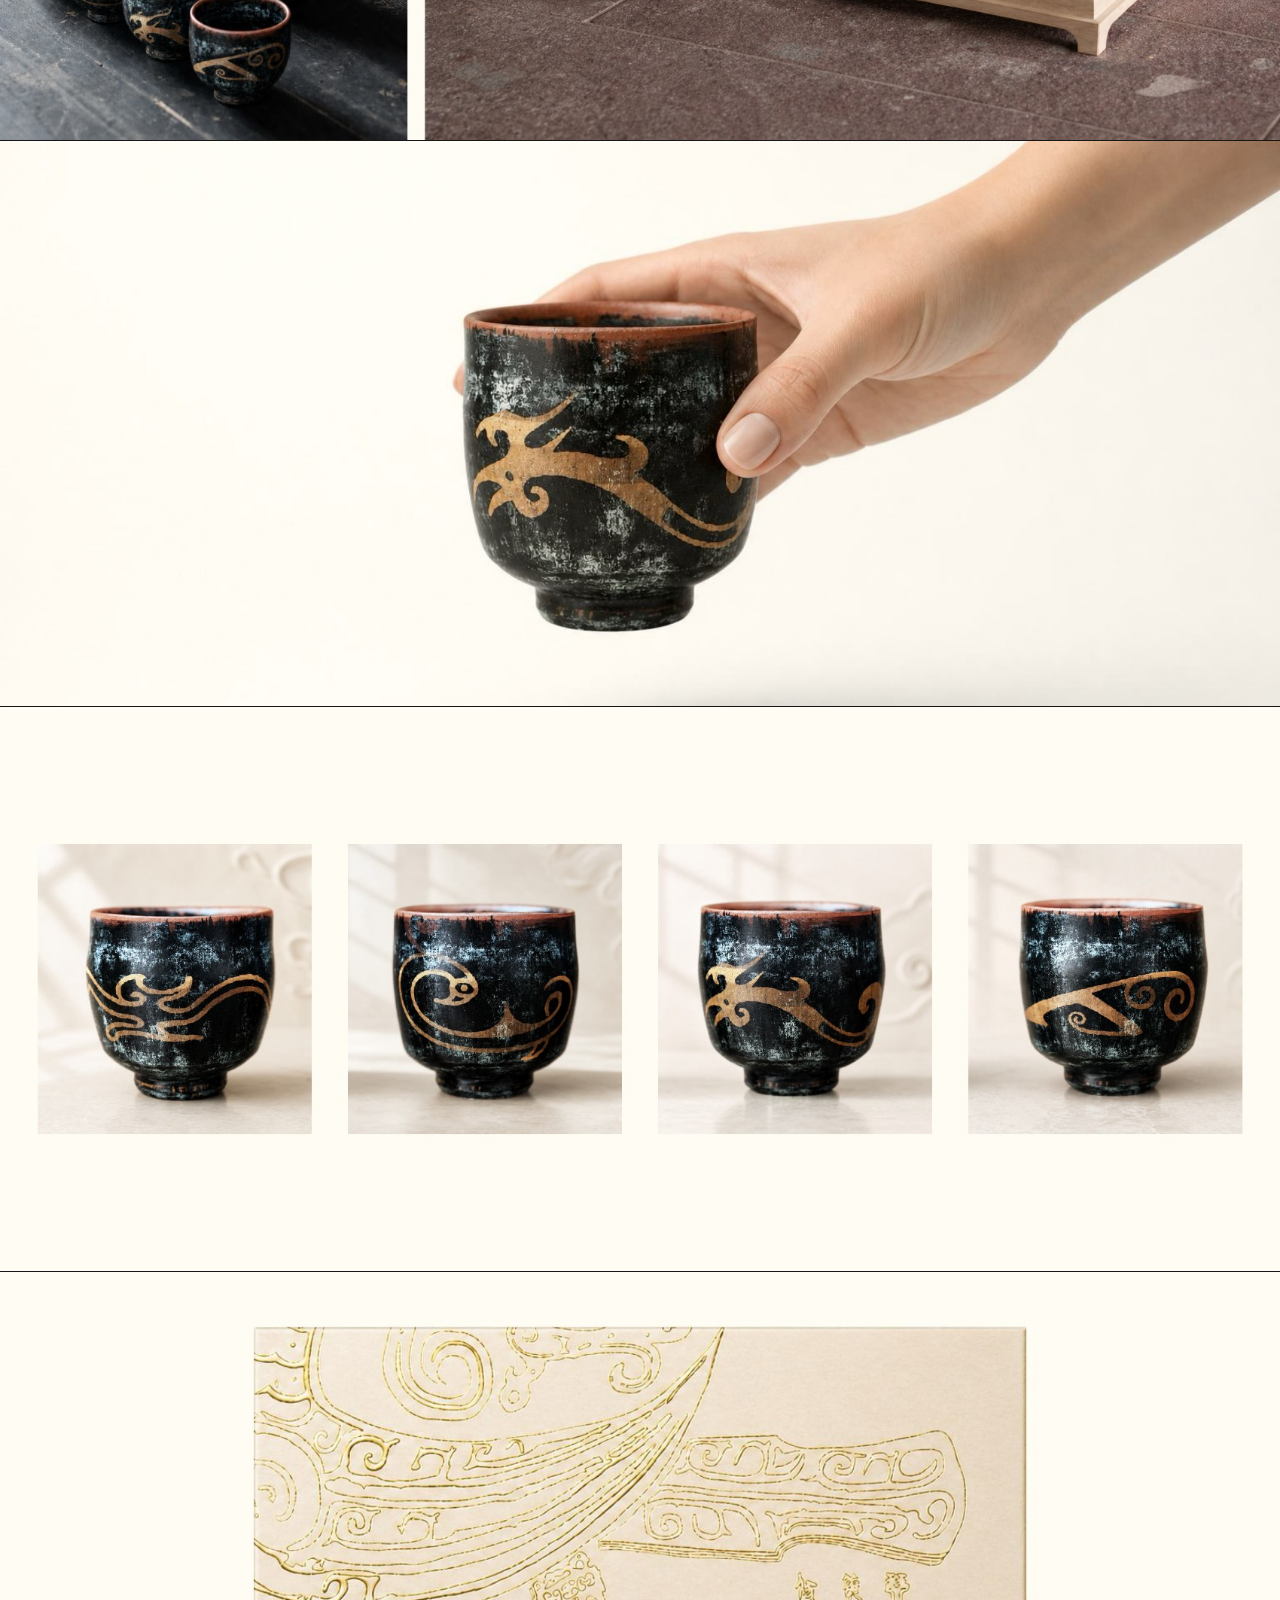
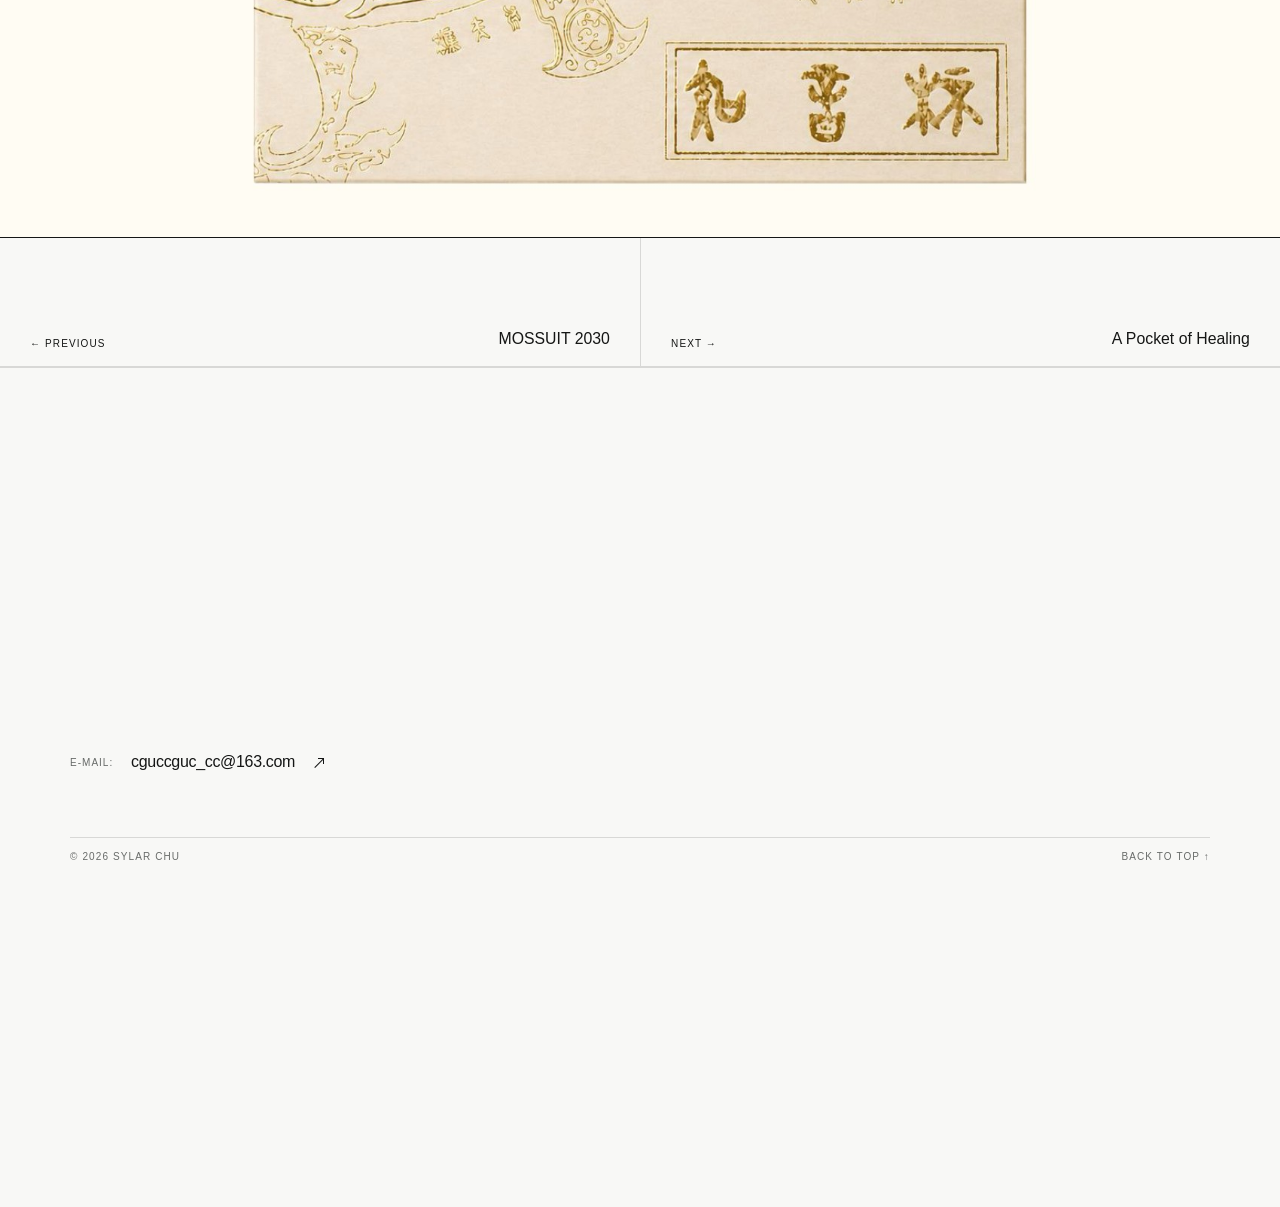
<file: work/soulmate-tea-cup/index.html>
<!DOCTYPE html><html lang="en"><head><meta charSet="utf-8"/><meta name="viewport" content="width=device-width, initial-scale=1"/><link rel="preload" href="/portfolio-pages/page-33.jpg" as="image"/><link rel="stylesheet" href="/assets/index-BrM2KB0w.css" data-rsc-css-href="/assets/index-BrM2KB0w.css" data-precedence="vite-rsc/importer-resources"/><title>Sylar Chu — Industrial Designer</title><meta name="description" content="Thoughtful products, systems and experiences designed to improve everyday life and contribute to a better world."/><meta property="og:title" content="Sylar Chu — Designing better futures"/><meta property="og:description" content="Industrial design for a better everyday and a better world."/><meta property="og:type" content="website"/><meta property="og:image" content="https://sylarchu.com/og.png"/><meta property="og:image:width" content="1254"/><meta property="og:image:height" content="1254"/><meta property="og:image:alt" content="Sylar Chu monogram"/><meta name="twitter:card" content="summary_large_image"/><meta name="twitter:title" content="Sylar Chu — Designing better futures"/><meta name="twitter:description" content="Industrial design for a better everyday and a better world."/><meta name="twitter:image" content="https://sylarchu.com/og.png"/>
<style data-static-intro-guard>
        .home-scroll-intro__expand .scroll-expand__media { opacity: 0; }
      </style>
      <script data-static-interaction>
        if (!location.hash || location.hash === "#top") {
          if ("scrollRestoration" in history) history.scrollRestoration = "manual";
          scrollTo(0, 0);
        }
      </script><link rel="stylesheet" href="/assets/browser-compat.css?v=20260812-2"/></head><body><main id="top"><header class="site-header page-container"><a class="site-brand" href="/" aria-label="Sylar Chu — home">Sylar Chu</a><nav aria-label="Primary navigation"><a aria-current="page" href="/work">Work</a><a href="/#accessories">Accessories</a><a href="/about">About</a><a href="mailto:cguccguc_cc@163.com">Contact</a></nav></header><div class="detail-back-row page-container"><a class="detail-back-link" href="/#work"><span class="back-arrow" aria-hidden="true"></span>Back</a></div><header class="project-hero page-container"><p class="eyebrow muted">Project <!-- -->01</p><h1 class="project-hero__title display">Soulmate Tea Cup</h1><dl class="project-hero__info"><div><dt>Category</dt><dd>Tableware</dd></div><div><dt>Year</dt><dd>2024</dd></div><div><dt>Scope</dt><dd>Product Design · Cultural Research</dd></div><div><dt>Format</dt><dd>Case study</dd></div></dl></header><section class="project-pages" aria-label="Soulmate Tea Cup case study pages"><figure class="project-page"><img src="/portfolio-pages/page-33.jpg" alt="Soulmate Tea Cup — portfolio page 33" loading="eager"/></figure><figure class="project-page"><img src="/portfolio-pages/page-34.jpg" alt="Soulmate Tea Cup — portfolio page 34" loading="lazy"/></figure><figure class="project-page"><img src="/portfolio-pages/page-35.jpg" alt="Soulmate Tea Cup — portfolio page 35" loading="lazy"/></figure><figure class="project-page"><img src="/portfolio-pages/page-36.jpg" alt="Soulmate Tea Cup — portfolio page 36" loading="lazy"/></figure><figure class="project-page"><img src="/portfolio-pages/page-37.jpg" alt="Soulmate Tea Cup — portfolio page 37" loading="lazy"/></figure></section><nav class="project-pagination" aria-label="Project pagination"><a href="/work/mossuit-2030"><span class="meta-text">← Previous</span><span>MOSSUIT 2030</span></a><a href="/work/a-pocket-of-healing"><span class="meta-text">Next →</span><span>A Pocket of Healing</span></a></nav><footer class="site-footer" id="contact"><div class="page-container"><a class="site-footer__email" href="mailto:cguccguc_cc@163.com"><span class="site-footer__label">E-mail:</span><span class="site-footer__address">cguccguc_cc@163.com</span><span class="site-footer__arrow diagonal-arrow" aria-hidden="true"></span></a><div class="site-footer__meta meta-text muted"><span>© <!-- -->2026<!-- --> <!-- -->Sylar Chu</span><a href="#top">Back to top ↑</a></div></div></footer></main><script src="/static-interactions.js?v=20260812-3" defer data-static-interaction></script></body></html>
</file>
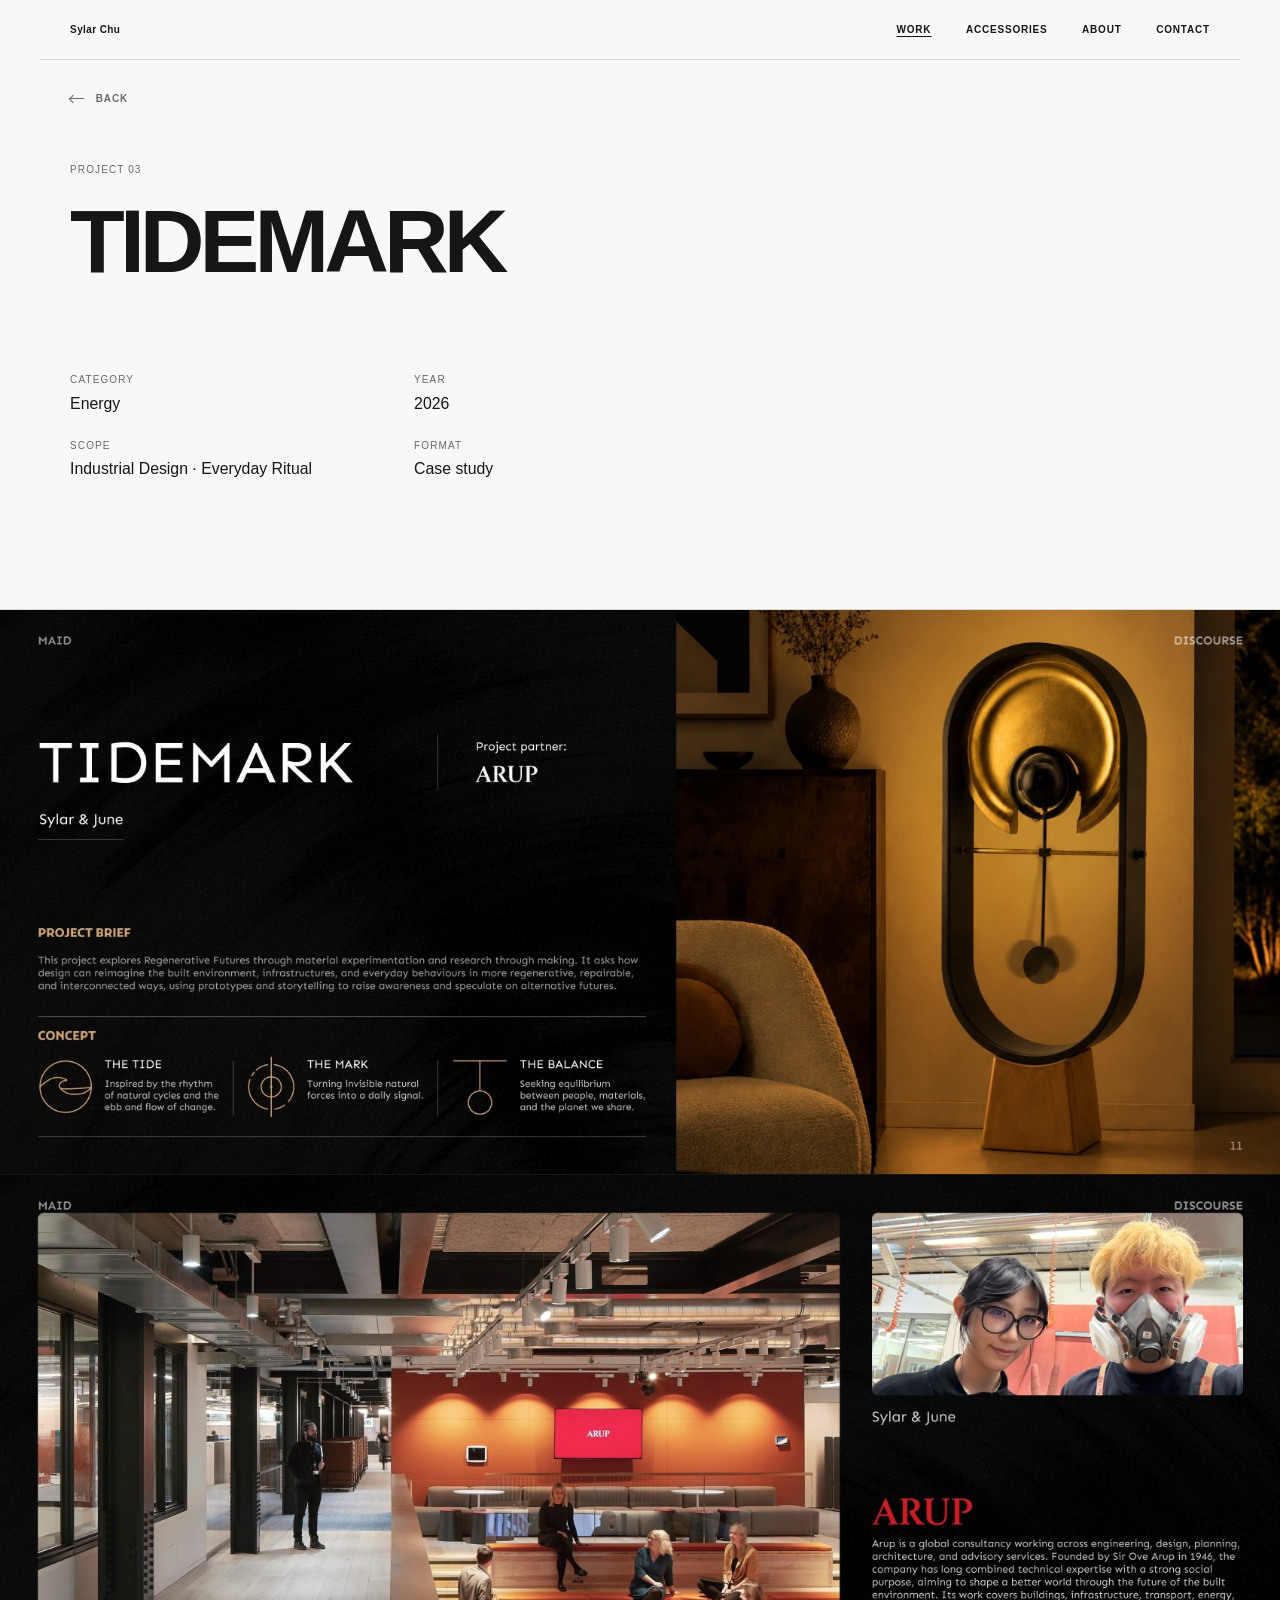
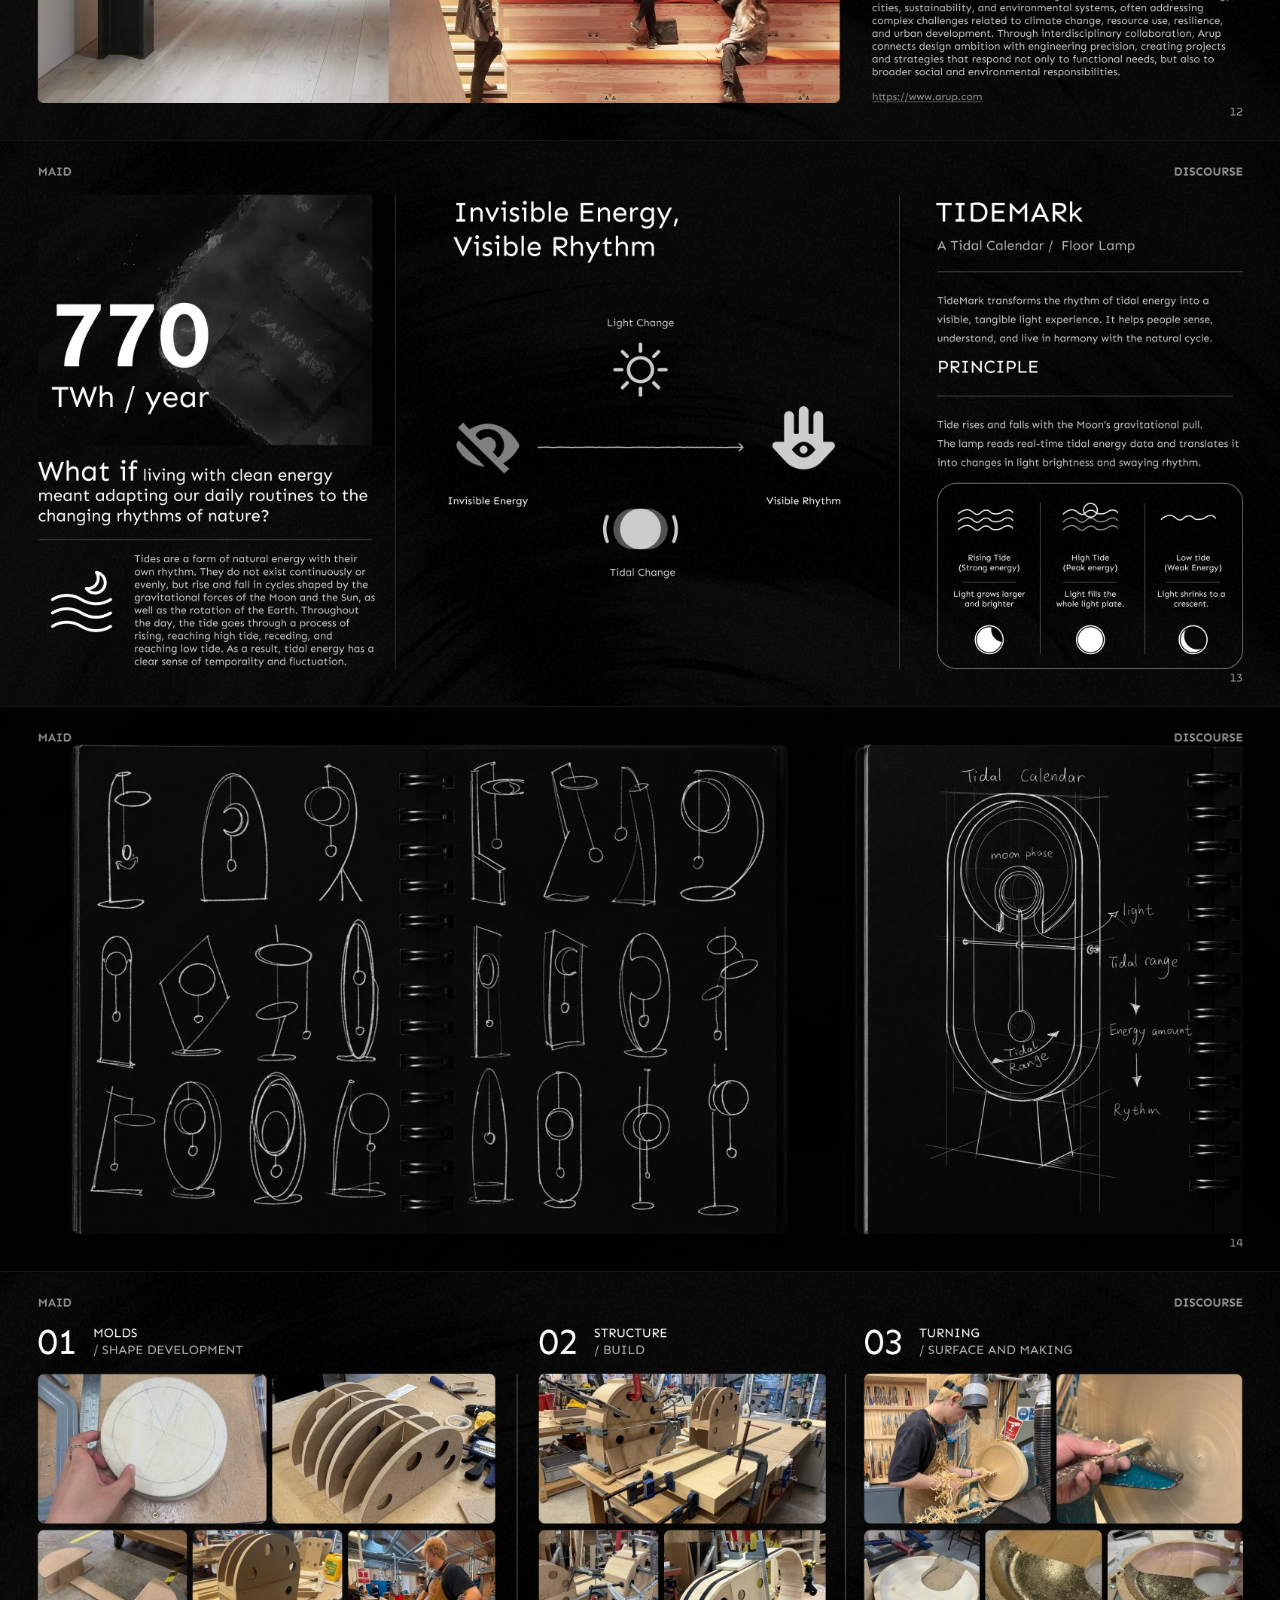
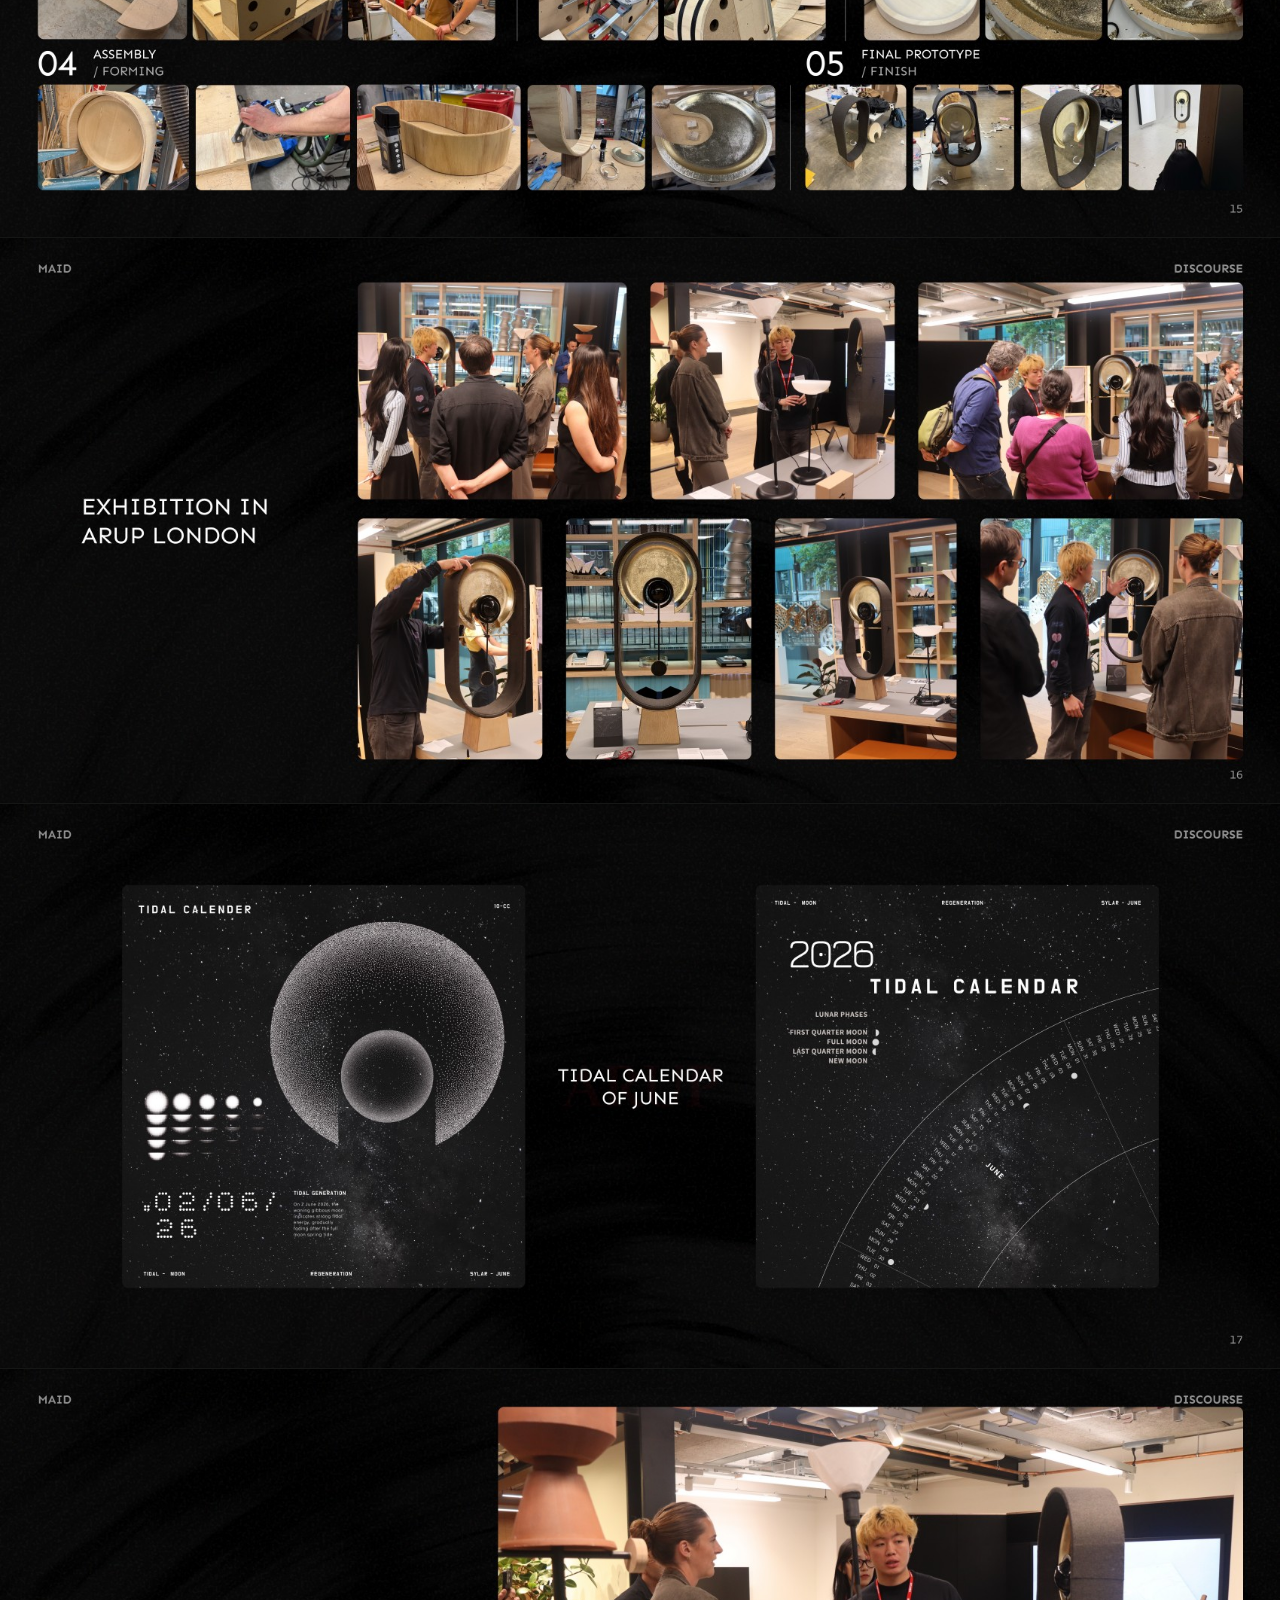
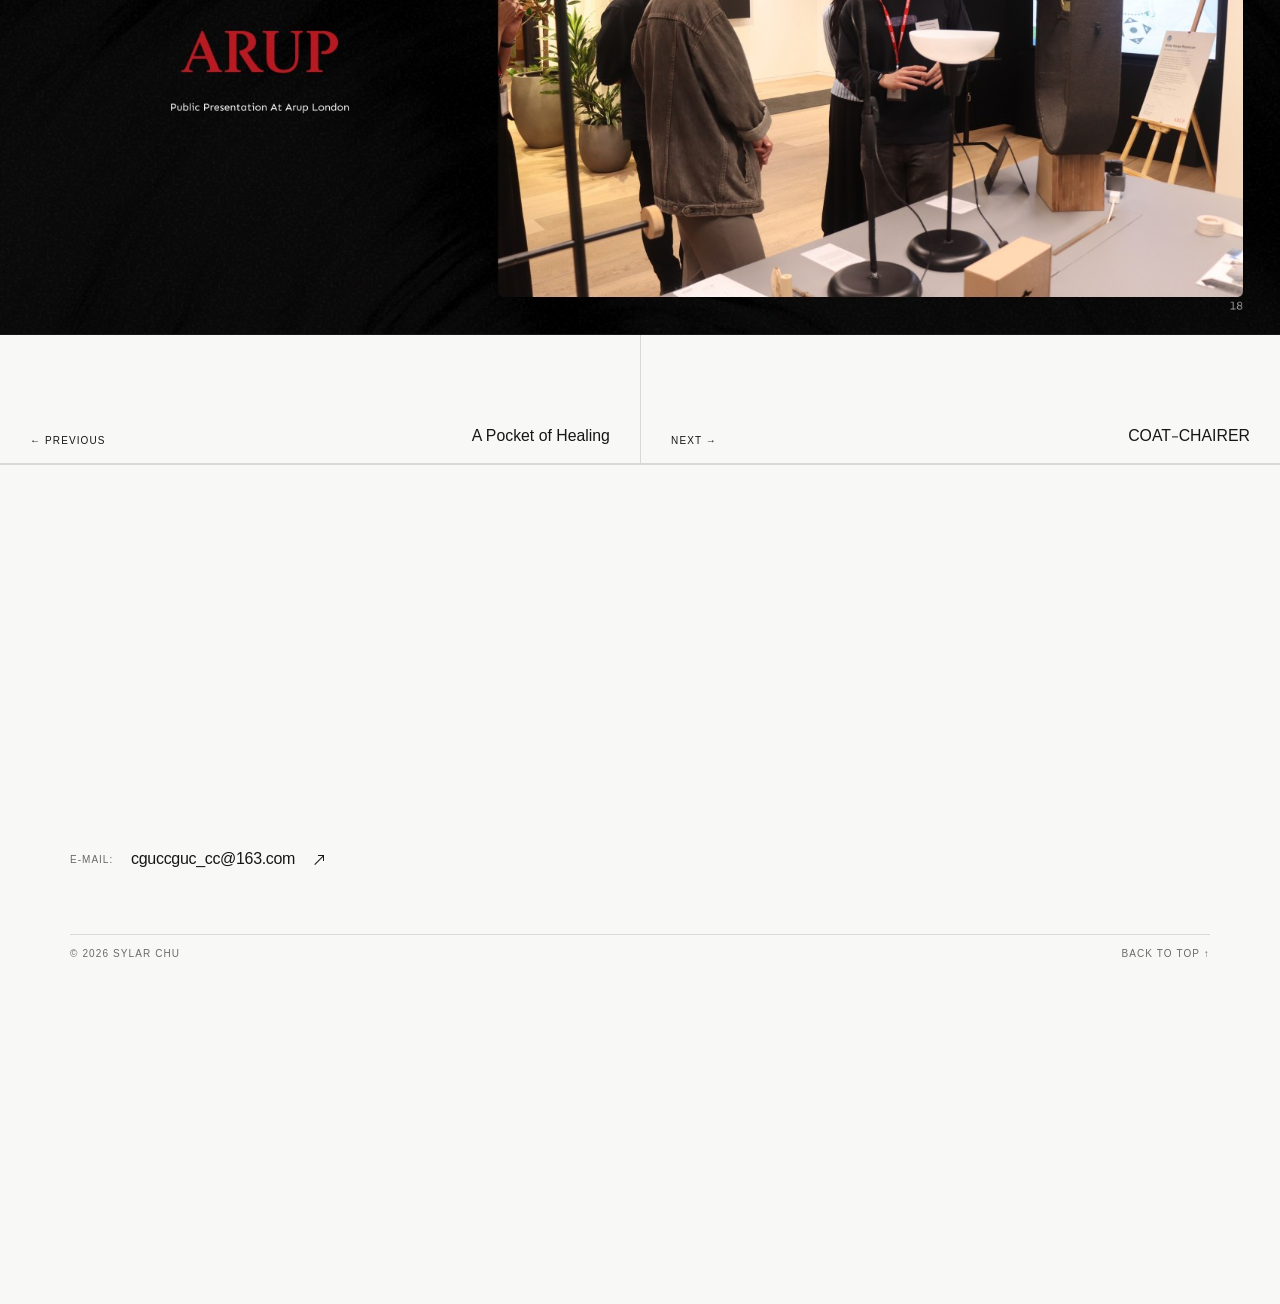
<file: work/tidemark/index.html>
<!DOCTYPE html><html lang="en"><head><meta charSet="utf-8"/><meta name="viewport" content="width=device-width, initial-scale=1"/><link rel="preload" href="/portfolio-pages/page-11.jpg" as="image"/><link rel="stylesheet" href="/assets/index-BrM2KB0w.css" data-rsc-css-href="/assets/index-BrM2KB0w.css" data-precedence="vite-rsc/importer-resources"/><title>Sylar Chu — Industrial Designer</title><meta name="description" content="Thoughtful products, systems and experiences designed to improve everyday life and contribute to a better world."/><meta property="og:title" content="Sylar Chu — Designing better futures"/><meta property="og:description" content="Industrial design for a better everyday and a better world."/><meta property="og:type" content="website"/><meta property="og:image" content="https://sylarchu.com/og.png"/><meta property="og:image:width" content="1254"/><meta property="og:image:height" content="1254"/><meta property="og:image:alt" content="Sylar Chu monogram"/><meta name="twitter:card" content="summary_large_image"/><meta name="twitter:title" content="Sylar Chu — Designing better futures"/><meta name="twitter:description" content="Industrial design for a better everyday and a better world."/><meta name="twitter:image" content="https://sylarchu.com/og.png"/>
<style data-static-intro-guard>
        .home-scroll-intro__expand .scroll-expand__media { opacity: 0; }
      </style>
      <script data-static-interaction>
        if (!location.hash || location.hash === "#top") {
          if ("scrollRestoration" in history) history.scrollRestoration = "manual";
          scrollTo(0, 0);
        }
      </script><link rel="stylesheet" href="/assets/browser-compat.css?v=20260812-2"/></head><body><main id="top"><header class="site-header page-container"><a class="site-brand" href="/" aria-label="Sylar Chu — home">Sylar Chu</a><nav aria-label="Primary navigation"><a aria-current="page" href="/work">Work</a><a href="/#accessories">Accessories</a><a href="/about">About</a><a href="mailto:cguccguc_cc@163.com">Contact</a></nav></header><div class="detail-back-row page-container"><a class="detail-back-link" href="/#work"><span class="back-arrow" aria-hidden="true"></span>Back</a></div><header class="project-hero page-container"><p class="eyebrow muted">Project <!-- -->03</p><h1 class="project-hero__title display">TIDEMARK</h1><dl class="project-hero__info"><div><dt>Category</dt><dd>Energy</dd></div><div><dt>Year</dt><dd>2026</dd></div><div><dt>Scope</dt><dd>Industrial Design · Everyday Ritual</dd></div><div><dt>Format</dt><dd>Case study</dd></div></dl></header><section class="project-pages" aria-label="TIDEMARK case study pages"><figure class="project-page"><img src="/portfolio-pages/page-11.jpg" alt="TIDEMARK — portfolio page 11" loading="eager"/></figure><figure class="project-page"><img src="/portfolio-pages/page-12.jpg" alt="TIDEMARK — portfolio page 12" loading="lazy"/></figure><figure class="project-page"><img src="/portfolio-pages/page-13.jpg" alt="TIDEMARK — portfolio page 13" loading="lazy"/></figure><figure class="project-page"><img src="/portfolio-pages/page-14.jpg" alt="TIDEMARK — portfolio page 14" loading="lazy"/></figure><figure class="project-page"><img src="/portfolio-pages/page-15.jpg" alt="TIDEMARK — portfolio page 15" loading="lazy"/></figure><figure class="project-page"><img src="/portfolio-pages/page-16.jpg" alt="TIDEMARK — portfolio page 16" loading="lazy"/></figure><figure class="project-page"><img src="/portfolio-pages/page-17.jpg" alt="TIDEMARK — portfolio page 17" loading="lazy"/></figure><figure class="project-page"><img src="/portfolio-pages/page-18.jpg" alt="TIDEMARK — portfolio page 18" loading="lazy"/></figure></section><nav class="project-pagination" aria-label="Project pagination"><a href="/work/a-pocket-of-healing"><span class="meta-text">← Previous</span><span>A Pocket of Healing</span></a><a href="/work/coat-chairer"><span class="meta-text">Next →</span><span><span class="project-title-mark" aria-label="COAT-CHAIRER"><span aria-hidden="true">COAT</span><span class="project-title-mark__hyphen" aria-hidden="true"></span><span aria-hidden="true">CHAIRER</span></span></span></a></nav><footer class="site-footer" id="contact"><div class="page-container"><a class="site-footer__email" href="mailto:cguccguc_cc@163.com"><span class="site-footer__label">E-mail:</span><span class="site-footer__address">cguccguc_cc@163.com</span><span class="site-footer__arrow diagonal-arrow" aria-hidden="true"></span></a><div class="site-footer__meta meta-text muted"><span>© <!-- -->2026<!-- --> <!-- -->Sylar Chu</span><a href="#top">Back to top ↑</a></div></div></footer></main><script src="/static-interactions.js?v=20260812-3" defer data-static-interaction></script></body></html>
</file>
<file: assets/ScrollExpandIntro-fhi0xoli.css>
.scroll-expand{--scroll-expand-progress:0;width:100%;min-height:100svh;position:relative}.scroll-expand--scroller{overscroll-behavior:contain;scrollbar-width:none;height:100%;overflow:hidden auto}.scroll-expand--scroller::-webkit-scrollbar{display:none}.scroll-expand__track{width:100%;position:relative}.scroll-expand__stage{background:var(--background);width:100%;min-height:100svh;position:sticky;top:0;overflow:hidden}.scroll-expand__frame{clip-path:inset(15% 17% round 18px);will-change:clip-path;position:absolute;inset:0;overflow:hidden}.scroll-expand__media{object-fit:cover;object-position:center;transform-origin:50%;-webkit-user-select:none;user-select:none;will-change:transform;-webkit-user-drag:none;width:100%;height:100%;position:absolute;inset:0;transform:scale(1.12)}.scroll-expand__overlay{z-index:1;opacity:0;will-change:opacity, transform;position:absolute;inset:0}.scroll-expand__overlay--visible{opacity:1}.scroll-expand__title{padding:var(--page-padding);color:var(--foreground);font-size:var(--font-h1);letter-spacing:-.04em;text-align:center;pointer-events:none;will-change:opacity, transform;place-items:center;font-weight:700;line-height:.95;display:grid;position:absolute;inset:0}.scroll-expand__hint{color:var(--muted);font-size:var(--font-caption);letter-spacing:.12em;text-align:center;text-transform:uppercase;pointer-events:none;will-change:opacity;position:absolute;bottom:1.25rem;left:0;right:0}@media (max-width:760px){.scroll-expand__frame{clip-path:inset(10% 5% round 12px)}.scroll-expand__media{object-position:42% center}}@media (prefers-reduced-motion:reduce){.scroll-expand__frame,.scroll-expand__media,.scroll-expand__overlay,.scroll-expand__title,.scroll-expand__hint{transition:none}}
</file>
<file: assets/browser-compat.css>
/* Cross-browser fallbacks loaded after the generated styles. */
.scroll-expand,
.scroll-expand__stage {
  min-height: 100vh;
}

@supports (height: 100svh) {
  .scroll-expand,
  .scroll-expand__stage {
    min-height: 100svh;
  }
}

.scroll-expand__frame {
  -webkit-clip-path: inset(15% 17% round 18px);
  clip-path: inset(15% 17% round 18px);
  -webkit-transform: translateZ(0);
  transform: translateZ(0);
}

.scroll-expand__media,
.home-canvas__art {
  -webkit-backface-visibility: hidden;
  backface-visibility: hidden;
}

@media (max-width: 760px) {
  .scroll-expand__frame {
    -webkit-clip-path: inset(8% 4% round 12px);
    clip-path: inset(8% 4% round 12px);
  }
}
</file>
<file: assets/index-BrM2KB0w.css>
/*! tailwindcss v4.2.1 | MIT License | https://tailwindcss.com */
@layer properties{@supports (((-webkit-hyphens:none)) and (not (margin-trim:inline))) or ((-moz-orient:inline) and (not (color:rgb(from red r g b)))){*,:before,:after,::backdrop{--tw-rotate-x:initial;--tw-rotate-y:initial;--tw-rotate-z:initial;--tw-skew-x:initial;--tw-skew-y:initial}}}@layer theme{:root,:host{--font-sans:ui-sans-serif, system-ui, sans-serif, "Apple Color Emoji", "Segoe UI Emoji", "Segoe UI Symbol", "Noto Color Emoji";--font-mono:ui-monospace, SFMono-Regular, Menlo, Monaco, Consolas, "Liberation Mono", "Courier New", monospace;--spacing:.25rem;--default-transition-duration:.15s;--default-transition-timing-function:cubic-bezier(.4, 0, .2, 1);--default-font-family:var(--font-sans);--default-mono-font-family:var(--font-mono)}}@layer base{*,:after,:before,::backdrop{box-sizing:border-box;border:0 solid;margin:0;padding:0}::file-selector-button{box-sizing:border-box;border:0 solid;margin:0;padding:0}html,:host{-webkit-text-size-adjust:100%;tab-size:4;line-height:1.5;font-family:var(--default-font-family,ui-sans-serif, system-ui, sans-serif, "Apple Color Emoji", "Segoe UI Emoji", "Segoe UI Symbol", "Noto Color Emoji");font-feature-settings:var(--default-font-feature-settings,normal);font-variation-settings:var(--default-font-variation-settings,normal);-webkit-tap-highlight-color:transparent}hr{height:0;color:inherit;border-top-width:1px}abbr:where([title]){-webkit-text-decoration:underline dotted;text-decoration:underline dotted}h1,h2,h3,h4,h5,h6{font-size:inherit;font-weight:inherit}a{color:inherit;-webkit-text-decoration:inherit;-webkit-text-decoration:inherit;-webkit-text-decoration:inherit;-webkit-text-decoration:inherit;text-decoration:inherit}b,strong{font-weight:bolder}code,kbd,samp,pre{font-family:var(--default-mono-font-family,ui-monospace, SFMono-Regular, Menlo, Monaco, Consolas, "Liberation Mono", "Courier New", monospace);font-feature-settings:var(--default-mono-font-feature-settings,normal);font-variation-settings:var(--default-mono-font-variation-settings,normal);font-size:1em}small{font-size:80%}sub,sup{vertical-align:baseline;font-size:75%;line-height:0;position:relative}sub{bottom:-.25em}sup{top:-.5em}table{text-indent:0;border-color:inherit;border-collapse:collapse}:-moz-focusring{outline:auto}progress{vertical-align:baseline}summary{display:list-item}ol,ul,menu{list-style:none}img,svg,video,canvas,audio,iframe,embed,object{vertical-align:middle;display:block}img,video{max-width:100%;height:auto}button,input,select,optgroup,textarea{font:inherit;font-feature-settings:inherit;font-variation-settings:inherit;letter-spacing:inherit;color:inherit;opacity:1;background-color:#0000;border-radius:0}::file-selector-button{font:inherit;font-feature-settings:inherit;font-variation-settings:inherit;letter-spacing:inherit;color:inherit;opacity:1;background-color:#0000;border-radius:0}:where(select:is([multiple],[size])) optgroup{font-weight:bolder}:where(select:is([multiple],[size])) optgroup option{padding-inline-start:20px}::file-selector-button{margin-inline-end:4px}::placeholder{opacity:1}@supports (not ((-webkit-appearance:-apple-pay-button))) or (contain-intrinsic-size:1px){::placeholder{color:currentColor}@supports (color:color-mix(in lab, red, red)){::placeholder{color:color-mix(in oklab, currentcolor 50%, transparent)}}}textarea{resize:vertical}::-webkit-search-decoration{-webkit-appearance:none}::-webkit-date-and-time-value{min-height:1lh;text-align:inherit}::-webkit-datetime-edit{display:inline-flex}::-webkit-datetime-edit-fields-wrapper{padding:0}::-webkit-datetime-edit{padding-block:0}::-webkit-datetime-edit-year-field{padding-block:0}::-webkit-datetime-edit-month-field{padding-block:0}::-webkit-datetime-edit-day-field{padding-block:0}::-webkit-datetime-edit-hour-field{padding-block:0}::-webkit-datetime-edit-minute-field{padding-block:0}::-webkit-datetime-edit-second-field{padding-block:0}::-webkit-datetime-edit-millisecond-field{padding-block:0}::-webkit-datetime-edit-meridiem-field{padding-block:0}::-webkit-calendar-picker-indicator{line-height:1}:-moz-ui-invalid{box-shadow:none}button,input:where([type=button],[type=reset],[type=submit]){appearance:button}::file-selector-button{appearance:button}::-webkit-inner-spin-button{height:auto}::-webkit-outer-spin-button{height:auto}[hidden]:where(:not([hidden=until-found])){display:none!important}}@layer components;@layer utilities{.sr-only{clip-path:inset(50%);white-space:nowrap;border-width:0;width:1px;height:1px;margin:-1px;padding:0;position:absolute;overflow:hidden}.relative{position:relative}.static{position:static}.start{inset-inline-start:var(--spacing)}.end{inset-inline-end:var(--spacing)}.table{display:table}.transform{transform:var(--tw-rotate-x,) var(--tw-rotate-y,) var(--tw-rotate-z,) var(--tw-skew-x,) var(--tw-skew-y,)}.resize{resize:both}.transition{transition-property:color,background-color,border-color,outline-color,text-decoration-color,fill,stroke,--tw-gradient-from,--tw-gradient-via,--tw-gradient-to,opacity,box-shadow,transform,translate,scale,rotate,filter,-webkit-backdrop-filter,backdrop-filter,display,content-visibility,overlay,pointer-events;transition-timing-function:var(--tw-ease,var(--default-transition-timing-function));transition-duration:var(--tw-duration,var(--default-transition-duration))}}:root{--background:#f8f8f6;--foreground:#151615;--muted:#686b69;--border:#15161524;--page-padding:clamp(1rem, 2.35vw, 2.25rem);--section-space:clamp(4.5rem, 8.5vw, 7.5rem);--content-width:75rem}*,:before,:after{box-sizing:border-box}html{background:var(--background);color:var(--foreground);scroll-behavior:smooth;scroll-snap-type:none;scroll-padding-top:3.75rem}body{background:var(--background);min-width:20rem;color:var(--foreground);-webkit-font-smoothing:antialiased;margin:0;font-family:Arial,Helvetica,sans-serif;font-size:clamp(.875rem,.2vw + .83rem,1rem);line-height:1.4}::selection{background:var(--foreground);color:var(--background)}a{color:inherit;text-decoration:none}img{max-width:100%;display:block}h1,h2,h3,p,figure,dl,dd{margin:0}:focus-visible{outline:2px solid var(--foreground);outline-offset:4px}.sr-only{clip:rect(0, 0, 0, 0);white-space:nowrap;border:0;width:1px;height:1px;margin:-1px;padding:0;position:absolute;overflow:hidden}.page-container{width:min(100%, var(--content-width));padding-inline:var(--page-padding);margin-inline:auto}.eyebrow,.meta-text{letter-spacing:.11em;text-transform:uppercase;font-size:.625rem;font-weight:500;line-height:1.2}.muted{color:var(--muted)}.display{letter-spacing:-.055em;font-size:clamp(3rem,7vw,6.2rem);font-weight:600;line-height:.93}.heading-xl{letter-spacing:-.052em;font-size:clamp(2.7rem,5.6vw,5.25rem);font-weight:600;line-height:.94}.heading-lg{letter-spacing:-.045em;font-size:clamp(2rem,3.8vw,3.8rem);font-weight:600;line-height:.96}.heading-md{letter-spacing:-.035em;font-size:clamp(1.3rem,2vw,2rem);font-weight:500;line-height:1}.body-large{letter-spacing:-.025em;font-size:clamp(1.1rem,1.55vw,1.55rem);line-height:1.25}.site-header{z-index:50;border-bottom:1px solid var(--border);background:var(--background);grid-template-columns:1fr auto;align-items:center;min-height:3.75rem;display:grid;position:sticky;top:0}@supports (color:color-mix(in lab, red, red)){.site-header{background:color-mix(in srgb, var(--background) 94%, transparent)}}.site-header{-webkit-backdrop-filter:blur(10px);backdrop-filter:blur(10px)}.site-brand{letter-spacing:.04em;font-size:.625rem;font-weight:600}.site-header nav{gap:clamp(1.1rem,2.7vw,2.5rem);display:flex}.site-header nav a{letter-spacing:.08em;text-transform:uppercase;font-size:.625rem;font-weight:600}.site-header nav a:hover,.site-header nav a[aria-current=page]{text-underline-offset:.3em;text-decoration:underline}.framer-hero{border-bottom:1px solid var(--border);isolation:isolate;width:100%;height:clamp(38rem,100svh - 3.75rem,50rem);position:relative;overflow:hidden}.linework-hero__art{z-index:-2;object-fit:cover;object-position:52% 70%;transform-origin:50% 70%;width:100%;height:100%;position:absolute;inset:0;transform:translate(3.5%)scale(1.34)}.linework-hero__intro{z-index:2;top:clamp(2.5rem,6vw,5rem);right:max(var(--page-padding), calc((100vw - var(--content-width)) / 2 + var(--page-padding)));width:min(25rem, calc(100% - var(--page-padding) * 2));grid-template-columns:2.35rem minmax(0,1fr);align-items:center;gap:.9rem;display:grid;position:absolute}.linework-hero__logo{aspect-ratio:1;object-fit:cover;width:2.35rem}.linework-hero__intro .eyebrow{white-space:nowrap}.linework-hero__copy{letter-spacing:-.02em;max-width:25rem;margin-top:.65rem;font-size:clamp(.95rem,1vw,1.08rem);line-height:1.4}.home-canvas{border-bottom:1px solid var(--border);isolation:isolate;position:relative;overflow:hidden}.home-canvas__art{z-index:-1;object-fit:cover;object-position:50% 38%;opacity:.075;filter:grayscale(1)contrast(.62);pointer-events:none;-webkit-user-select:none;user-select:none;width:100%;height:100%;position:absolute;inset:0}.section-snap-anchor{width:0;height:0;scroll-margin-top:3.75rem;display:block}.home-intro{align-items:center;min-height:clamp(20rem,24vw,26rem);display:flex}.home-intro__content{grid-template-columns:minmax(16rem,.9fr) minmax(0,1.35fr);align-items:center;gap:clamp(2rem,4vw,5rem);width:100%;display:grid}.home-intro__logo{object-fit:contain;justify-self:center;width:clamp(17rem,23vw,23rem);height:auto}.home-intro__text{width:min(100%,39rem)}.blur-text{flex-wrap:wrap;display:flex}.blur-text__segment{animation:blur-text-reveal var(--blur-duration,.55s) cubic-bezier(.22, 1, .36, 1) var(--blur-delay,0s) both;will-change:transform, filter, opacity;display:inline-block}.home-intro__logo--animated{will-change:transform, filter, opacity;animation:.7s cubic-bezier(.22,1,.36,1) .3s both intro-logo-reveal}@keyframes blur-text-reveal{0%{filter:blur(10px);opacity:0;transform:translateY(var(--blur-offset,-20px))}to{filter:blur(0);opacity:1;transform:translateY(0)}}@keyframes intro-logo-reveal{0%{filter:blur(12px);opacity:0;transform:translateY(-20px)scale(.97)}to{filter:blur(0);opacity:1;transform:translateY(0)scale(1)}}.home-intro__identity{color:var(--foreground);flex-wrap:wrap;align-items:baseline;column-gap:.25rem;font-weight:700;display:flex}.home-intro__identity strong{color:var(--foreground);font-weight:750}.home-intro__copy{letter-spacing:-.025em;max-width:36rem;margin-top:.8rem;font-size:clamp(1.1rem,1.5vw,1.4rem);line-height:1.35}.home-intro__copy--first{margin-top:0}.home-scroll-intro{background:var(--background);border-bottom:1px solid var(--foreground);position:relative}@supports (color:color-mix(in lab, red, red)){.home-scroll-intro{border-bottom:1px solid color-mix(in srgb, var(--foreground) 11%, transparent)}}.home-scroll-intro__expand .scroll-expand__frame{background:0 0}.home-scroll-intro__expand .scroll-expand__media{object-fit:contain;object-position:center center;filter:grayscale(1)contrast(1.03)}.home-scroll-intro__layout{color:var(--foreground);position:absolute;inset:0}.home-scroll-intro__logo-wrap{z-index:2;will-change:transform;width:clamp(6.5rem,9vw,9.5rem);position:absolute;top:50%;left:50%;transform:translate(-50%,-50%)}.home-scroll-intro__logo-wrap .home-intro__logo{filter:invert();mix-blend-mode:difference;width:100%;max-width:none}.home-scroll-intro__text{z-index:3;width:min(29vw,31rem);position:absolute;top:50%;right:clamp(2.25rem,5vw,6rem);transform:translateY(-50%)}.home-scroll-intro__text .home-intro__copy{max-width:34rem;font-size:clamp(1rem,1.35vw,1.32rem)}.home-scroll-intro__expand .scroll-expand__hint{color:var(--foreground)}@supports (color:color-mix(in lab, red, red)){.home-scroll-intro__expand .scroll-expand__hint{color:color-mix(in srgb, var(--foreground) 55%, transparent)}}.project-showcase-section,.product-showcase-section{scroll-snap-align:start;scroll-snap-stop:always;flex-direction:column;justify-content:center;min-height:calc(100svh - 3.75rem);display:flex;position:relative}.project-showcase-section{border-top:1px solid var(--border);width:min(100%,104rem);padding-block:clamp(4rem,7vw,6.5rem)}.product-showcase-section{padding-block:clamp(4rem,7vw,6.5rem)}.showcase-heading{grid-template-columns:1fr minmax(18rem,.8fr);align-items:end;gap:2rem;margin-bottom:clamp(1.5rem,2.4vw,2.4rem);display:grid}.showcase-heading>p{justify-self:end;max-width:30rem}.showcase-heading>div{row-gap:.65rem;display:grid}.project-showcase__rail,.product-showcase__rail{gap:clamp(.75rem,1.4vw,1.5rem);display:grid}.project-showcase{width:100%}.project-showcase .heading-lg{font-size:clamp(1.9rem,3vw,3.25rem)}.project-showcase__heading{text-align:center;grid-template-columns:1fr;justify-items:center;gap:clamp(.9rem,1.5vw,1.4rem);margin-bottom:clamp(1rem,1.5vw,1.5rem)}.project-showcase__heading>div,.product-showcase__heading>div{justify-items:center}.project-showcase__heading>p{justify-self:center;max-width:34rem}.project-showcase__rail{grid-template-columns:repeat(3,minmax(0,1fr));gap:clamp(1rem,1.8vw,1.8rem)}.project-showcase__link{min-width:0;color:inherit;display:block}.tilted-card{aspect-ratio:16/10;perspective:900px;width:100%;position:relative}.tilted-card__inner{border:1px solid var(--foreground);width:100%;height:100%;position:relative;overflow:hidden}@supports (color:color-mix(in lab, red, red)){.tilted-card__inner{border:1px solid color-mix(in srgb, var(--foreground) 18%, transparent)}}.tilted-card__inner{background:var(--background);transform-style:preserve-3d;will-change:transform;border-radius:.75rem;box-shadow:0 1rem 2.5rem #1414140e}.tilted-card__image{object-fit:cover;width:100%;height:100%;position:absolute;inset:0;transform:translateZ(0)}.tilted-card__overlay{z-index:2;position:absolute;inset:0;transform:translateZ(26px)}.project-card__label{color:#fff;opacity:0;background:linear-gradient(#00000047,#0000 30%,#000000b8);flex-direction:column;justify-content:space-between;height:100%;padding:clamp(.62rem,.9vw,.8rem);transition:opacity .22s;display:flex}.project-showcase__link:hover .project-card__label,.project-showcase__link:focus-visible .project-card__label{opacity:1}.project-card__category{color:#fff;letter-spacing:-.01em;text-shadow:0 1px 12px #00000073;width:fit-content;font-size:clamp(.7rem,.72vw,.78rem);line-height:1}.project-card__footer{grid-template-columns:1.35rem minmax(0,1fr) auto;align-items:baseline;gap:.45rem;display:grid}.project-card__footer h3{letter-spacing:-.025em;text-overflow:ellipsis;white-space:nowrap;font-size:clamp(.82rem,.82vw,.92rem);font-weight:500;line-height:1;overflow:hidden}.project-card__footer .meta-text,.project-card__footer h3{color:#fff;text-shadow:0 1px 12px #00000073}.project-card__footer .meta-text{font-size:clamp(.62rem,.66vw,.7rem);line-height:1}.tilted-card__caption{z-index:4;border:1px solid var(--foreground);background:var(--background);max-width:13rem;color:var(--foreground);pointer-events:none;white-space:nowrap;border-radius:.25rem;padding:.35rem .55rem;font-size:.65rem;line-height:1.2;position:absolute;top:0;left:0}.product-showcase{border-top:1px solid var(--border);padding-top:clamp(1.5rem,2.4vw,2.25rem)}.product-showcase .heading-lg{font-size:clamp(1.9rem,3vw,3.25rem)}.product-showcase__heading{text-align:center;grid-template-columns:1fr;justify-items:center;gap:clamp(.75rem,1.2vw,1.1rem);margin-bottom:clamp(1.5rem,2.5vw,2.25rem)}.product-showcase__heading>p{justify-self:center;max-width:34rem}.product-showcase__rail{grid-template-columns:repeat(6,minmax(0,1fr));justify-content:center;gap:clamp(1.25rem,2vw,2rem);max-width:82rem;margin-inline:auto}.product-card{min-width:0;color:inherit;grid-column:span 2;display:block}.product-card:nth-child(4){grid-column:2/span 2}.product-card:nth-child(5){grid-column:4/span 2}.product-card__image{aspect-ratio:4/3;border:1px solid var(--border);background:#f8f8f6;overflow:hidden}.product-card__image img{object-fit:cover;width:100%;height:100%;transition:transform .36s cubic-bezier(.2,.7,.2,1)}.product-card:hover .product-card__image img{transform:scale(1.025)}.product-card__meta{grid-template-columns:auto minmax(0,1fr) auto;align-items:baseline;gap:.8rem;padding-top:.8rem;display:grid}.product-card__meta h3{letter-spacing:-.015em;font-size:clamp(.9rem,1vw,1.05rem);font-weight:500}.product-card__variant{color:var(--muted);margin-top:.2rem;font-size:.68rem;line-height:1.3}.product-card__price{white-space:nowrap;font-size:.78rem;font-weight:600}.accessory-detail__header{grid-template-columns:minmax(0,1fr) minmax(20rem,.65fr);align-items:end;gap:3rem;padding-block:clamp(4rem,8vw,8rem) clamp(2rem,4vw,4rem);display:grid}.accessory-detail__header .display{margin-top:.65rem;font-size:clamp(3.25rem,7vw,8rem)}.accessory-detail__info{border-top:1px solid var(--border);grid-template-columns:repeat(auto-fit,minmax(7rem,1fr));display:grid}.accessory-detail__info div{border-left:1px solid var(--border);padding:.8rem .7rem 0}.accessory-detail__info div:first-child{border-left:0;padding-left:0}.accessory-detail__info dt{color:var(--muted);letter-spacing:.1em;text-transform:uppercase;margin-bottom:.35rem;font-size:.62rem}.accessory-detail__info dd{font-size:.9rem}.accessory-detail__image{padding-bottom:clamp(4rem,8vw,8rem)}.accessory-detail__image img{aspect-ratio:4/3;border:1px solid var(--border);object-fit:cover;width:100%}.framer-section{padding-block:var(--section-space)}.framer-section__header{grid-template-columns:1fr 1fr;align-items:end;gap:1rem;padding-bottom:clamp(2rem,4vw,3.5rem);display:grid}.framer-section__header p{justify-self:end;max-width:28rem}.project-section__intro{width:min(100%,30rem);padding-bottom:clamp(2.5rem,5vw,4.5rem)}.project-section__intro .body-large{max-width:26rem;margin-top:1.2rem}.project-list{border-top:1px solid var(--foreground)}.project-row{border-bottom:1px solid var(--border);grid-template-columns:3.5rem minmax(0,1fr) minmax(14rem,.8fr) 3rem;align-items:center;gap:1rem;min-height:clamp(6.5rem,10vw,9rem);transition:padding .18s,background .18s;display:grid}.project-row:hover{background:#1516150a;padding-inline:.8rem}.project-row__description{color:var(--muted)}.project-row__title{font-kerning:normal;white-space:nowrap}.project-title-mark{white-space:nowrap;align-items:center;display:inline-flex}.project-title-mark__hyphen{background:currentColor;flex:none;width:.34em;height:.055em;margin-inline:.075em;transform:translateY(.025em)}.project-row__arrow{justify-self:end;font-size:1rem}.project-motion{border-top:1px solid var(--foreground)}.project-motion__header{grid-template-columns:minmax(0,1.15fr) minmax(18rem,.85fr);align-items:end;gap:clamp(2rem,5vw,5rem);padding-block:clamp(2rem,4vw,3.5rem);display:grid}.project-motion__header h2{margin-top:1.25rem}.project-motion__intro{justify-self:end;gap:1rem;max-width:31rem;display:grid}.grid-motion{border-block:1px solid var(--foreground);color:#f1f3f2;cursor:ew-resize;touch-action:pan-y;-webkit-user-select:none;user-select:none;background:#111312;height:clamp(38rem,63vw,50rem);position:relative;overflow:hidden}.grid-motion__intro{background:radial-gradient(circle at 50% 45%, var(--grid-motion-gradient), transparent 58%), #111312;justify-content:center;align-items:center;width:100%;height:100%;display:flex;position:relative;overflow:hidden}@supports (color:color-mix(in lab, red, red)){.grid-motion__intro{background:radial-gradient(circle at 50% 45%, color-mix(in srgb, var(--grid-motion-gradient) 17%, transparent), transparent 58%), #111312}}.grid-motion__intro:after{z-index:3;content:"";pointer-events:none;background:linear-gradient(90deg,#1113127a,#0000 15% 85%,#1113127a);position:absolute;inset:0}.grid-motion__container{z-index:2;transform-origin:50%;flex:none;grid-template-rows:repeat(4,1fr);gap:clamp(.45rem,.8vw,.8rem);width:148%;height:124%;display:grid;position:relative;transform:rotate(-8deg)}.grid-motion__row{will-change:transform;grid-template-columns:repeat(7,minmax(0,1fr));gap:clamp(.45rem,.8vw,.8rem);min-width:0;display:grid}.grid-motion__item{min-width:0;position:relative;overflow:hidden}.grid-motion-tile{color:#f1f3f2;isolation:isolate;background:#181a19;border:1px solid #f1f3f26b;display:flex;position:absolute;inset:0;overflow:hidden}.grid-motion-tile:after{z-index:1;content:"";pointer-events:none;background:linear-gradient(#0000 58%,#00000061);border:1px solid #0000;transition:border-color .22s,background .22s;position:absolute;inset:0}.grid-motion-tile:hover:after,.grid-motion-tile:focus-visible:after{background:linear-gradient(#0000 48%,#0000008a);border-color:#f1f3f2db}.grid-motion-tile--image img{object-fit:cover;width:100%;height:100%;transition:filter .4s,transform .65s cubic-bezier(.2,.75,.2,1)}.grid-motion-tile--image:hover img,.grid-motion-tile--image:focus-visible img{filter:saturate(1.08)contrast(1.03);transform:scale(1.045)}.grid-motion-tile.crop-left img{object-position:25% center}.grid-motion-tile.crop-right img{object-position:75% center}.grid-motion-tile.crop-detail img{object-position:center 62%;transform:scale(1.15)}.grid-motion-tile.crop-detail:hover img,.grid-motion-tile.crop-detail:focus-visible img{transform:scale(1.2)}.grid-motion-tile__corner{z-index:2;color:#ffffffc7;position:absolute;bottom:.55rem;right:.65rem}.grid-motion-tile--title,.grid-motion-tile--discipline{z-index:1;flex-direction:column;justify-content:space-between;padding:clamp(.75rem,1.3vw,1.25rem)}.grid-motion-tile--title{color:#151615;background:#d8ff42}.grid-motion-tile--title:after,.grid-motion-tile--discipline:after{display:none}.grid-motion-tile--title h3{letter-spacing:-.055em;max-width:11ch;font-size:clamp(1.15rem,2vw,2rem);font-weight:600;line-height:.95}.grid-motion-tile__meta{justify-content:space-between;gap:.75rem;font-size:.625rem;display:flex}.grid-motion-tile--discipline{background:var(--background);color:var(--foreground)}.grid-motion-tile__discipline{letter-spacing:-.04em;max-width:14ch;font-size:clamp(1rem,1.5vw,1.45rem);line-height:1.02}.grid-motion-tile--discipline .diagonal-arrow{position:absolute;bottom:.8rem;right:.9rem}.project-motion__nav{border-bottom:1px solid var(--border);grid-template-columns:repeat(4,minmax(0,1fr));display:grid}.project-motion__nav a{border-left:1px solid var(--border);grid-template-columns:minmax(0,1fr) auto;align-content:space-between;gap:.65rem;min-width:0;min-height:7rem;padding:.9rem;transition:background .18s,color .18s;display:grid}.project-motion__nav a:first-child{border-left:0}.project-motion__nav a>span:nth-child(2){letter-spacing:-.035em;text-overflow:ellipsis;white-space:nowrap;grid-column:1/-1;font-size:clamp(.92rem,1.15vw,1.1rem);overflow:hidden}.project-motion__nav a:hover,.project-motion__nav a:focus-visible{background:var(--foreground);color:var(--background)}.project-motion__nav a:hover .muted,.project-motion__nav a:focus-visible .muted{color:#f1f3f2a6}.diagonal-arrow{width:1em;height:1em;display:inline-block;position:relative}.diagonal-arrow:before{content:"";transform-origin:50%;background:currentColor;width:.82em;height:1px;position:absolute;top:50%;right:.04em;transform:rotate(-45deg)}.diagonal-arrow:after{content:"";border-top:1px solid;border-right:1px solid;width:.46em;height:.46em;position:absolute;top:.07em;right:.07em}.framer-about{min-height:calc(100svh - 3.75rem);padding-block:var(--section-space) clamp(5rem, 7vw, 6.5rem);border-top:1px solid var(--border);scroll-snap-align:start;scroll-snap-stop:always;grid-template-columns:1fr 2fr;align-content:center;gap:1rem;display:grid;position:relative}.framer-about__content{gap:clamp(2.25rem,4.5vw,4.25rem);display:grid}.framer-about__copy{max-width:48rem;font-size:clamp(1.65rem,2.65vw,2.75rem);line-height:1.02}.framer-about__details{grid-template-columns:repeat(2,1fr);gap:1rem;display:grid}.framer-about__details>div{border-top:1px solid var(--border);padding-top:.7rem}.framer-about__details dt{color:var(--muted);letter-spacing:.11em;text-transform:uppercase;margin-bottom:1rem;font-size:.625rem}.framer-about__contact{border-top:1px solid var(--border);padding-top:clamp(1rem,2vw,1.75rem)}.framer-about__contact .site-footer__email{padding-block:0}.framer-about>.site-footer__meta{right:var(--page-padding);bottom:clamp(1rem,2vw,1.6rem);left:var(--page-padding);position:absolute}.site-footer{border-top:1px solid var(--border);scroll-snap-align:start;scroll-snap-stop:always;align-items:center;min-height:calc(100svh - 3.75rem);display:flex}.site-footer>.page-container{width:min(calc(100% - (var(--page-padding) * 2)), var(--content-width))}.site-footer__email{align-items:center;gap:clamp(.65rem,1.4vw,1.25rem);padding-block:clamp(2.5rem,5vw,4.5rem);display:flex}.site-footer__label{color:var(--muted);letter-spacing:.1em;text-transform:uppercase;font-size:.625rem;font-weight:500;line-height:1}.site-footer__address{letter-spacing:-.02em;font-size:clamp(1rem,1.25vw,1.25rem);font-weight:400;line-height:1.3}.site-footer__arrow{flex:none;width:.65rem;height:.65rem;margin-left:.05rem;font-size:.85rem}.site-footer__arrow:before{width:.72rem;right:0}.site-footer__arrow:after{width:.34rem;height:.34rem;top:.04rem;right:.02rem}.site-footer__email:hover .site-footer__address{text-underline-offset:.12em;text-decoration:underline}.site-footer__meta{border-top:1px solid var(--border);justify-content:space-between;padding-block:.8rem 1.5rem;display:flex}.detail-back-row{padding-top:clamp(1.25rem,2.4vw,2rem)}.detail-back-link{color:var(--muted);letter-spacing:.09em;text-transform:uppercase;align-items:center;gap:.6rem;font-size:.625rem;font-weight:600;transition:color .16s;display:inline-flex}.detail-back-link:hover{color:var(--foreground)}.back-arrow{width:1rem;height:1rem;display:inline-block;position:relative}.back-arrow:before{content:"";background:currentColor;width:.9rem;height:1px;position:absolute;top:calc(50% - .5px);left:0}.back-arrow:after{content:"";border-bottom:1px solid;border-left:1px solid;width:.38rem;height:.38rem;position:absolute;top:.31rem;left:0;transform:rotate(45deg)}.page-intro{border-bottom:1px solid var(--border);padding-block:clamp(5rem,12vw,11rem) clamp(3rem,6vw,6rem)}.page-intro__copy{max-width:36rem;margin-top:2rem}.work-index{padding-block:var(--section-space)}.project-hero{padding-block:clamp(4rem,10vw,9rem)}.detail-back-row+.project-hero,.detail-back-row+.accessory-detail__header{padding-top:clamp(2rem,4vw,3.5rem)}.project-hero h1{max-width:61rem;margin-top:1.5rem}.project-hero__title{font-kerning:normal;text-wrap:balance}.project-hero__info{grid-template-columns:repeat(2,1fr);gap:1.5rem 1rem;max-width:42rem;margin-top:clamp(3rem,7vw,6rem);display:grid}.project-hero__info dt{color:var(--muted);letter-spacing:.11em;text-transform:uppercase;margin-bottom:.35rem;font-size:.625rem}.project-pages{border-top:1px solid var(--border)}.project-page{border-bottom:1px solid var(--border);background:#151615}.project-page img{width:100%;height:auto}.project-pagination{border-bottom:1px solid var(--border);grid-template-columns:1fr 1fr;display:grid}.project-pagination a{min-height:8rem;padding:1rem var(--page-padding);border-left:1px solid var(--border);justify-content:space-between;align-items:flex-end;display:flex}.project-pagination a:first-child{border-left:0}.project-pagination a:hover{background:#1516150a}@media (max-width:960px){.project-showcase__rail{grid-template-columns:repeat(2,minmax(0,1fr))}.product-showcase__rail{max-width:none;padding:.5rem var(--page-padding) 1.5rem;margin-inline:calc(var(--page-padding) * -1);scroll-snap-type:x mandatory;scrollbar-width:thin;grid-template-columns:none;grid-auto-columns:minmax(11rem,26vw);grid-auto-flow:column;overflow-x:auto}.product-card{scroll-snap-align:start;grid-column:auto}.product-card:nth-child(4),.product-card:nth-child(5){grid-column:auto}}@media (max-width:760px){.showcase-heading{grid-template-columns:1fr;gap:1rem}.showcase-heading>p{justify-self:start}.project-showcase__heading>p,.product-showcase__heading>p{justify-self:center}.home-intro{min-height:13rem}.home-scroll-intro__expand .scroll-expand__frame{clip-path:inset(8% 4% round 12px)}.home-scroll-intro__expand .scroll-expand__media{object-position:center center}.home-scroll-intro__logo-wrap{width:5.25rem;top:42%;bottom:auto;left:50%;transform:translate(-50%,-50%)}.home-scroll-intro__text{top:auto;right:var(--page-padding);bottom:3.5rem;left:var(--page-padding);background:var(--background);width:auto;padding:.9rem 1rem}@supports (color:color-mix(in lab, red, red)){.home-scroll-intro__text{background:color-mix(in srgb, var(--background) 86%, transparent)}}.home-scroll-intro__text{-webkit-backdrop-filter:blur(10px);backdrop-filter:blur(10px);transform:none}.home-scroll-intro__text .home-intro__copy{font-size:clamp(.92rem,3.8vw,1.05rem)}.product-showcase__rail{grid-auto-columns:minmax(11rem,58vw)}.project-showcase__rail{grid-template-columns:1fr}.tilted-card__caption{display:none}.accessory-detail__header{grid-template-columns:1fr;gap:2rem}.framer-section__header,.framer-about{grid-template-columns:1fr}.framer-section__header p{justify-self:start}.project-row{grid-template-columns:2.25rem minmax(0,1fr) 2rem}.project-row__description{display:none}.project-motion__header{grid-template-columns:1fr;gap:1.5rem}.project-motion__intro{justify-self:start;max-width:28rem}.grid-motion{height:clamp(27rem,116vw,36rem)}.grid-motion__container{gap:.4rem;width:225%;height:120%;transform:rotate(-9deg)}.grid-motion__row{gap:.4rem}.grid-motion-tile--title h3{font-size:clamp(1rem,4.5vw,1.4rem)}.grid-motion-tile__discipline{font-size:clamp(.9rem,3.8vw,1.2rem)}.project-motion__nav{grid-template-columns:repeat(2,minmax(0,1fr))}.project-motion__nav a:nth-child(3){border-left:0}.project-motion__nav a:nth-child(n+3){border-top:1px solid var(--border)}.framer-about{gap:3rem}}@media (max-width:520px){.site-header nav{gap:.8rem}.site-header nav a:last-child{display:none}.home-canvas__art{object-position:46% 30%;opacity:.06}.home-intro{align-items:flex-start;min-height:15rem;padding-top:2rem}.home-intro__content{grid-template-columns:5.5rem minmax(0,1fr);gap:1rem}.home-intro__logo{width:5.5rem}.home-intro__copy{margin-top:.45rem;font-size:.92rem}.project-showcase-section{padding-top:3.25rem}.site-footer__email{flex-wrap:wrap;row-gap:.7rem}.site-footer__label{flex-basis:100%}.site-footer__address{font-size:clamp(1.15rem,6vw,1.4rem)}.project-card__label{min-height:3.1rem;padding:.6rem .7rem}.accessory-detail__info{grid-template-columns:1fr}.accessory-detail__info div,.accessory-detail__info div:first-child{border-top:1px solid var(--border);border-left:0;padding:.75rem 0}.framer-hero{height:min(42rem,100svh - 3.75rem);min-height:34rem}.linework-hero__art{object-position:48% 68%;transform-origin:50% 68%;transform:scale(1.04)}.linework-hero__intro{top:1rem;right:var(--page-padding);left:var(--page-padding);background:var(--background);grid-template-columns:2.5rem minmax(0,1fr);gap:.85rem;width:auto;padding:.85rem}@supports (color:color-mix(in lab, red, red)){.linework-hero__intro{background:color-mix(in srgb, var(--background) 92%, transparent)}}.linework-hero__logo{width:2.5rem}.linework-hero__intro .eyebrow{white-space:normal}.linework-hero__copy{margin-top:.45rem;font-size:.9rem;line-height:1.35}.project-hero__title{font-size:clamp(2.35rem,12vw,3rem)}.project-row{min-height:5.5rem}.framer-about__details,.project-hero__info,.project-pagination{grid-template-columns:1fr}.project-pagination a{border-left:0;border-top:1px solid var(--border)}}@property --tw-rotate-x{syntax:"*";inherits:false}@property --tw-rotate-y{syntax:"*";inherits:false}@property --tw-rotate-z{syntax:"*";inherits:false}@property --tw-skew-x{syntax:"*";inherits:false}@property --tw-skew-y{syntax:"*";inherits:false}
</file>
